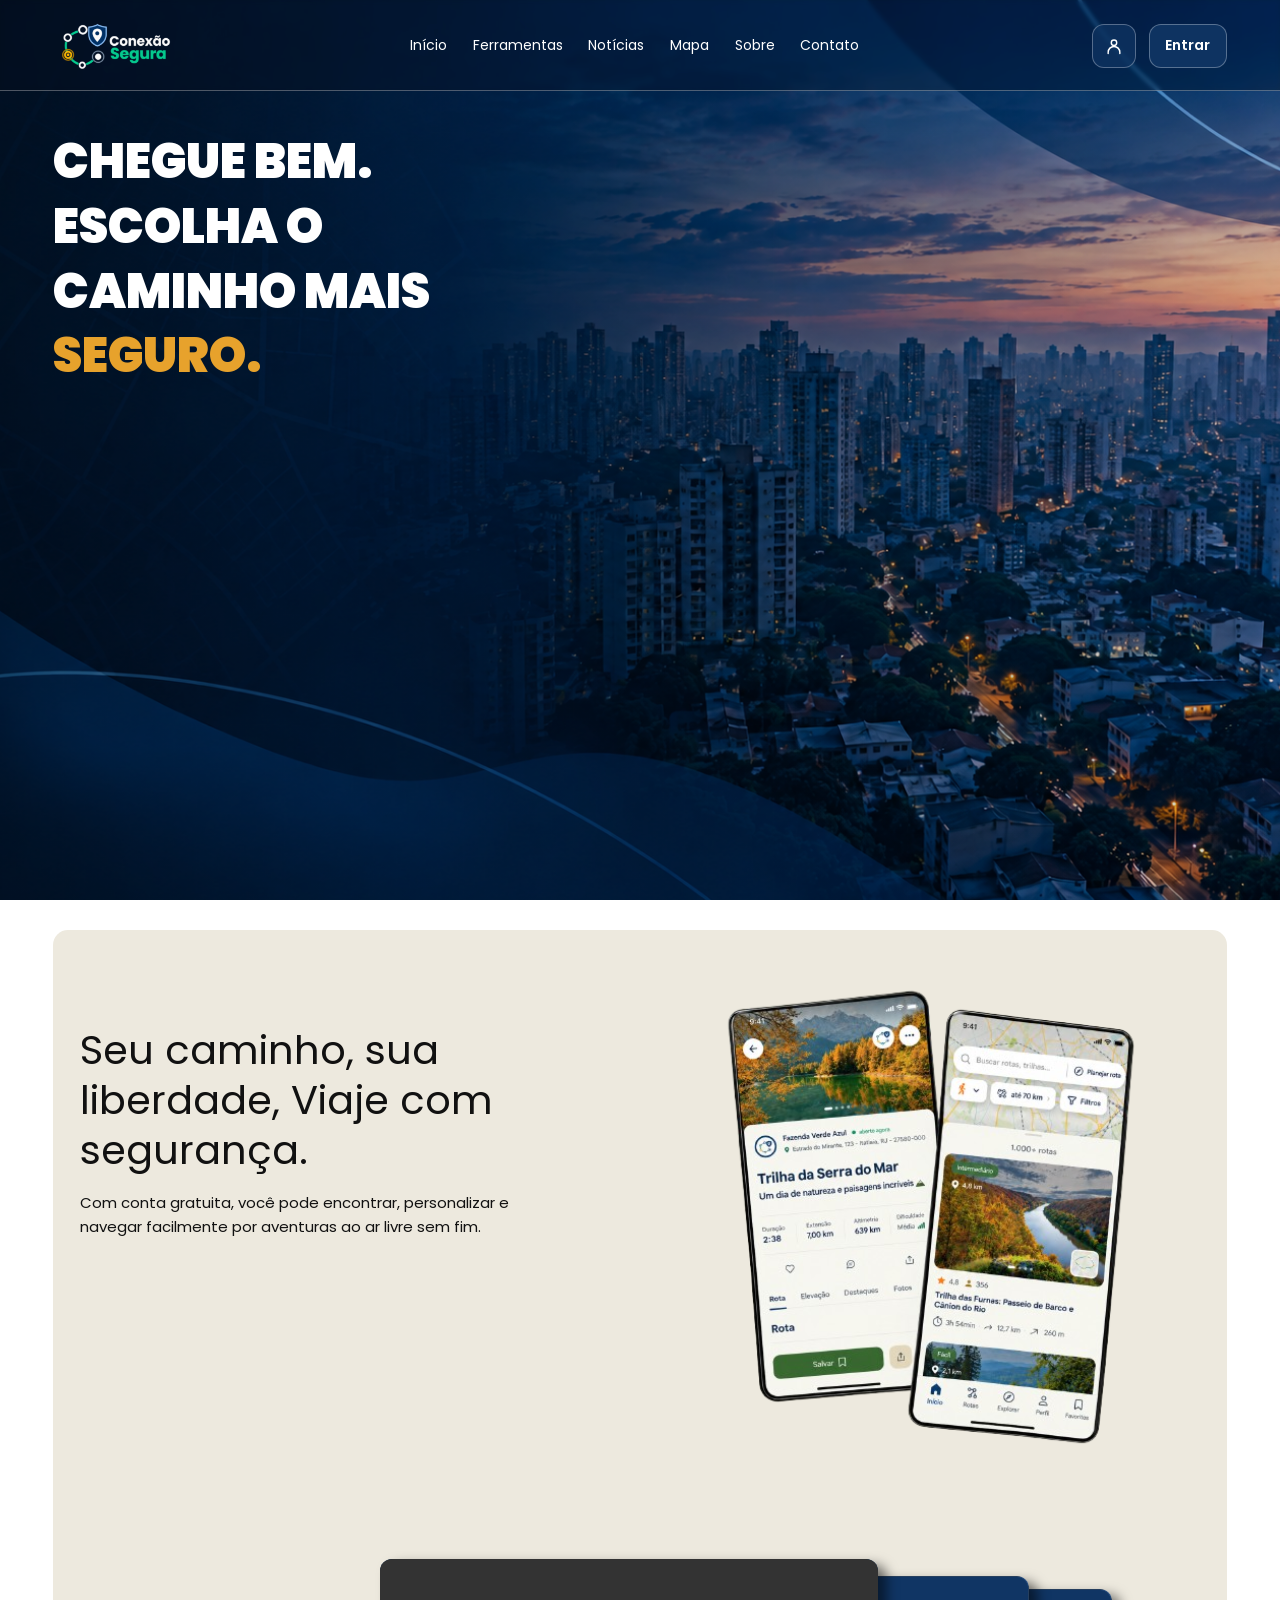
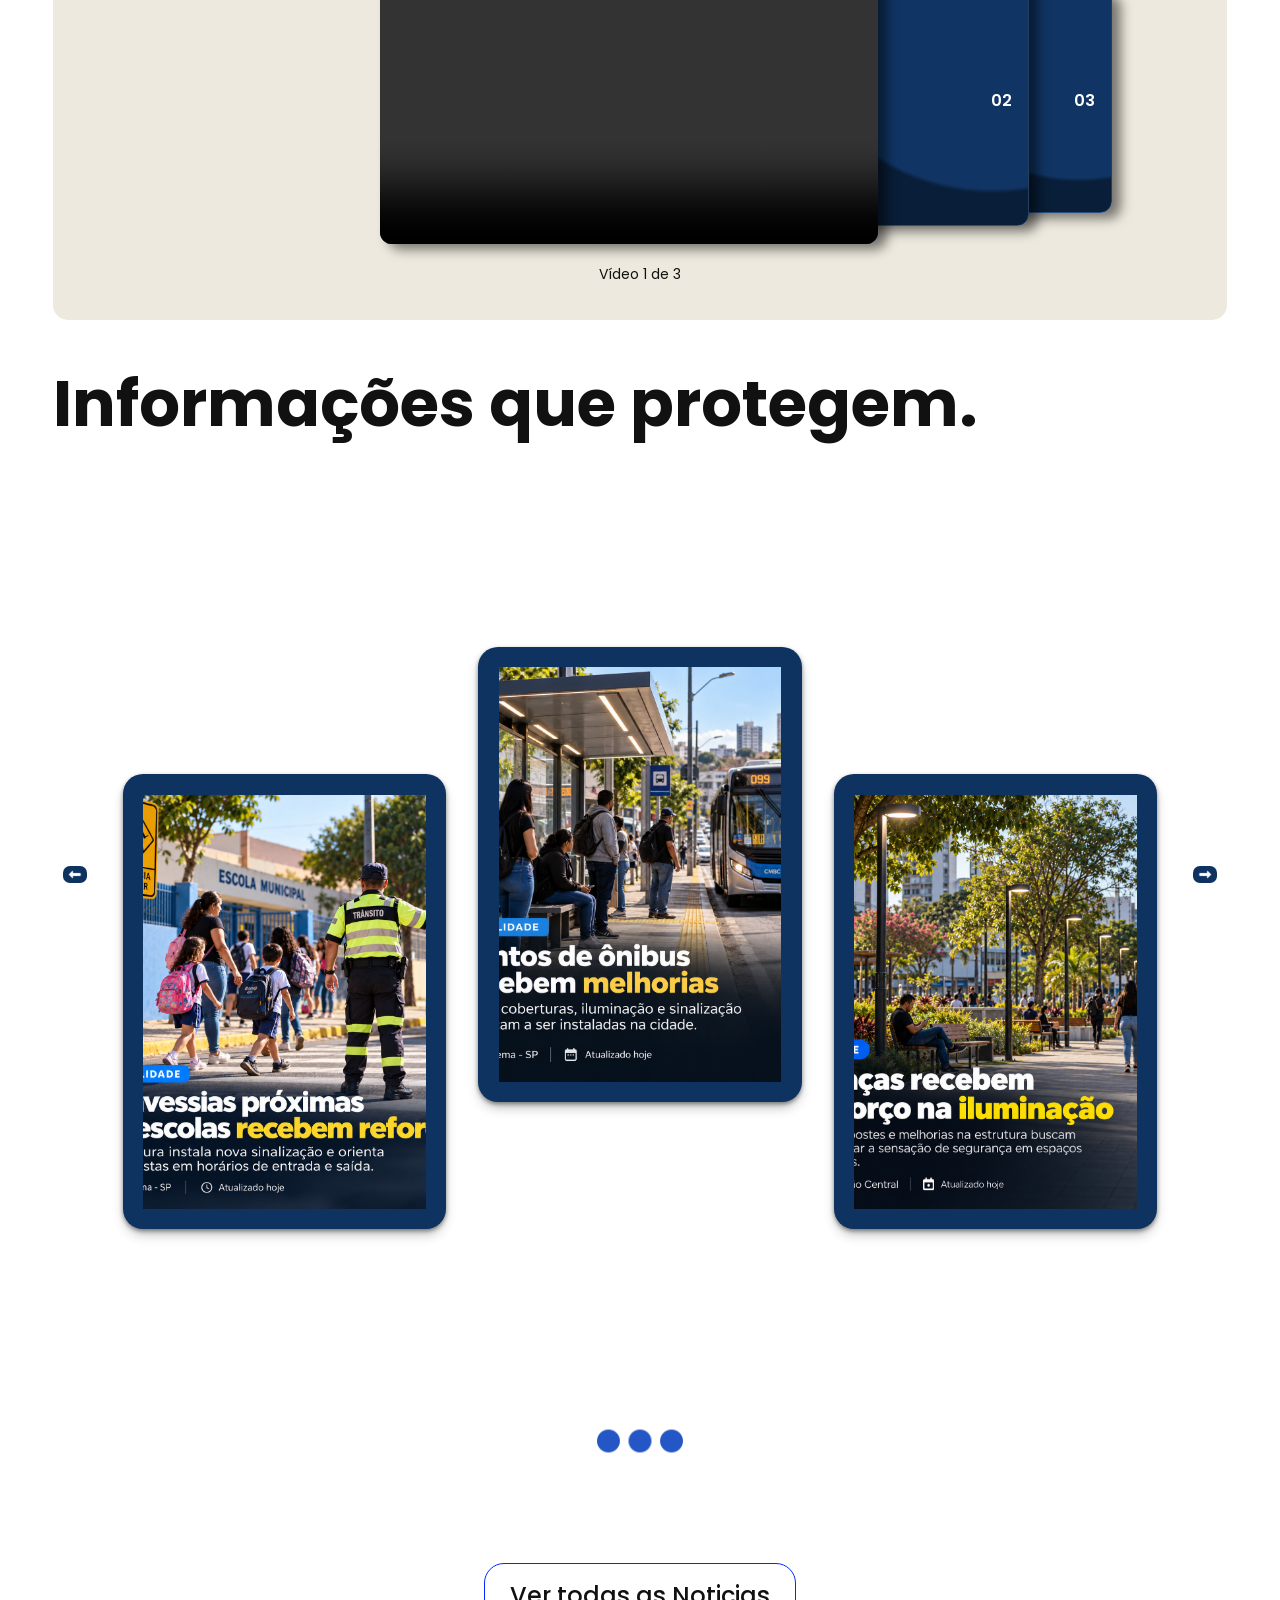
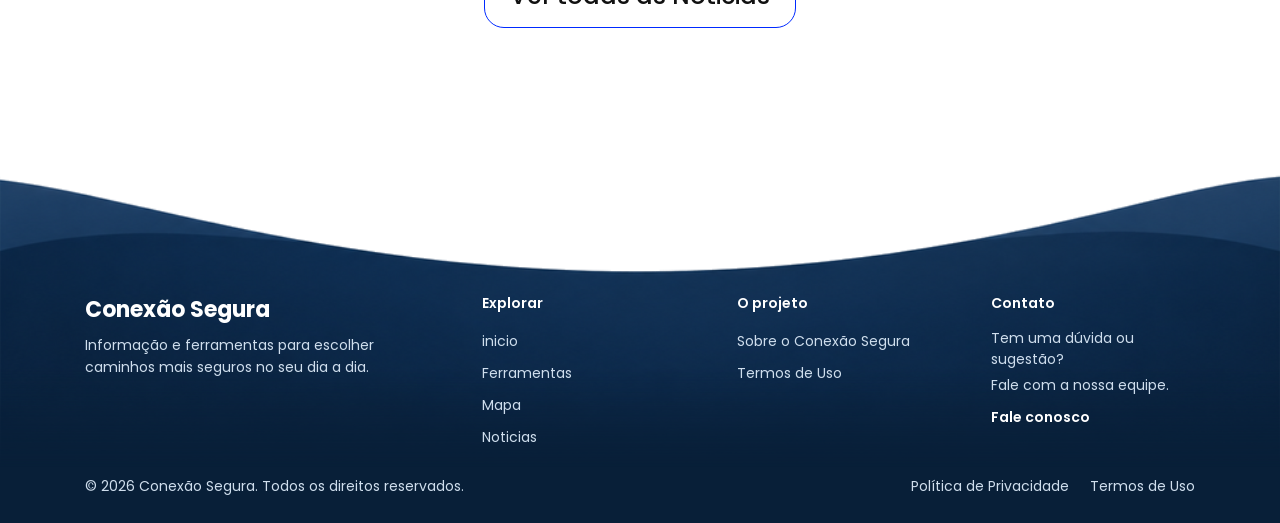
<file: index.html>
<!DOCTYPE html> <!-- Informa que este documento usa HTML5. -->
<html lang="pt-BR"> <!-- Define o idioma da página para leitores de tela e ferramentas do navegador. -->
<head> <!-- Agrupa as configurações da página. -->
    <meta charset="UTF-8"> <!-- Permite apresentar acentos corretamente. -->
    <meta name="viewport" content="width=device-width, initial-scale=1.0"> <!-- Usa a largura do dispositivo sem impedir que a pessoa amplie a página. -->
    <meta name="description" content="Informação e ferramentas para escolher caminhos mais seguros no seu dia a dia."> <!-- Resume a finalidade da página inicial. -->
    <link rel="icon" href="./assets/Favicon.png?v=2" type="image/png"> <!-- Mantém o favicon PNG usado no restante do site. -->
    <link rel="stylesheet" href="css/index.css"> <!-- Carrega os estilos exclusivos da página inicial. -->
    <link rel="preconnect" href="https://fonts.googleapis.com"> <!-- Antecipa a conexão com o serviço de fontes. -->
    <link rel="preconnect" href="https://fonts.gstatic.com" crossorigin> <!-- Prepara a conexão que entrega os arquivos da fonte. -->
    <link href="https://fonts.googleapis.com/css2?family=Poppins:wght@400;500;600;700;900&display=swap" rel="stylesheet"> <!-- Carrega somente os pesos de Poppins usados nesta página. -->
    <title>Conexão Segura</title> <!-- Identifica o site na aba do navegador. -->
</head> <!-- Encerra as configurações da página. -->
<body> <!-- Inicia o conteúdo visível. -->
    <a class="pular-conteudo" href="#conteudo">Pular para o conteúdo</a> <!-- Permite chegar ao conteúdo principal usando o teclado. -->
    <header class="cabecalho-principal" id="inicio"> <!-- Apresenta a marca, a navegação e o acesso à conta. -->
        <a class="marca" href="./index.html" aria-label="Ir para o início"> <!-- Permite voltar à página inicial pela marca. -->
            <img src="./assets/index/logo.svg" width="124" height="67" alt="Conexão Segura"> <!-- Mantém a logo existente e reserva seu espaço antes do carregamento. -->
        </a> <!-- Encerra o acesso pela marca. -->
        <nav class="menu-desktop" aria-label="Navegação principal"> <!-- Exibe o menu completo quando há espaço no cabeçalho. -->
            <ul> <!-- Agrupa os destinos da navegação. -->
                <li><a href="./index.html" aria-current="page">Início</a></li> <!-- Identifica a página atual. -->
                <li><a href="./pages/ferramentas.html">Ferramentas</a></li> <!-- Abre as ferramentas do projeto. -->
                <li><a href="./pages/noticias.html">Notícias</a></li> <!-- Abre a página de notícias. -->
                <li><a href="./pages/noticias.html#mapa">Mapa</a></li> <!-- Usa o identificador que já existe na seção do mapa. -->
                <li><a href="./pages/SobreNós.html">Sobre</a></li> <!-- Usa o nome real do arquivo, incluindo maiúsculas e acento. -->
                <li><a href="#contato">Contato</a></li> <!-- Leva ao contato no rodapé. -->
            </ul> <!-- Encerra a lista de destinos. -->
        </nav> <!-- Encerra o menu para telas grandes. -->
        <div class="botoesHeader"> <!-- Reúne os acessos à conta. -->
            <a class="icone-conta" href="./pages/minha-conta.html" aria-label="Minha conta">
                <svg width="20" height="20" viewBox="0 0 24 24" fill="none"
                     stroke="currentColor" stroke-width="1.7" stroke-linecap="round" aria-hidden="true">
                    <circle cx="12" cy="8" r="3.25" />
                    <path d="M5 21v-1.5a7 7 0 0 1 14 0V21" />
                </svg>
            </a>
            <a class="entrar" href="./pages/login.html">Entrar</a>
        </div> <!-- Encerra os acessos à conta. -->
        <details class="menu-mobile"> <!-- Usa um controle nativo que abre e fecha o menu sem JavaScript. -->
            <summary aria-label="Menu de navegação"><span class="icone-menu" aria-hidden="true"></span></summary> <!-- Disponibiliza um botão de menu que também funciona pelo teclado. -->
            <nav aria-label="Navegação principal em telas menores"> <!-- Apresenta os mesmos destinos no menu compacto. -->
                <ul> <!-- Organiza os links do menu compacto. -->
                    <li><a href="./index.html" aria-current="page">Início</a></li> <!-- Identifica a página atual no menu compacto. -->
                    <li><a href="./pages/ferramentas.html">Ferramentas</a></li> <!-- Abre as ferramentas do projeto. -->
                    <li><a href="./pages/noticias.html">Notícias</a></li> <!-- Abre a página de notícias. -->
                    <li><a href="./pages/noticias.html#mapa">Mapa</a></li> <!-- Abre a seção existente do mapa. -->
                    <li><a href="./pages/SobreNós.html">Sobre</a></li> <!-- Abre a página Sobre Nós. -->
                    <li><a href="#contato">Contato</a></li> <!-- Leva ao contato sem depender de JavaScript. -->
                </ul> <!-- Encerra a lista do menu compacto. -->
            </nav> <!-- Encerra a navegação em telas menores. -->
        </details> <!-- Encerra o controle do menu compacto. -->
    </header> <!-- Encerra o cabeçalho do site. -->
    <main id="conteudo" tabindex="-1"> <!-- Identifica o conteúdo principal e recebe o foco do atalho inicial. -->
        <section class="video" aria-labelledby="titulo-principal"> <!-- Apresenta o vídeo de fundo e a mensagem principal. -->
            <video autoplay loop muted playsinline poster="./assets/index/background-desktop.png" class="videovideo" aria-hidden="true" tabindex="-1"> <!-- Mantém o vídeo decorativo no próprio celular e oferece uma imagem enquanto ele carrega. -->
                <source src="./assets/index/vdovdo.mp4" type="video/mp4"> <!-- Reaproveita o vídeo já presente nos assets. -->
            </video> <!-- Encerra o vídeo decorativo. -->
            <div class="texto-video"> <!-- Limita o texto à largura disponível no banner. -->
                <h1 id="titulo-principal">CHEGUE BEM. ESCOLHA O CAMINHO MAIS <span>SEGURO.</span></h1> <!-- Define um único título principal e mantém o destaque dourado. -->
            </div> <!-- Encerra o texto do banner. -->
        </section> <!-- Encerra a apresentação inicial. -->
        <section class="sect2" id="ferramentas" aria-labelledby="titulo-ferramentas"> <!-- Apresenta a proposta do projeto e a imagem dos celulares. -->
            <div class="container"> <!-- Mantém o cartão de fundo claro do design existente. -->
                <div class="container2ajuste"> <!-- Exibe texto e imagem lado a lado ou empilhados, conforme o espaço. -->
                    <div class="textos"> <!-- Agrupa os textos desta apresentação. -->
                        <h2 id="titulo-ferramentas">Seu caminho, sua liberdade, Viaje com segurança.</h2> <!-- Mantém o título original com quebras naturais. -->
                        <p>Com conta gratuita, você pode encontrar, personalizar e navegar facilmente por aventuras ao ar livre sem fim.</p> <!-- Deixa o navegador distribuir o texto sem uma quebra fixa para desktop. -->
                    </div> <!-- Encerra os textos da apresentação. -->
                    <div class="mockup"> <!-- Reserva uma área flexível para a imagem dos celulares. -->
                        <img src="./assets/index/celulares.svg" width="472" height="529" alt="Prévia do Conexão Segura em dois celulares" loading="lazy" decoding="async"> <!-- Mantém a proporção da imagem e adia seu carregamento fora da primeira tela. -->
                    </div> <!-- Encerra a área dos celulares. -->
                </div> <!-- Encerra a composição de texto e imagem. -->
                <section class="carrossel-videos" aria-label="Carrossel de vídeos">
                    <div class="carrossel-videos-pilha">
                        <button class="carrossel-video carrossel-video-fundo" type="button" data-video="3" aria-label="Selecionar vídeo 3"><span aria-hidden="true">03</span></button>
                        <button class="carrossel-video carrossel-video-meio" type="button" data-video="2" aria-label="Selecionar vídeo 2"><span aria-hidden="true">02</span></button>
                        <div class="carrossel-video carrossel-video-ativo">
                            <video src="./assets/index/conexao-segura-pitch.mp4" controls playsinline preload="none" aria-label="Pitch do Conexão Segura"></video>
                            <p class="carrossel-video-indisponivel" aria-hidden="true" hidden>Vídeo indisponível</p>
                        </div>
                    </div>
                    <p class="carrossel-videos-estado" role="status">Vídeo 1 de 3</p>
                </section>
            </div> <!-- Encerra o fundo claro da seção. -->
        </section> <!-- Encerra a apresentação das ferramentas. -->
        <section class="infos" id="noticias" aria-labelledby="titulo-noticias"> <!-- Organiza a área de notícias sem alterar seu conteúdo pendente. -->
            <div class="h2text"> <!-- Mantém o alinhamento do título desta seção. -->
                <h2 id="titulo-noticias">Informações que protegem.</h2> <!-- Identifica a seção de notícias. -->
            </div> <!-- Encerra a área do título. -->
            <div class="container"> <!-- Alinha as setas decorativas e a lista de cartões. -->
                <span class="seta-noticias" aria-hidden="true"><img src="./assets/index/esquerda.svg" width="24" height="24" alt="" loading="lazy"></span> <!-- Mantém a seta visual sem apresentar uma ação que ainda não foi implementada. -->
                <div class="lista-noticias" role="region" aria-label="Cartões de notícias; em telas menores, role para os lados" tabindex="0"> <!-- Permite rolar os cartões por toque e pelo teclado em telas menores. -->
                    <div class="noticia direita"><img src="./assets/index/noticia-escolas.png" alt="Travessias próximas a escolas recebem reforço" loading="lazy" decoding="async"></div>
                    <div class="noticia"><img src="./assets/index/noticia-onibus.png" alt="Pontos de ônibus recebem melhorias" loading="lazy" decoding="async"></div>
                    <div class="noticia esquerda"><img src="./assets/index/noticia-pracas.png" alt="Praças recebem reforço na iluminação" loading="lazy" decoding="async"></div>
                </div> <!-- Encerra a lista que pode rolar sem mover a página inteira. -->
                <span class="seta-noticias" aria-hidden="true"><img src="./assets/index/direita.svg" width="24" height="24" alt="" loading="lazy"></span> <!-- Mantém a seta decorativa do design original. -->
            </div> <!-- Encerra a composição dos cartões. -->
            <img class="pontos-noticias" src="./assets/index/3 pontinhos.svg" alt="" aria-hidden="true" loading="lazy"> <!-- Mantém o indicador decorativo já usado na página. -->
            <a href="./pages/noticias.html" class="tdsNoticias">Ver todas as Noticias</a> <!-- Oferece o acesso funcional à página de notícias. -->
        </section> <!-- Encerra a seção de notícias. -->
    </main> <!-- Encerra o conteúdo principal. -->
    <footer> <!-- Apresenta os links institucionais em um rodapé que cresce com o conteúdo. -->
        <div class="container"> <!-- Organiza as colunas do rodapé. -->
            <div class="footerdiv"> <!-- Distribui as colunas conforme a largura da tela. -->
                <div class="textdiv" id="contato"> <!-- Mantém o destino do link Contato. -->
                    <h2>Conexão Segura</h2> <!-- Identifica o projeto no rodapé. -->
                    <p>Informação e ferramentas para escolher caminhos mais seguros no seu dia a dia.</p> <!-- Mantém a descrição original do projeto. -->
                </div> <!-- Encerra a descrição do projeto. -->
                <nav class="navegacao" aria-label="Explorar o site"> <!-- Agrupa os destinos principais do rodapé. -->
                    <h3>Explorar</h3> <!-- Identifica este grupo de links. -->
                    <ul> <!-- Lista as páginas para explorar. -->
                        <li><a href="./index.html">inicio</a></li> <!-- Volta à página inicial. -->
                        <li><a href="./pages/ferramentas.html">Ferramentas</a></li> <!-- Abre as ferramentas. -->
                        <li><a href="./pages/noticias.html#mapa">Mapa</a></li> <!-- Abre a seção correta do mapa. -->
                        <li><a href="./pages/noticias.html">Noticias</a></li> <!-- Abre a página de notícias. -->
                    </ul> <!-- Encerra os links para explorar. -->
                </nav> <!-- Encerra a navegação principal do rodapé. -->
                <nav class="navegacao" aria-label="Informações do projeto"> <!-- Agrupa as páginas institucionais. -->
                    <h3>O projeto</h3> <!-- Identifica os links institucionais. -->
                    <ul> <!-- Lista as páginas institucionais. -->
                        <li><a href="./pages/SobreNós.html">Sobre o Conexão Segura</a></li> <!-- Usa o arquivo Sobre Nós existente. -->
                        <li><a href="./pages/termos.html">Termos de Uso</a></li> <!-- Abre os termos que já estão no projeto. -->
                    </ul> <!-- Encerra a lista institucional. -->
                </nav> <!-- Encerra a navegação institucional. -->
                <nav class="navegacao navegacao-contato" aria-label="Contato com a equipe"> <!-- Agrupa os textos de contato existentes. -->
                    <h3>Contato</h3> <!-- Identifica a coluna de contato. -->
                    <ul> <!-- Mantém os textos que já estavam nesta coluna. -->
                        <li><a href="#contato">Tem uma dúvida ou sugestão?</a></li> <!-- Mantém o convite de contato na própria seção. -->
                        <li><a href="#contato">Fale com a nossa equipe.</a></li> <!-- Mantém a orientação de contato existente. -->
                        <li><a href="#contato" class="contato">Fale conosco</a></li> <!-- Preserva o destaque enquanto o canal de contato não é definido. -->
                    </ul> <!-- Encerra os textos de contato. -->
                </nav> <!-- Encerra a coluna de contato. -->
            </div> <!-- Encerra as colunas do rodapé. -->
        </div> <!-- Encerra a organização interna do rodapé. -->
        <div class="finalfooter"> <!-- Organiza a linha de direitos e informações legais. -->
            <p>© 2026 Conexão Segura. Todos os direitos reservados.</p> <!-- Mantém o aviso original de direitos autorais. -->
            <div> <!-- Permite que os textos legais quebrem para outra linha quando necessário. -->
                <p>Política de Privacidade</p> <!-- Preserva o texto de privacidade enquanto não há uma página específica. -->
                <p>Termos de Uso</p> <!-- Mantém o texto legal original. -->
            </div> <!-- Encerra os textos legais. -->
        </div> <!-- Encerra a linha final do rodapé. -->
    </footer> <!-- Encerra o rodapé do site. -->
    <script src="./js/carrossel-inicio.js" defer></script>
</body> <!-- Encerra o conteúdo visível. -->
</html> <!-- Encerra o documento HTML. -->
</file>
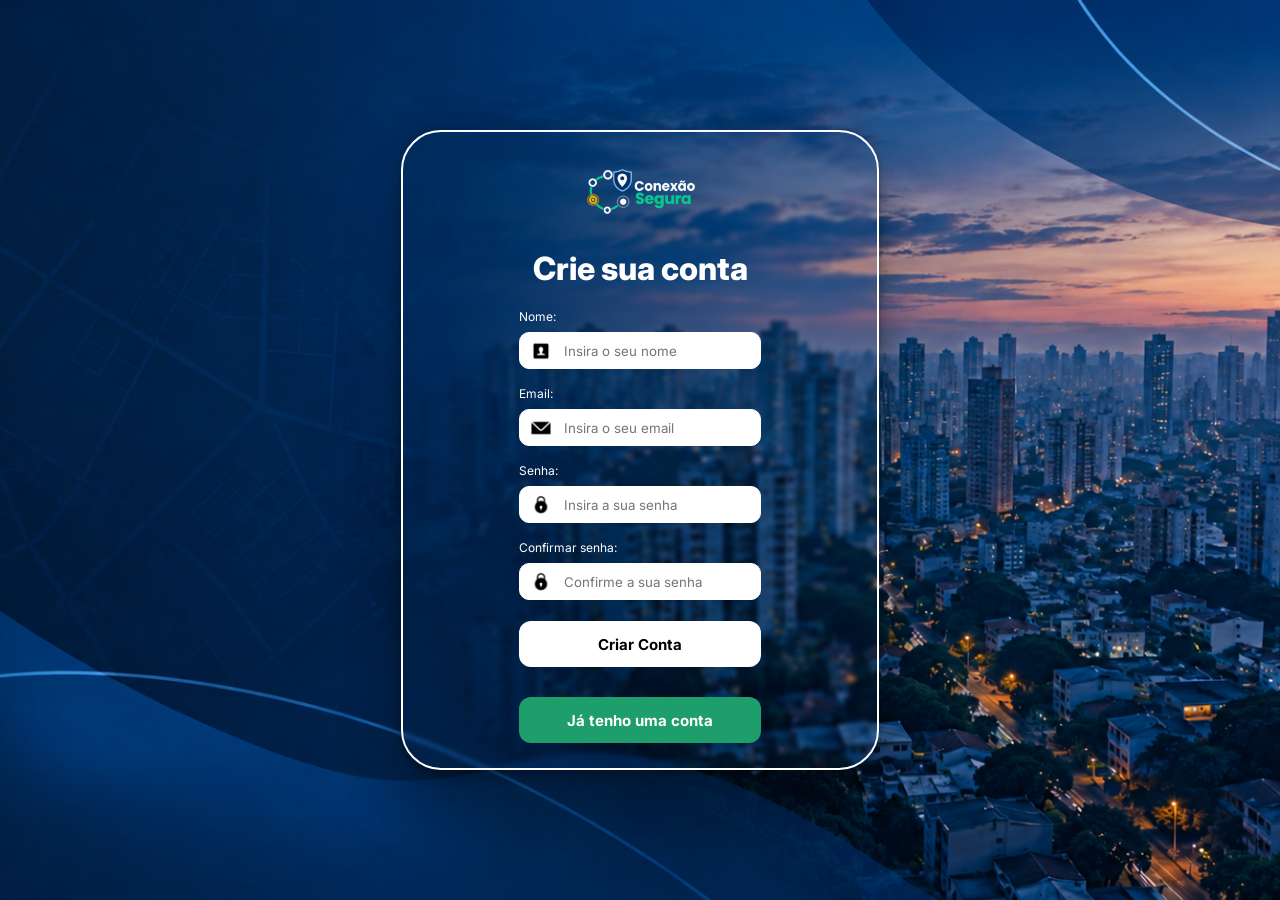
<file: pages/createAccount.html>
<!doctype html> <!-- Declara que o documento utiliza HTML5. -->
<html lang="pt-br"> <!-- Inicia o documento e informa que seu idioma é português do Brasil. -->
  <head> <!-- Inicia a seção de metadados e recursos da página. -->
    <meta charset="UTF-8" /> <!-- Define a codificação UTF-8 para exibir corretamente acentos e outros caracteres. -->
    <meta name="viewport" content="width=device-width, initial-scale=1.0" /> <!-- Ajusta a largura da área de visualização à do dispositivo e define a escala inicial como 1. -->
    <link rel="icon" href="../assets/Favicon.png?v=2" type="image/png" /> <!-- Define o favicon PNG da aba e usa uma versão para atualizar o cache do navegador. -->
    <link rel="stylesheet" href="../css/creacteAccount.css" /> <!-- Carrega a folha de estilos da tela de cadastro. -->
    <link rel="preconnect" href="https://fonts.googleapis.com" /> <!-- Solicita a preparação antecipada da conexão com o servidor de estilos do Google Fonts. -->
    <link rel="preconnect" href="https://fonts.gstatic.com" crossorigin /> <!-- Prepara a conexão com o servidor de arquivos de fontes usando o modo de acesso entre origens indicado por crossorigin. -->
    <link href="https://fonts.googleapis.com/css2?family=Inter:ital,opsz,wght@0,14..32,100..900;1,14..32,100..900&display=swap" rel="stylesheet" /> <!-- Carrega os estilos da fonte Inter, incluindo versões normais e itálicas, e solicita a troca da fonte quando ela estiver disponível. -->
    <title>Conexão Segura</title> <!-- Define o título exibido na aba do navegador. -->
  </head> <!-- Encerra a seção de metadados e recursos. -->
  <body> <!-- Inicia o conteúdo visível da página. -->
    <main class="container"> <!-- Define o conteúdo principal e aplica a classe container usada pelo CSS. -->
      <form> <!-- Inicia o formulário que agrupa os campos e os botões de cadastro. -->
        <div class="imgDiv"> <!-- Agrupa o logo para permitir sua seleção pelos estilos. -->
          <a href="../index.html" aria-label="Voltar ao inicio">
          <img src="../assets/create-account-screen/logo.svg" alt="Logo Conexão Segura" /></a> <!-- Exibe o logo pelo caminho de src e fornece sua descrição textual em alt. -->
        </div> <!-- Encerra o grupo do logo. -->

        <h1>Crie sua conta</h1> <!-- Exibe o título principal da tela de cadastro. -->

        <div class="containerr"> <!-- Agrupa os campos e os botões para organizar seu posicionamento pelo CSS. -->

          <div class="inputs"> <!-- Inicia o grupo de todos os campos de entrada. -->
            <div class="Nome"> <!-- Agrupa o rótulo e a entrada do nome. -->
              <label for="name">Nome:</label> <!-- Exibe o rótulo Nome e o associa ao campo cujo id é name. -->
              <div class="input"> <!-- Cria o contêiner que posiciona o ícone junto ao campo de nome. -->
                <img src="../assets/create-account-screen/Name.svg" alt="" /> <!-- Exibe o ícone decorativo de nome; o alt vazio indica que ele não precisa de descrição. -->
                <input id="name" type="text" placeholder="Insira o seu nome" /> <!-- Cria uma entrada de texto com o id name e uma orientação exibida enquanto estiver vazia. -->
              </div> <!-- Encerra o contêiner do ícone e do campo de nome. -->
            </div> <!-- Encerra o grupo do nome. -->

            <div class="inputEmail"> <!-- Agrupa o rótulo e a entrada do e-mail. -->
              <label for="email">Email:</label> <!-- Exibe o rótulo Email e o associa ao campo cujo id é email. -->
              <div class="input"> <!-- Cria o contêiner que posiciona o ícone junto ao campo de e-mail. -->
                <img src="../assets/create-account-screen/Email.svg" alt="" /> <!-- Exibe o ícone decorativo de e-mail, sem descrição alternativa. -->
                <input id="email" type="email" placeholder="Insira o seu email" /> <!-- Cria uma entrada de e-mail com verificação de formato pelo navegador quando preenchida e uma orientação no campo vazio. -->
              </div> <!-- Encerra o contêiner do ícone e do campo de e-mail. -->
            </div> <!-- Encerra o grupo do e-mail. -->

            <div> <!-- Agrupa o rótulo e a entrada da senha. -->
              <label for="password">Senha:</label> <!-- Exibe o rótulo Senha e o associa ao campo cujo id é password. -->
              <div class="input"> <!-- Cria o contêiner que posiciona o ícone junto ao campo de senha. -->
                <img src="../assets/create-account-screen/Lock.svg" alt="" /> <!-- Exibe o ícone decorativo de cadeado, sem descrição alternativa. -->
                <input id="password" type="password" placeholder="Insira a sua senha" /> <!-- Cria uma entrada que oculta visualmente os caracteres digitados e mostra uma orientação enquanto estiver vazia. -->
              </div> <!-- Encerra o contêiner do ícone e do campo de senha. -->
            </div> <!-- Encerra o grupo da senha. -->

            <div> <!-- Agrupa o rótulo e a entrada de confirmação da senha. -->
              <label for="confirm-password">Confirmar senha:</label> <!-- Exibe o rótulo de confirmação e o associa ao campo cujo id é confirm-password. -->
              <div class="input"> <!-- Cria o contêiner que posiciona o ícone junto ao campo de confirmação. -->
                <img src="../assets/create-account-screen/Lock.svg" alt="" /> <!-- Exibe o ícone decorativo de cadeado no campo de confirmação. -->
                <input id="confirm-password" type="password" placeholder="Confirme a sua senha" /> <!-- Cria outra entrada com caracteres ocultos para repetir a senha; a comparação dos valores exige lógica adicional. -->

              </div> <!-- Encerra o contêiner do ícone e do campo de confirmação. -->
            </div> <!-- Encerra o grupo de confirmação da senha. -->
          </div> <!-- Encerra o grupo de todos os campos de entrada. -->

          <div class="btoes"> <!-- Agrupa os botões para aplicar o alinhamento e o espaçamento definidos no CSS. -->
            <button>Criar Conta</button> <!-- Exibe o botão Criar Conta; dentro do formulário, a ausência de type faz seu tipo padrão ser submit. -->
            <a class="btnverde" href="login.html">Já tenho uma conta</a> <!-- Leva o usuário de volta à tela de login. -->
          </div> <!-- Encerra o grupo de botões. -->

        </div> <!-- Encerra o grupo que reúne os campos e os botões. -->
      </form> <!-- Encerra o formulário de cadastro. -->
    </main> <!-- Encerra o conteúdo principal da página. -->
    <script src="../js/createAccount.js"></script>
  </body> <!-- Encerra o conteúdo visível da página. -->
</html> <!-- Encerra o documento HTML. -->
</file>
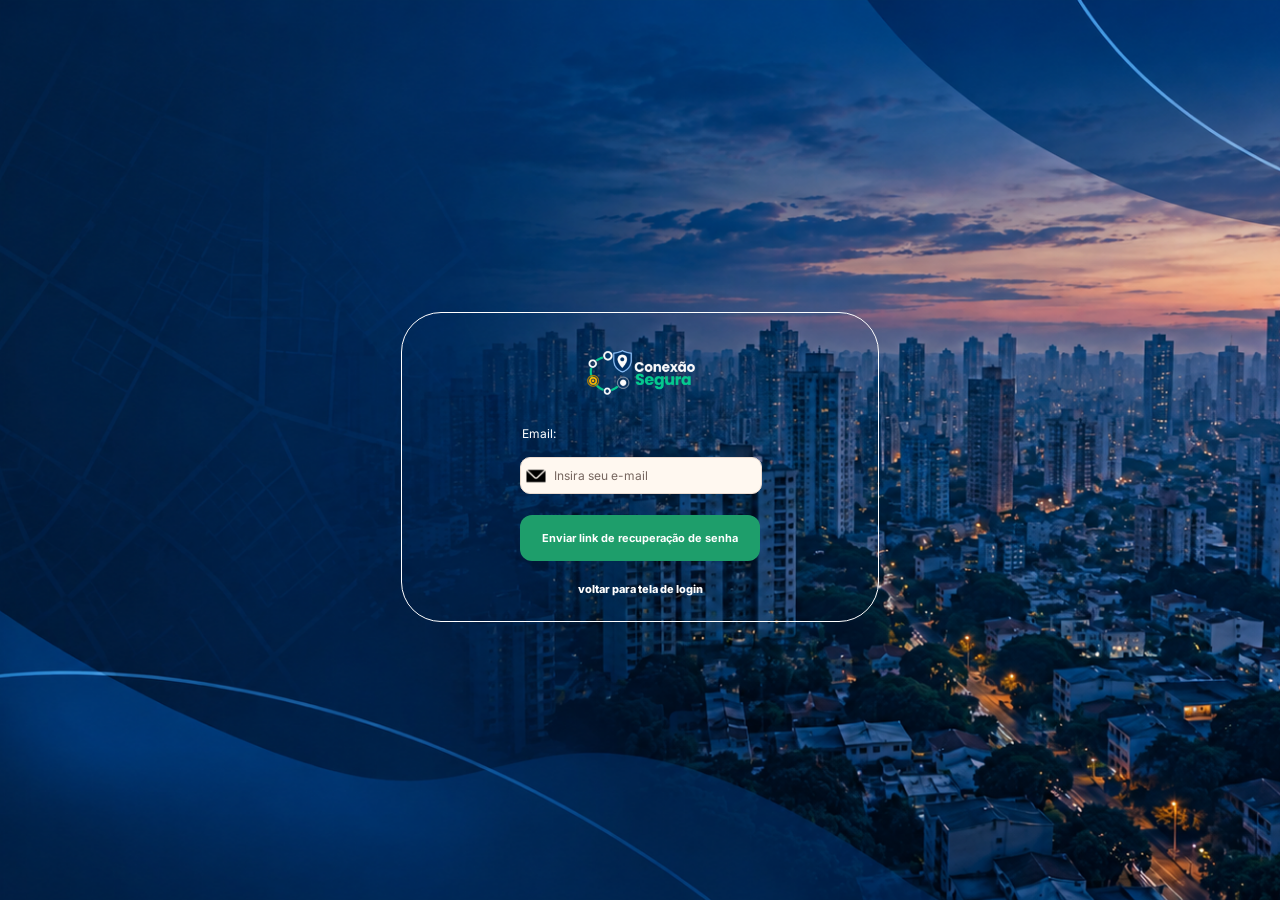
<file: pages/forgot.password.html>
<!doctype html> <!-- Declara que o documento utiliza HTML5. -->
<html lang="pt-br"> <!-- Inicia o documento e define seu idioma como português do Brasil. -->
  <head> <!-- Inicia a seção de metadados e recursos da página. -->
    <meta charset="UTF-8" /> <!-- Define a codificação UTF-8 para exibir corretamente acentos e outros caracteres. -->
    <meta name="viewport" content="width=device-width, initial-scale=1.0" /> <!-- Ajusta a largura da área de visualização à do dispositivo e define a escala inicial como 1. -->
    <link rel="icon" href="../assets/Favicon.png?v=2" type="image/png" /> <!-- Define o favicon PNG da aba e usa uma versão para atualizar o cache do navegador. -->
    <link rel="stylesheet" href="../css/forgot.passwoed.css" /> <!-- Carrega os estilos da tela de recuperação de senha. -->
    <link rel="preconnect" href="https://fonts.googleapis.com" /> <!-- Prepara a conexão com o servidor de estilos do Google Fonts. -->
    <link rel="preconnect" href="https://fonts.gstatic.com" crossorigin /> <!-- Prepara a conexão entre origens com o servidor dos arquivos de fontes. -->
    <link href="https://fonts.googleapis.com/css2?family=Inter:wght@400;700;800&display=swap" rel="stylesheet" /> <!-- Carrega a fonte Inter nos pesos regular, negrito e extranegrito usados no layout. -->
    <title>Recuperar senha | Conexão Segura</title> <!-- Identifica a tela de recuperação de senha na aba do navegador. -->
  </head> <!-- Encerra a seção de metadados e recursos. -->
  <body> <!-- Inicia o conteúdo visível da página. -->
    <main class="container" aria-label="Recuperação de senha"> <!-- Cria o cartão principal e fornece um nome acessível para essa região. -->
      <form aria-label="Recuperar acesso à conta"> <!-- Agrupa os elementos da recuperação de acesso, sem integração com um servidor. -->
        <div class="imgDiv"> <!-- Reserva o espaço do logo no topo do cartão. -->
          <a href="login.html" aria-label="Conexão Segura: ir para a tela de login"> <!-- Transforma o logo em um link para a página de login. -->
            <img src="../assets/create-account-screen/logo.svg" alt="Logo Conexão Segura" width="124" height="67" /> <!-- Reutiliza o logo do projeto nas dimensões de 124 por 67 pixels indicadas no Figma. -->
          </a> <!-- Encerra o link do logo. -->
        </div> <!-- Encerra o grupo do logo. -->
        <div class="containerr"> <!-- Agrupa o conteúdo do campo de e-mail. -->
          <div class="inputEmail"> <!-- Organiza o rótulo e a entrada de e-mail em uma coluna. -->
            <label for="email">Email:</label> <!-- Exibe o rótulo e o associa ao campo com o id email. -->
            <div class="input"> <!-- Cria a referência de posicionamento para o ícone do campo. -->
              <img src="../assets/create-account-screen/Email.svg" alt="" width="20" height="20" /> <!-- Reutiliza o ícone decorativo de e-mail do projeto, com 20 por 20 pixels. -->
              <input id="email" name="email" type="email" autocomplete="email" placeholder="Insira seu e-mail" required /> <!-- Cria o campo obrigatório de e-mail com preenchimento automático e o texto de orientação do Figma. -->
            </div> <!-- Encerra o contêiner do ícone e da entrada de e-mail. -->
          </div> <!-- Encerra o grupo inputEmail. -->
        </div> <!-- Encerra o grupo de conteúdo containerr. -->
        <div class="btoes"> <!-- Agrupa o botão de recuperação para aplicar sua largura e seus estilos. -->
          <button class="btnverde" type="submit">Enviar link de recuperação de senha</button> <!-- Exibe o botão do Figma; o tipo button mantém esta etapa apenas visual, sem enviar o formulário. -->
        </div> <!-- Encerra o grupo do botão. -->
        <a class="login-link" href="login.html">voltar para tela de login</a> <!-- Adiciona o link de retorno ao login exibido abaixo do botão no Figma. -->
      </form> <!-- Encerra o formulário de recuperação de acesso. -->
    </main> <!-- Encerra o cartão principal. -->
  </body> <!-- Encerra o conteúdo visível da página. -->
  <script src="../js/forgot.password.js"></script>
</html> <!-- Encerra o documento HTML. -->
</file>
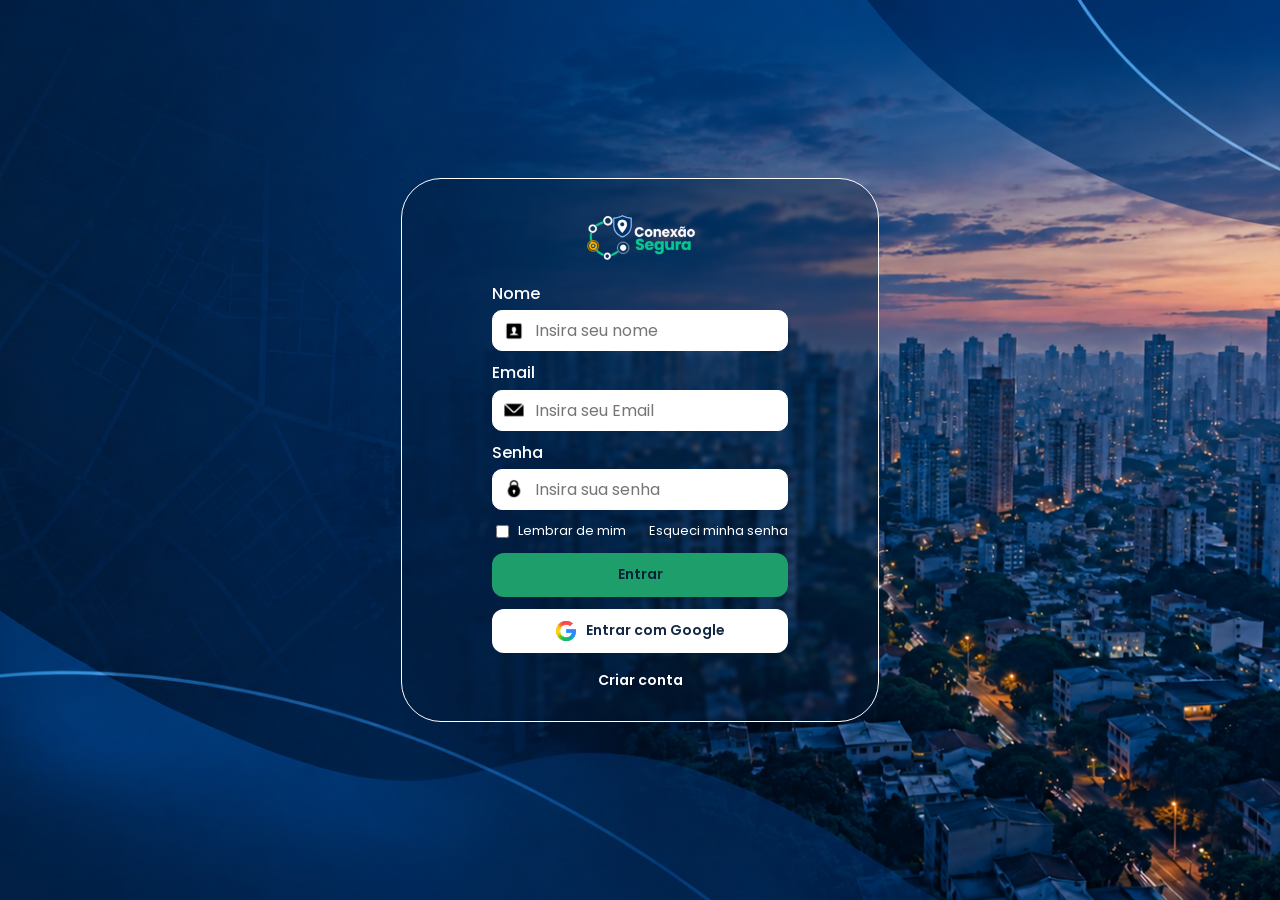
<file: pages/login.html>
<!DOCTYPE html>
<html lang="pt-BR">

<head>
    <!-- Permite exibir corretamente acentos e caracteres especiais. -->
    <meta charset="UTF-8">

    <!-- Ajusta a largura da página ao dispositivo. -->
    <meta name="viewport" content="width=device-width, initial-scale=1.0">

    <link rel="icon" href="../assets/Favicon.png?v=2" type="image/png"> <!-- Define o favicon PNG da aba e usa uma versão para atualizar o cache do navegador. -->

    <!-- Caminho relativo à localização deste HTML. -->
    <link rel="stylesheet" href="../css/login.css">

    <link rel="preconnect" href="https://fonts.googleapis.com">
    <link rel="preconnect" href="https://fonts.gstatic.com" crossorigin>
    <link
        href="https://fonts.googleapis.com/css2?family=Poppins:ital,wght@0,100;0,200;0,300;0,400;0,500;0,600;0,700;0,800;0,900;1,100;1,200;1,300;1,400;1,500;1,600;1,700;1,800;1,900&display=swap"
        rel="stylesheet">

    

    <title>Login | Conexão Segura</title>
</head>

<body>
    <!-- Conteúdo principal da página. -->
    <main class="container" aria-label="Acesso à conta">
        <!-- Abre a página Minha conta no fluxo local do protótipo. -->
        <form action="minha-conta.html">
            <!-- Caixa principal do formulário. -->
            <a href="../index.html" aria-label="Ir para a página inicial">
                <img class="imgDiv" src="../assets/create-account-screen/logo.svg" alt="Conexão Segura">
            </a>
            <div class="pai-de-todos">
                <!-- Agrupa os campos do formulário. -->
                <div class="inputs">
                    <div class="nome">
                        <label for="nome" class="labell">Nome</label>
                        <!-- Cada campo tem sua própria referência para posicionar o ícone. -->
                        <div class="input">
                            <!-- O caminho parte de pages; alt vazio indica um ícone decorativo. -->
                            <img src="../assets/create-account-screen/Name.svg" alt="">
                            <input type="text" id="nome" placeholder="Insira seu nome" autocomplete="name">
                        </div>
                    </div>
                    <div class="input-email">
                        <label for="email"  class="labell">Email</label>
                        <div class="input email">
                            <img src="../assets/create-account-screen/Email.svg" alt="">
                            <input type="email" id="email" placeholder="Insira seu Email" autocomplete="email" required>
                        </div>
                    </div>
                    <div class="input-senha">
                        <label for="password"  class="labell">Senha</label>
                        <div class="input senha">
                            <img src="../assets/create-account-screen/Lock.svg" alt="">
                            <input type="password" id="password" placeholder="Insira sua senha" autocomplete="current-password" required>
                        </div>
                    </div>
                </div>
            </div>
            <div class="lembrar-senha">
                <label class="labell">
                    <input type="checkbox" id="lembrar">
                    Lembrar de mim
                </label>
                <a href="forgot.password.html">Esqueci minha senha</a>
            </div>
            <button class="entrar" type="submit"> Entrar</button>
            <button class="entrar-google" type="button">
                <img src="../assets/login-screen/Img-google.png" alt="">
                Entrar com Google

            </button>
            <a class="criar-conta" href="createAccount.html">Criar conta</a>
            <p class="login-status" role="status" hidden></p> <!-- Exibe o retorno de ações do formulário. -->
        </form>
        
    </main>
    <script src="../js/login.js"></script>
</body>

</html>
</file>
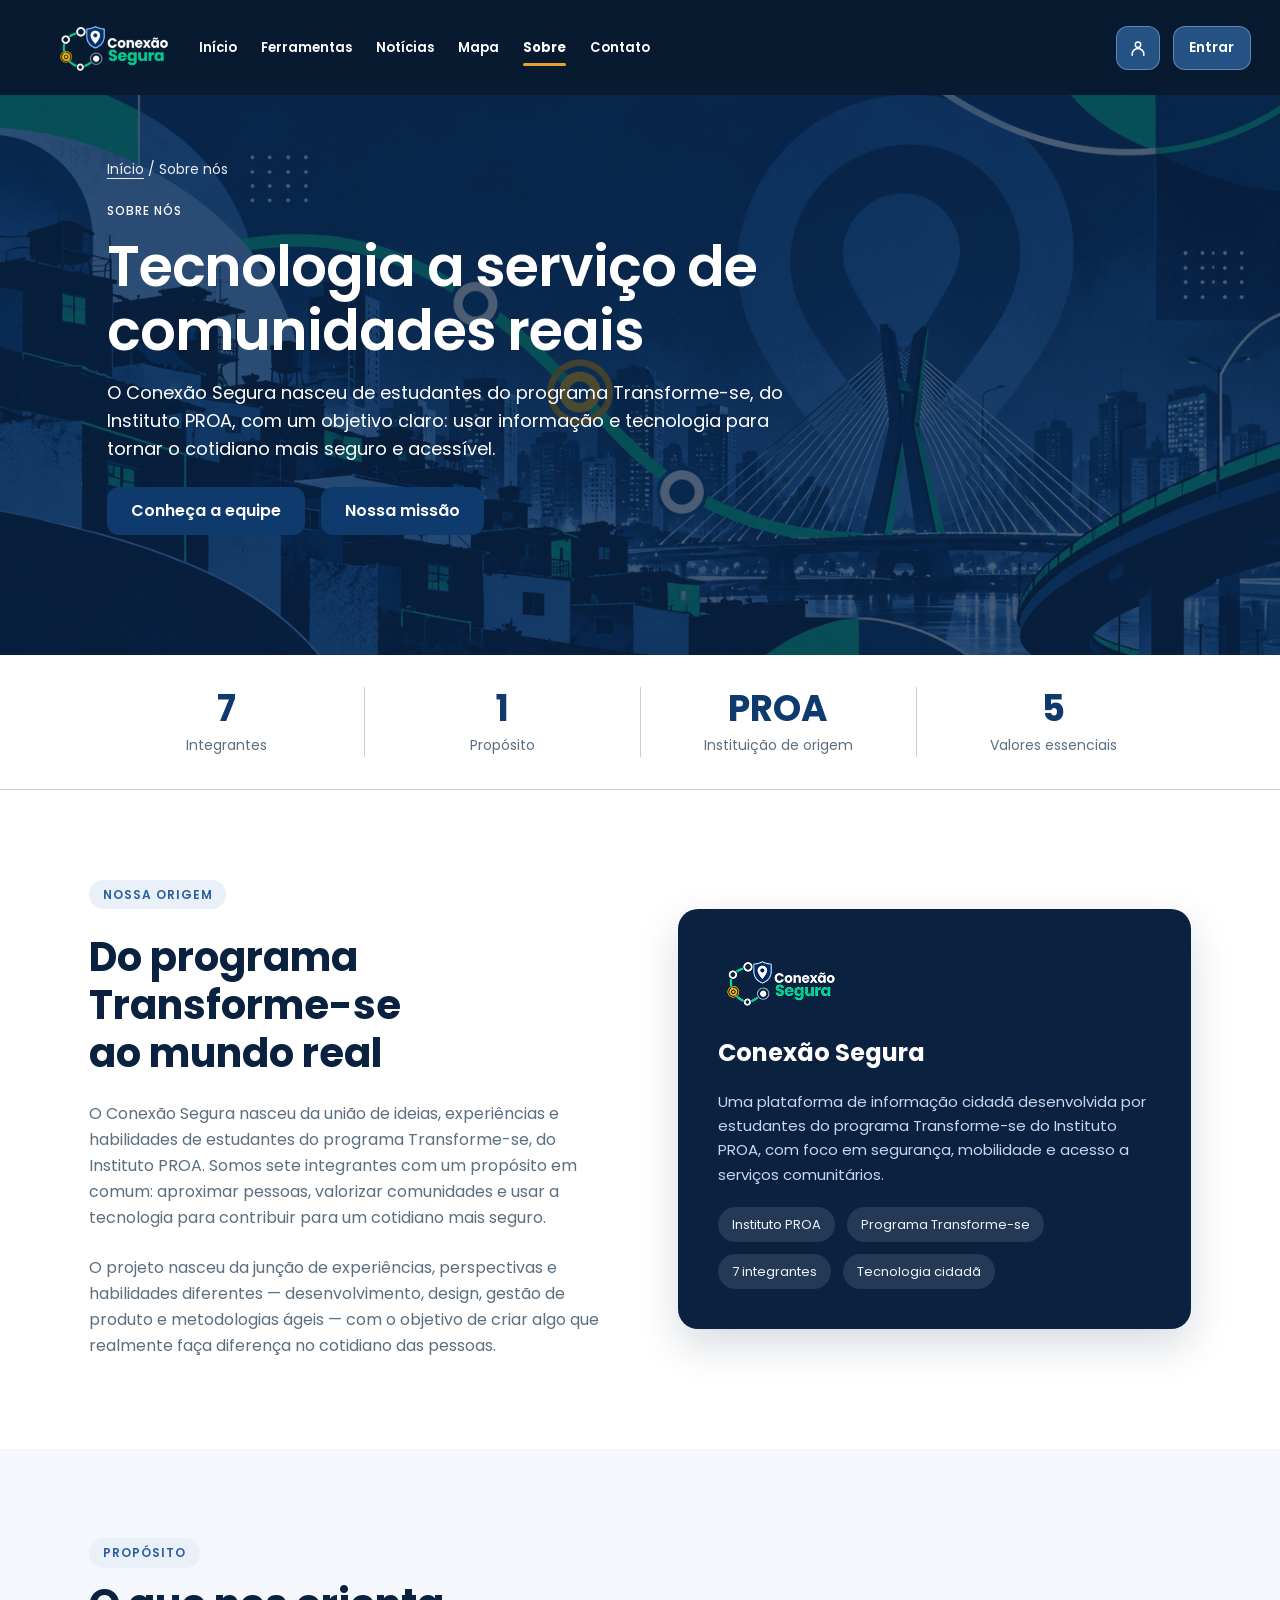
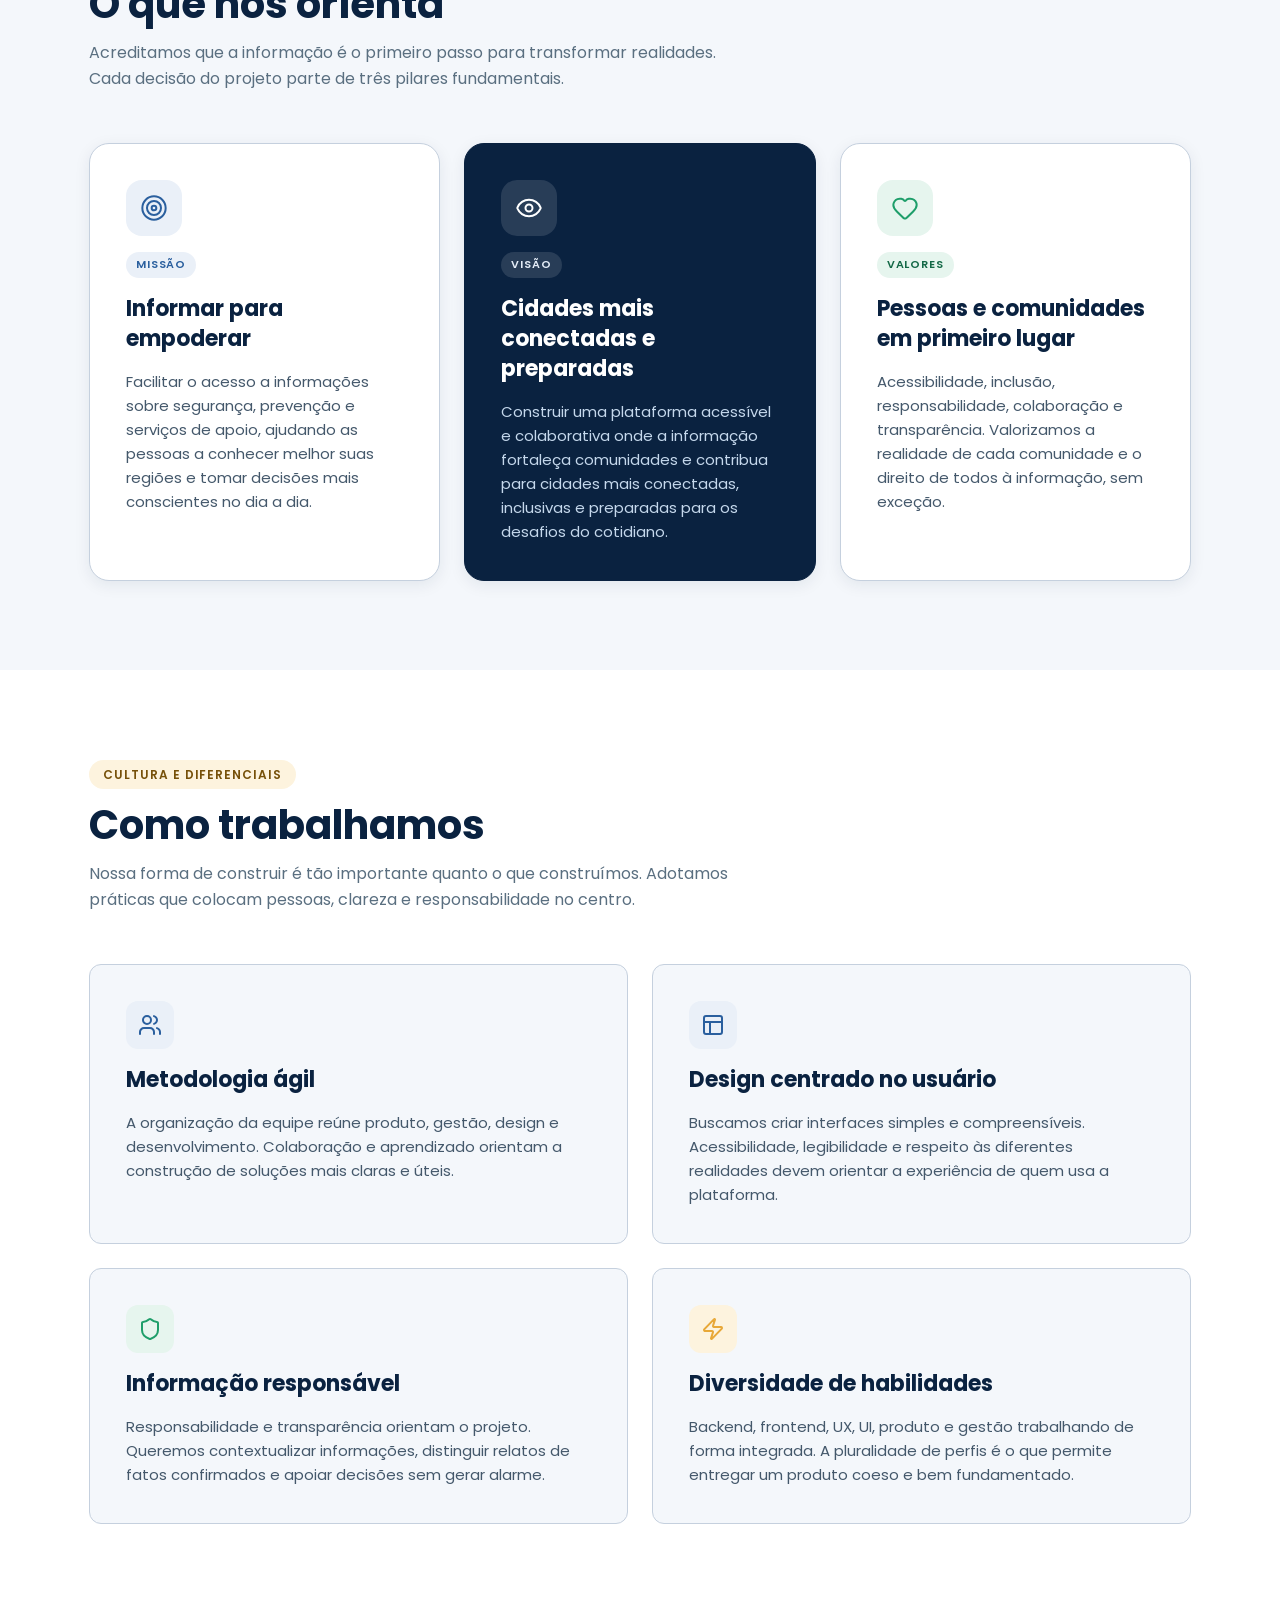
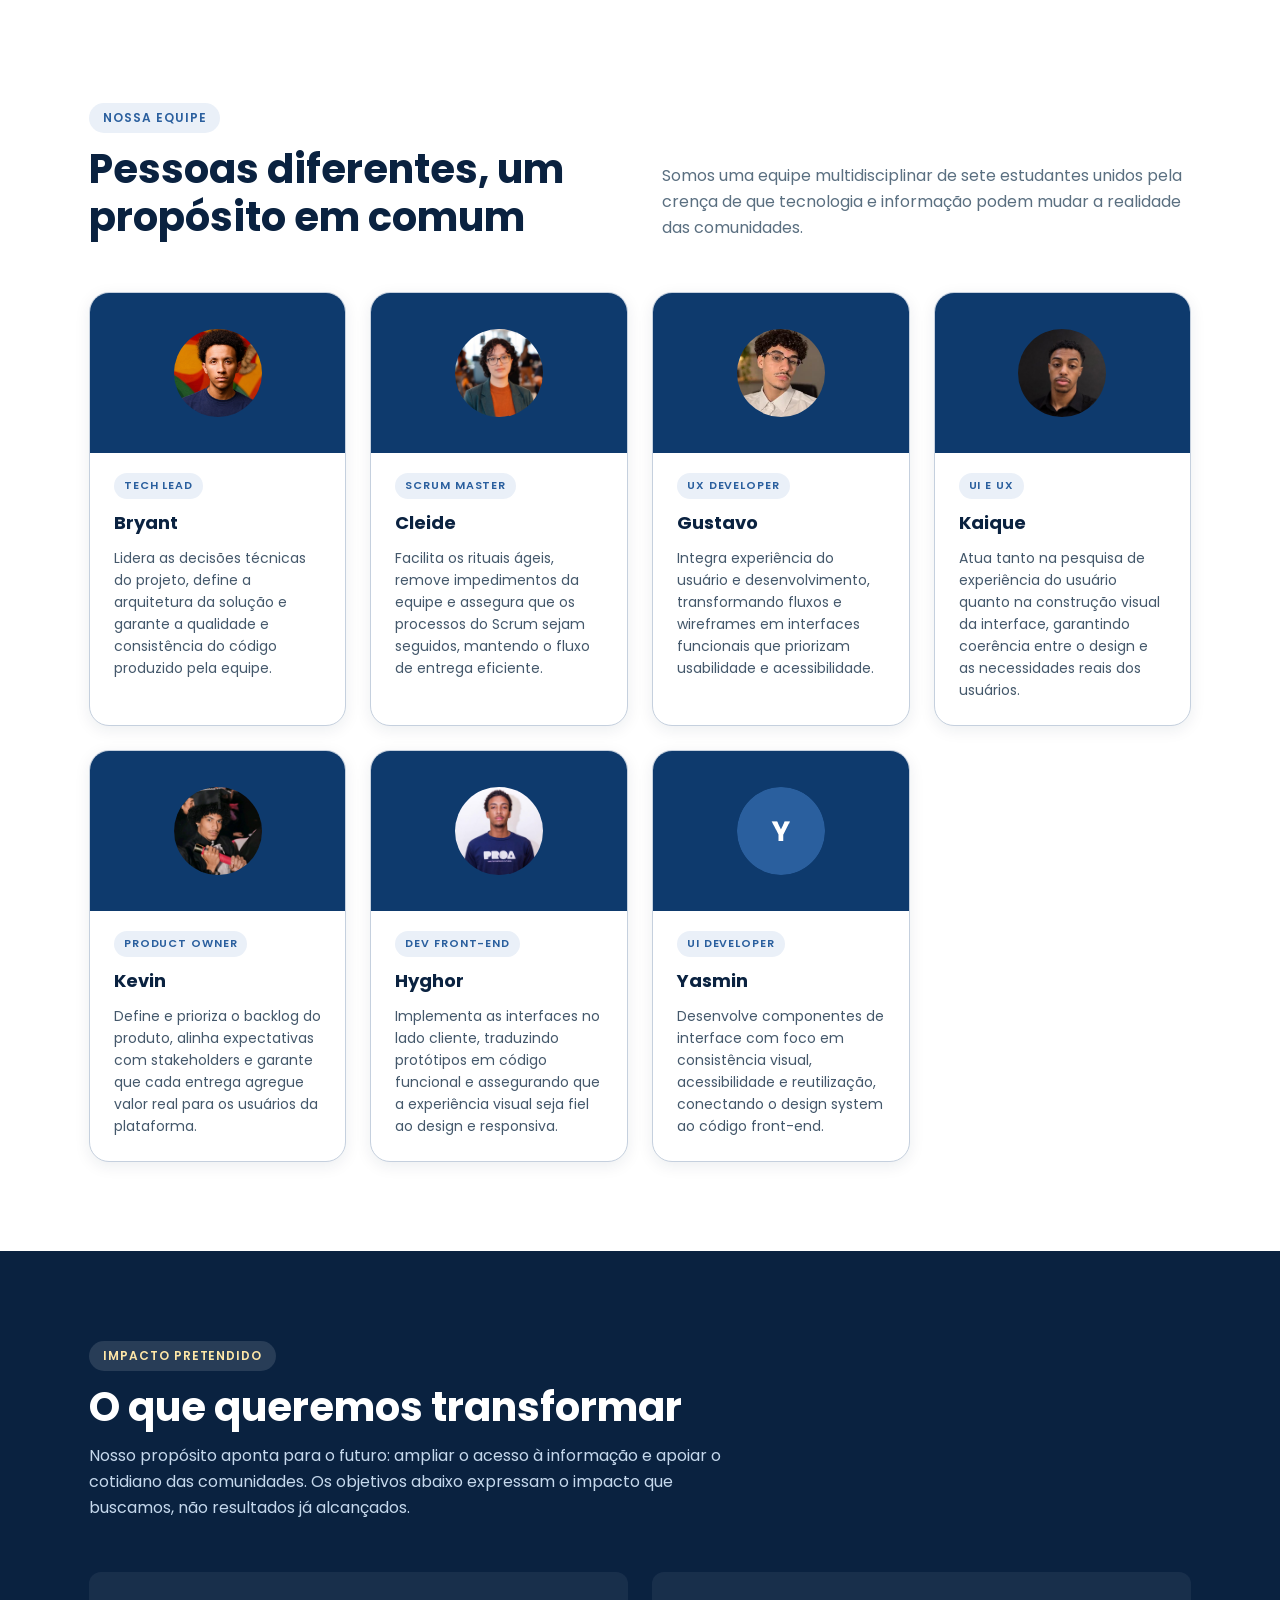
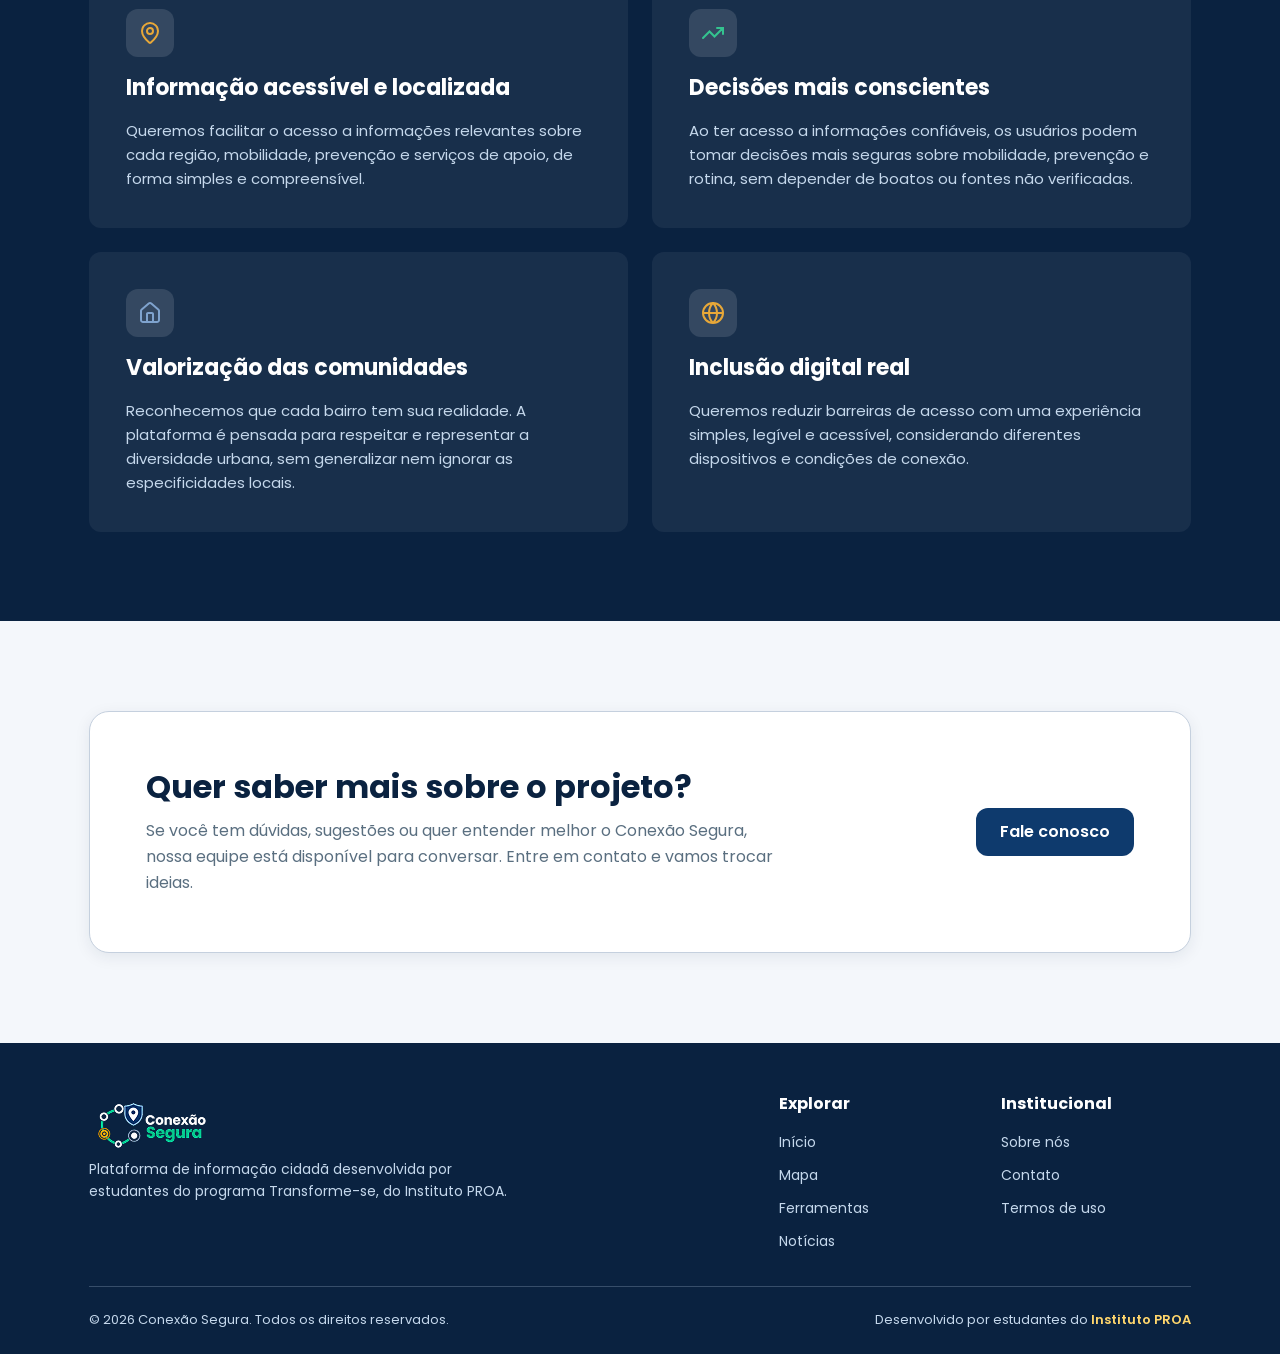
<file: pages/SobreNós.html>
<!DOCTYPE html> <!-- Indica que o documento usa HTML5. -->
<html lang="pt-BR"> <!-- Define o idioma principal da página. -->
<head> <!-- Reúne as configurações e os recursos do documento. -->
    <meta charset="UTF-8"> <!-- Informa ao navegador uma configuração da página. -->
    <meta name="viewport" content="width=device-width, initial-scale=1.0"> <!-- Informa ao navegador uma configuração da página. -->
    <meta name="description" content="Conheça a origem, os valores e a equipe do Conexão Segura."> <!-- Informa ao navegador uma configuração da página. -->
    <title>Sobre nós | Conexão Segura</title> <!-- Define o título mostrado na aba do navegador. -->
    <link rel="icon" href="../assets/Favicon.png" type="image/png"> <!-- Carrega a fonte, o ícone da aba ou a folha de estilos indicada. -->
    <link rel="stylesheet" href="https://fonts.googleapis.com/css2?family=Poppins:wght@400;500;600;700&display=swap"> <!-- Carrega a fonte, o ícone da aba ou a folha de estilos indicada. -->
    <link rel="stylesheet" href="../css/SobreNós.css"> <!-- Carrega a fonte, o ícone da aba ou a folha de estilos indicada. -->
    <link rel="stylesheet" href="../css/cabecalho-interno.css"> <!-- Carrega a fonte, o ícone da aba ou a folha de estilos indicada. -->
</head> <!-- Encerra o elemento head. -->
<body id="inicio"> <!-- Inicia o conteúdo visível da página. -->
    <header class="header"> <!-- Exibe a marca, o menu principal e as ações da conta. -->
    <a href="../index.html" class="logo"><img src="../assets/index/logo.svg" width="124" height="67" alt="Conexão Segura"></a> <!-- Abre a seção ou página indicada pelo link. -->
    <nav class="nav" aria-label="Principal"> <!-- Agrupa links em uma região de navegação identificável. -->
      <a href="../index.html">Início</a> <!-- Abre a seção ou página indicada pelo link. -->
      <a href="./ferramentas.html">Ferramentas</a> <!-- Abre a seção ou página indicada pelo link. -->
      <a href="./noticias.html">Notícias</a> <!-- Abre a seção ou página indicada pelo link. -->
      <a href="./noticias.html#mapa">Mapa</a> <!-- Abre a seção ou página indicada pelo link. -->
      <a href="./SobreNós.html" aria-current="page">Sobre</a> <!-- Abre a seção ou página indicada pelo link. -->
      <a href="../index.html#contato">Contato</a> <!-- Abre a seção ou página indicada pelo link. -->
    </nav> <!-- Encerra o elemento nav. -->
    <div class="botoesHeader"> <!-- Agrupa o acesso à conta e o botão Entrar. -->
        <a class="icone-conta" href="minha-conta.html" aria-label="Minha conta"> <!-- Abre a seção ou página indicada pelo link. -->
            <svg width="20" height="20" viewBox="0 0 24 24" fill="none"
                 stroke="currentColor" stroke-width="1.7" stroke-linecap="round" aria-hidden="true"> <!-- Conclui a configuração do ícone. -->
                <circle cx="12" cy="8" r="3.25" /> <!-- Desenha a parte circular do ícone. -->
                <path d="M5 21v-1.5a7 7 0 0 1 14 0V21" /> <!-- Desenha o contorno ou as linhas do ícone. -->
            </svg> <!-- Encerra o elemento svg. -->
        </a> <!-- Encerra o elemento a. -->
        <a class="entrar" href="login.html">Entrar</a> <!-- Abre a seção ou página indicada pelo link. -->
    </div> <!-- Fecha o agrupamento. -->
    <details class="menu-mobile"> <!-- Permite abrir e fechar o menu no celular. -->
      <summary aria-label="Menu de navegação"> <!-- Apresenta o controle do menu no celular. -->
        <svg width="22" height="22" viewBox="0 0 24 24" fill="none" stroke="currentColor" stroke-width="2" stroke-linecap="round" aria-hidden="true"> <!-- Inicia o desenho vetorial do ícone. -->
          <path d="M4 6h16M4 12h16M4 18h16"/> <!-- Desenha o contorno ou as linhas do ícone. -->
        </svg> <!-- Encerra o elemento svg. -->
      </summary> <!-- Encerra o elemento summary. -->
      <nav class="nav" aria-label="Principal"> <!-- Agrupa links em uma região de navegação identificável. -->
        <a href="../index.html">Início</a> <!-- Abre a seção ou página indicada pelo link. -->
        <a href="./ferramentas.html">Ferramentas</a> <!-- Abre a seção ou página indicada pelo link. -->
        <a href="./noticias.html">Notícias</a> <!-- Abre a seção ou página indicada pelo link. -->
        <a href="./noticias.html#mapa">Mapa</a> <!-- Abre a seção ou página indicada pelo link. -->
        <a href="./SobreNós.html" aria-current="page">Sobre</a> <!-- Abre a seção ou página indicada pelo link. -->
        <a href="../index.html#contato">Contato</a> <!-- Abre a seção ou página indicada pelo link. -->
      </nav> <!-- Encerra o elemento nav. -->
    </details> <!-- Encerra o elemento details. -->
  </header> <!-- Encerra o elemento header. -->

    <main> <!-- Inicia o conteúdo principal. -->
        <section class="sobre-hero" aria-labelledby="sobre-titulo"> <!-- Organiza uma seção temática da página. -->
            <div class="sobre-limite sobre-hero-conteudo"> <!-- Centraliza o conteúdo dentro da largura do layout. -->
                <p class="sobre-caminho"><a href="../index.html">Início</a> / Sobre nós</p> <!-- Apresenta o texto deste bloco. -->
                <div class="sobre-hero-texto"> <!-- Agrupa o título, a introdução e os botões da abertura. -->
                    <p class="sobre-sobretitulo">Sobre nós</p> <!-- Apresenta o texto deste bloco. -->
                    <h1 id="sobre-titulo">Tecnologia a serviço de comunidades reais</h1> <!-- Apresenta o título principal da página. -->
                    <p>O Conexão Segura nasceu de estudantes do programa Transforme-se, do Instituto PROA, com um objetivo claro: usar informação e tecnologia para tornar o cotidiano mais seguro e acessível.</p> <!-- Apresenta o texto deste bloco. -->
                    <div class="sobre-acoes sobre-hero-acoes"> <!-- Agrupa o conteúdo deste bloco. -->
                        <a class="sobre-botao" href="#equipe">Conheça a equipe</a> <!-- Abre a seção ou página indicada pelo link. -->
                        <a class="sobre-botao" href="#propósito">Nossa missão</a> <!-- Abre a seção ou página indicada pelo link. -->
                    </div> <!-- Fecha o agrupamento. -->
                </div> <!-- Fecha o agrupamento. -->
            </div> <!-- Fecha o agrupamento. -->
        </section> <!-- Fecha a seção. -->

        <section class="sobre-estatisticas" aria-label="Conexão Segura em números"> <!-- Organiza uma seção temática da página. -->
            <dl class="sobre-limite sobre-estatisticas-grade"> <!-- Relaciona cada estatística à sua descrição. -->
                <div><dt>Integrantes</dt><dd class="numero-contador">7</dd></div> <!-- Agrupa o conteúdo deste bloco. -->
                <div><dt>Propósito</dt><dd class="numero-contador">1</dd></div> <!-- Agrupa o conteúdo deste bloco. -->
                <div><dt>Instituição de origem</dt><dd>PROA</dd></div> <!-- Insere o elemento div. -->
                <div><dt>Valores essenciais</dt><dd class="numero-contador">5</dd></div> <!-- Agrupa o conteúdo deste bloco. -->
            </dl> <!-- Encerra o elemento dl. -->
        </section> <!-- Fecha a seção. -->

        <section class="sobre-secao sobre-origem" id="nossa-origem" aria-labelledby="titulo-origem"> <!-- Apresenta a origem do projeto e sua ligação com o Instituto PROA. -->
            <div class="sobre-limite sobre-origem-grade"> <!-- Centraliza o conteúdo dentro da largura do layout. -->
                <div class="sobre-intro"> <!-- Agrupa a etiqueta, o título e a apresentação da seção. -->
                    <p class="sobre-etiqueta">Nossa origem</p> <!-- Apresenta o texto deste bloco. -->
                    <h2 id="titulo-origem">Do programa<br>Transforme-se<br>ao mundo real</h2> <!-- Apresenta o título da seção. -->
                    <p>O Conexão Segura nasceu da união de ideias, experiências e habilidades de estudantes do programa Transforme-se, do Instituto PROA. Somos sete integrantes com um propósito em comum: aproximar pessoas, valorizar comunidades e usar a tecnologia para contribuir para um cotidiano mais seguro.</p> <!-- Apresenta o texto deste bloco. -->
                    <p>O projeto nasceu da junção de experiências, perspectivas e habilidades diferentes — desenvolvimento, design, gestão de produto e metodologias ágeis — com o objetivo de criar algo que realmente faça diferença no cotidiano das pessoas.</p> <!-- Apresenta o texto deste bloco. -->
                </div> <!-- Fecha o agrupamento. -->
                <div class="sobre-origem-cartao sobre-escuro"> <!-- Agrupa o conteúdo deste bloco. -->
                    <img class="sobre-marca-escura" src="../assets/Elementos/Conexão Segura-Fundo Escuro.png" alt=""> <!-- Carrega o recurso visual local e reserva o espaço de exibição. -->
                    <h3>Conexão Segura</h3> <!-- Apresenta o título do cartão ou grupo. -->
                    <p>Uma plataforma de informação cidadã desenvolvida por estudantes do programa Transforme-se do Instituto PROA, com foco em segurança, mobilidade e acesso a serviços comunitários.</p> <!-- Apresenta o texto deste bloco. -->
                    <ul class="sobre-temas" aria-label="Características do projeto"> <!-- Agrupa os itens da lista. -->
                        <li>Instituto PROA</li><li>Programa Transforme-se</li><li>7 integrantes</li><li>Tecnologia cidadã</li> <!-- Apresenta um item da lista. -->
                    </ul> <!-- Encerra o elemento ul. -->
                </div> <!-- Fecha o agrupamento. -->
            </div> <!-- Fecha o agrupamento. -->
        </section> <!-- Fecha a seção. -->

        <section class="sobre-secao sobre-suave" id="propósito" aria-labelledby="titulo-proposito"> <!-- Apresenta missão, visão e valores. -->
            <div class="sobre-limite"> <!-- Centraliza o conteúdo dentro da largura do layout. -->
                <div class="sobre-intro"> <!-- Agrupa a etiqueta, o título e a apresentação da seção. -->
                    <p class="sobre-etiqueta">Propósito</p> <!-- Apresenta o texto deste bloco. -->
                    <h2 id="titulo-proposito">O que nos orienta</h2> <!-- Apresenta o título da seção. -->
                    <p>Acreditamos que a informação é o primeiro passo para transformar realidades. Cada decisão do projeto parte de três pilares fundamentais.</p> <!-- Apresenta o texto deste bloco. -->
                </div> <!-- Fecha o agrupamento. -->
                <div class="sobre-grade sobre-pilares"> <!-- Organiza os cartões da seção em uma grade. -->
                    <article class="sobre-cartao"> <!-- Isola o conteúdo de um cartão. -->
                        <span class="sobre-icone"><img src="../assets/Elementos/sobre-target.svg" alt=""></span> <!-- Agrupa o conteúdo deste bloco. -->
                        <p class="sobre-etiqueta">Missão</p> <!-- Apresenta o texto deste bloco. -->
                        <h3>Informar para empoderar</h3> <!-- Apresenta o título do cartão ou grupo. -->
                        <p>Facilitar o acesso a informações sobre segurança, prevenção e serviços de apoio, ajudando as pessoas a conhecer melhor suas regiões e tomar decisões mais conscientes no dia a dia.</p> <!-- Apresenta o texto deste bloco. -->
                    </article> <!-- Fecha o cartão. -->
                    <article class="sobre-cartao sobre-escuro"> <!-- Isola o conteúdo de um cartão. -->
                        <span class="sobre-icone"><img src="../assets/Elementos/sobre-eye.svg" alt=""></span> <!-- Agrupa o conteúdo deste bloco. -->
                        <p class="sobre-etiqueta">Visão</p> <!-- Apresenta o texto deste bloco. -->
                        <h3>Cidades mais conectadas e preparadas</h3> <!-- Apresenta o título do cartão ou grupo. -->
                        <p>Construir uma plataforma acessível e colaborativa onde a informação fortaleça comunidades e contribua para cidades mais conectadas, inclusivas e preparadas para os desafios do cotidiano.</p> <!-- Apresenta o texto deste bloco. -->
                    </article> <!-- Fecha o cartão. -->
                    <article class="sobre-cartao"> <!-- Isola o conteúdo de um cartão. -->
                        <span class="sobre-icone sobre-icone-verde"><img src="../assets/Elementos/sobre-heart.svg" alt=""></span> <!-- Agrupa o conteúdo deste bloco. -->
                        <p class="sobre-etiqueta sobre-etiqueta-verde">Valores</p> <!-- Apresenta o texto deste bloco. -->
                        <h3>Pessoas e comunidades em primeiro lugar</h3> <!-- Apresenta o título do cartão ou grupo. -->
                        <p>Acessibilidade, inclusão, responsabilidade, colaboração e transparência. Valorizamos a realidade de cada comunidade e o direito de todos à informação, sem exceção.</p> <!-- Apresenta o texto deste bloco. -->
                    </article> <!-- Fecha o cartão. -->
                </div> <!-- Fecha o agrupamento. -->
            </div> <!-- Fecha o agrupamento. -->
        </section> <!-- Fecha a seção. -->

        <section class="sobre-secao" id="cultura" aria-labelledby="titulo-cultura"> <!-- Explica como a equipe trabalha. -->
            <div class="sobre-limite"> <!-- Centraliza o conteúdo dentro da largura do layout. -->
                <div class="sobre-intro"> <!-- Agrupa a etiqueta, o título e a apresentação da seção. -->
                    <p class="sobre-etiqueta sobre-etiqueta-dourada">Cultura e diferenciais</p> <!-- Apresenta o texto deste bloco. -->
                    <h2 id="titulo-cultura">Como trabalhamos</h2> <!-- Apresenta o título da seção. -->
                    <p>Nossa forma de construir é tão importante quanto o que construímos. Adotamos práticas que colocam pessoas, clareza e responsabilidade no centro.</p> <!-- Apresenta o texto deste bloco. -->
                </div> <!-- Fecha o agrupamento. -->
                <div class="sobre-grade sobre-dupla sobre-cultura"> <!-- Organiza os cartões da seção em uma grade. -->
                    <article class="sobre-cartao"> <!-- Isola o conteúdo de um cartão. -->
                        <span class="sobre-icone"><img src="../assets/Elementos/sobre-users.svg" alt=""></span> <!-- Agrupa o conteúdo deste bloco. -->
                        <h3>Metodologia ágil</h3> <!-- Apresenta o título do cartão ou grupo. -->
                        <p>A organização da equipe reúne produto, gestão, design e desenvolvimento. Colaboração e aprendizado orientam a construção de soluções mais claras e úteis.</p> <!-- Apresenta o texto deste bloco. -->
                    </article> <!-- Fecha o cartão. -->
                    <article class="sobre-cartao"> <!-- Isola o conteúdo de um cartão. -->
                        <span class="sobre-icone"><img src="../assets/Elementos/sobre-layout.svg" alt=""></span> <!-- Agrupa o conteúdo deste bloco. -->
                        <h3>Design centrado no usuário</h3> <!-- Apresenta o título do cartão ou grupo. -->
                        <p>Buscamos criar interfaces simples e compreensíveis. Acessibilidade, legibilidade e respeito às diferentes realidades devem orientar a experiência de quem usa a plataforma.</p> <!-- Apresenta o texto deste bloco. -->
                    </article> <!-- Fecha o cartão. -->
                    <article class="sobre-cartao"> <!-- Isola o conteúdo de um cartão. -->
                        <span class="sobre-icone sobre-icone-verde"><img src="../assets/Elementos/sobre-shield.svg" alt=""></span> <!-- Agrupa o conteúdo deste bloco. -->
                        <h3>Informação responsável</h3> <!-- Apresenta o título do cartão ou grupo. -->
                        <p>Responsabilidade e transparência orientam o projeto. Queremos contextualizar informações, distinguir relatos de fatos confirmados e apoiar decisões sem gerar alarme.</p> <!-- Apresenta o texto deste bloco. -->
                    </article> <!-- Fecha o cartão. -->
                    <article class="sobre-cartao"> <!-- Isola o conteúdo de um cartão. -->
                        <span class="sobre-icone sobre-icone-dourado"><img src="../assets/Elementos/sobre-zap.svg" alt=""></span> <!-- Agrupa o conteúdo deste bloco. -->
                        <h3>Diversidade de habilidades</h3> <!-- Apresenta o título do cartão ou grupo. -->
                        <p>Backend, frontend, UX, UI, produto e gestão trabalhando de forma integrada. A pluralidade de perfis é o que permite entregar um produto coeso e bem fundamentado.</p> <!-- Apresenta o texto deste bloco. -->
                    </article> <!-- Fecha o cartão. -->
                </div> <!-- Fecha o agrupamento. -->
            </div> <!-- Fecha o agrupamento. -->
        </section> <!-- Fecha a seção. -->

        <section class="sobre-secao" id="equipe" aria-labelledby="titulo-equipe"> <!-- Apresenta os sete integrantes da equipe. -->
            <div class="sobre-limite"> <!-- Centraliza o conteúdo dentro da largura do layout. -->
                <div class="sobre-equipe-intro"> <!-- Agrupa o conteúdo deste bloco. -->
                    <div class="sobre-intro"> <!-- Agrupa a etiqueta, o título e a apresentação da seção. -->
                        <p class="sobre-etiqueta">Nossa equipe</p> <!-- Apresenta o texto deste bloco. -->
                        <h2 id="titulo-equipe">Pessoas diferentes, um propósito em comum</h2> <!-- Apresenta o título da seção. -->
                    </div> <!-- Fecha o agrupamento. -->
                    <p>Somos uma equipe multidisciplinar de sete estudantes unidos pela crença de que tecnologia e informação podem mudar a realidade das comunidades.</p> <!-- Apresenta o texto deste bloco. -->
                </div> <!-- Fecha o agrupamento. -->
                <div class="sobre-grade sobre-equipe"> <!-- Organiza os cartões da seção em uma grade. -->
                    <article class="sobre-integrante"> <!-- Isola o conteúdo de um cartão. -->
                        <div class="sobre-retrato"> <!-- Cria a faixa azul e centraliza o retrato. -->
                            <img src="../assets/Elementos/sobre-bryant.png" alt="" width="88" height="88" loading="lazy"> <!-- Carrega o recurso visual local e reserva o espaço de exibição. -->
                        </div> <!-- Fecha o agrupamento. -->
                        <div class="sobre-integrante-texto"> <!-- Agrupa o cargo, o nome e a descrição do integrante. -->
                            <p class="sobre-etiqueta">Tech lead</p> <!-- Apresenta o texto deste bloco. -->
                            <h3>Bryant</h3> <!-- Apresenta o título do cartão ou grupo. -->
                            <p>Lidera as decisões técnicas do projeto, define a arquitetura da solução e garante a qualidade e consistência do código produzido pela equipe.</p> <!-- Apresenta o texto deste bloco. -->
                        </div> <!-- Fecha o agrupamento. -->
                    </article> <!-- Fecha o cartão. -->
                    <article class="sobre-integrante"> <!-- Isola o conteúdo de um cartão. -->
                        <div class="sobre-retrato"> <!-- Cria a faixa azul e centraliza o retrato. -->
                            <img src="../assets/Elementos/sobre-cleide.png" alt="" width="88" height="88" loading="lazy"> <!-- Carrega o recurso visual local e reserva o espaço de exibição. -->
                        </div> <!-- Fecha o agrupamento. -->
                        <div class="sobre-integrante-texto"> <!-- Agrupa o cargo, o nome e a descrição do integrante. -->
                            <p class="sobre-etiqueta">Scrum master</p> <!-- Apresenta o texto deste bloco. -->
                            <h3>Cleide</h3> <!-- Apresenta o título do cartão ou grupo. -->
                            <p>Facilita os rituais ágeis, remove impedimentos da equipe e assegura que os processos do Scrum sejam seguidos, mantendo o fluxo de entrega eficiente.</p> <!-- Apresenta o texto deste bloco. -->
                        </div> <!-- Fecha o agrupamento. -->
                    </article> <!-- Fecha o cartão. -->
                    <article class="sobre-integrante"> <!-- Isola o conteúdo de um cartão. -->
                        <div class="sobre-retrato"> <!-- Cria a faixa azul e centraliza o retrato. -->
                            <img src="../assets/Elementos/sobre-gustavo.webp" alt="" width="88" height="88" loading="lazy"> <!-- Carrega o recurso visual local e reserva o espaço de exibição. -->
                        </div> <!-- Fecha o agrupamento. -->
                        <div class="sobre-integrante-texto"> <!-- Agrupa o cargo, o nome e a descrição do integrante. -->
                            <p class="sobre-etiqueta">UX developer</p> <!-- Apresenta o texto deste bloco. -->
                            <h3>Gustavo</h3> <!-- Apresenta o título do cartão ou grupo. -->
                            <p>Integra experiência do usuário e desenvolvimento, transformando fluxos e wireframes em interfaces funcionais que priorizam usabilidade e acessibilidade.</p> <!-- Apresenta o texto deste bloco. -->
                        </div> <!-- Fecha o agrupamento. -->
                    </article> <!-- Fecha o cartão. -->
                    <article class="sobre-integrante"> <!-- Isola o conteúdo de um cartão. -->
                        <div class="sobre-retrato"> <!-- Cria a faixa azul e centraliza o retrato. -->
                            <img src="../assets/Elementos/sobre-kaique.png" alt="" width="88" height="88" loading="lazy"> <!-- Carrega o recurso visual local e reserva o espaço de exibição. -->
                        </div> <!-- Fecha o agrupamento. -->
                        <div class="sobre-integrante-texto"> <!-- Agrupa o cargo, o nome e a descrição do integrante. -->
                            <p class="sobre-etiqueta">UI e UX</p> <!-- Apresenta o texto deste bloco. -->
                            <h3>Kaique</h3> <!-- Apresenta o título do cartão ou grupo. -->
                            <p>Atua tanto na pesquisa de experiência do usuário quanto na construção visual da interface, garantindo coerência entre o design e as necessidades reais dos usuários.</p> <!-- Apresenta o texto deste bloco. -->
                        </div> <!-- Fecha o agrupamento. -->
                    </article> <!-- Fecha o cartão. -->
                    <article class="sobre-integrante"> <!-- Isola o conteúdo de um cartão. -->
                        <div class="sobre-retrato"> <!-- Cria a faixa azul e centraliza o retrato. -->
                            <img src="../assets/Elementos/sobre-kevin.jpg" alt="" width="88" height="88" loading="lazy"> <!-- Carrega o recurso visual local e reserva o espaço de exibição. -->
                        </div> <!-- Fecha o agrupamento. -->
                        <div class="sobre-integrante-texto"> <!-- Agrupa o cargo, o nome e a descrição do integrante. -->
                            <p class="sobre-etiqueta">Product owner</p> <!-- Apresenta o texto deste bloco. -->
                            <h3>Kevin</h3> <!-- Apresenta o título do cartão ou grupo. -->
                            <p>Define e prioriza o backlog do produto, alinha expectativas com stakeholders e garante que cada entrega agregue valor real para os usuários da plataforma.</p> <!-- Apresenta o texto deste bloco. -->
                        </div> <!-- Fecha o agrupamento. -->
                    </article> <!-- Fecha o cartão. -->
                    <article class="sobre-integrante"> <!-- Isola o conteúdo de um cartão. -->
                        <div class="sobre-retrato"> <!-- Cria a faixa azul e centraliza o retrato. -->
                            <img src="../assets/Elementos/sobre-hyghor.png" alt="" width="88" height="88" loading="lazy"> <!-- Carrega o recurso visual local e reserva o espaço de exibição. -->
                        </div> <!-- Fecha o agrupamento. -->
                        <div class="sobre-integrante-texto"> <!-- Agrupa o cargo, o nome e a descrição do integrante. -->
                            <p class="sobre-etiqueta">Dev front-end</p> <!-- Apresenta o texto deste bloco. -->
                            <h3>Hyghor</h3> <!-- Apresenta o título do cartão ou grupo. -->
                            <p>Implementa as interfaces no lado cliente, traduzindo protótipos em código funcional e assegurando que a experiência visual seja fiel ao design e responsiva.</p> <!-- Apresenta o texto deste bloco. -->
                        </div> <!-- Fecha o agrupamento. -->
                    </article> <!-- Fecha o cartão. -->
                    <article class="sobre-integrante"> <!-- Isola o conteúdo de um cartão. -->
                        <div class="sobre-retrato"> <!-- Cria a faixa azul e centraliza o retrato. -->
                            <img src="../assets/Elementos/photo-Yasmin.png" alt="" width="88" height="88" loading="lazy"> <!-- Carrega o recurso visual local e reserva o espaço de exibição. -->
                        </div> <!-- Fecha o agrupamento. -->
                        <div class="sobre-integrante-texto"> <!-- Agrupa o cargo, o nome e a descrição do integrante. -->
                            <p class="sobre-etiqueta">UI developer</p> <!-- Apresenta o texto deste bloco. -->
                            <h3>Yasmin</h3> <!-- Apresenta o título do cartão ou grupo. -->
                            <p>Desenvolve componentes de interface com foco em consistência visual, acessibilidade e reutilização, conectando o design system ao código front-end.</p> <!-- Apresenta o texto deste bloco. -->
                        </div> <!-- Fecha o agrupamento. -->
                    </article> <!-- Fecha o cartão. -->
                </div> <!-- Fecha o agrupamento. -->
            </div> <!-- Fecha o agrupamento. -->
        </section> <!-- Fecha a seção. -->

        <section class="sobre-secao sobre-escuro sobre-impacto" id="impacto" aria-labelledby="titulo-impacto"> <!-- Apresenta o impacto que o projeto busca alcançar. -->
            <div class="sobre-limite"> <!-- Centraliza o conteúdo dentro da largura do layout. -->
                <div class="sobre-intro"> <!-- Agrupa a etiqueta, o título e a apresentação da seção. -->
                    <p class="sobre-etiqueta">Impacto pretendido</p> <!-- Apresenta o texto deste bloco. -->
                    <h2 id="titulo-impacto">O que queremos transformar</h2> <!-- Apresenta o título da seção. -->
                    <p>Nosso propósito aponta para o futuro: ampliar o acesso à informação e apoiar o cotidiano das comunidades. Os objetivos abaixo expressam o impacto que buscamos, não resultados já alcançados.</p> <!-- Apresenta o texto deste bloco. -->
                </div> <!-- Fecha o agrupamento. -->
                <div class="sobre-grade sobre-dupla"> <!-- Organiza os cartões da seção em uma grade. -->
                    <article class="sobre-cartao"> <!-- Isola o conteúdo de um cartão. -->
                        <span class="sobre-icone"><img src="../assets/Elementos/sobre-mappin.svg" alt=""></span> <!-- Agrupa o conteúdo deste bloco. -->
                        <h3>Informação acessível e localizada</h3> <!-- Apresenta o título do cartão ou grupo. -->
                        <p>Queremos facilitar o acesso a informações relevantes sobre cada região, mobilidade, prevenção e serviços de apoio, de forma simples e compreensível.</p> <!-- Apresenta o texto deste bloco. -->
                    </article> <!-- Fecha o cartão. -->
                    <article class="sobre-cartao"> <!-- Isola o conteúdo de um cartão. -->
                        <span class="sobre-icone"><img src="../assets/Elementos/sobre-trendingup.svg" alt=""></span> <!-- Agrupa o conteúdo deste bloco. -->
                        <h3>Decisões mais conscientes</h3> <!-- Apresenta o título do cartão ou grupo. -->
                        <p>Ao ter acesso a informações confiáveis, os usuários podem tomar decisões mais seguras sobre mobilidade, prevenção e rotina, sem depender de boatos ou fontes não verificadas.</p> <!-- Apresenta o texto deste bloco. -->
                    </article> <!-- Fecha o cartão. -->
                    <article class="sobre-cartao"> <!-- Isola o conteúdo de um cartão. -->
                        <span class="sobre-icone"><img src="../assets/Elementos/sobre-home.svg" alt=""></span> <!-- Agrupa o conteúdo deste bloco. -->
                        <h3>Valorização das comunidades</h3> <!-- Apresenta o título do cartão ou grupo. -->
                        <p>Reconhecemos que cada bairro tem sua realidade. A plataforma é pensada para respeitar e representar a diversidade urbana, sem generalizar nem ignorar as especificidades locais.</p> <!-- Apresenta o texto deste bloco. -->
                    </article> <!-- Fecha o cartão. -->
                    <article class="sobre-cartao"> <!-- Isola o conteúdo de um cartão. -->
                        <span class="sobre-icone"><img src="../assets/Elementos/sobre-globe.svg" alt=""></span> <!-- Agrupa o conteúdo deste bloco. -->
                        <h3>Inclusão digital real</h3> <!-- Apresenta o título do cartão ou grupo. -->
                        <p>Queremos reduzir barreiras de acesso com uma experiência simples, legível e acessível, considerando diferentes dispositivos e condições de conexão.</p> <!-- Apresenta o texto deste bloco. -->
                    </article> <!-- Fecha o cartão. -->
                </div> <!-- Fecha o agrupamento. -->
            </div> <!-- Fecha o agrupamento. -->
        </section> <!-- Fecha a seção. -->

        <section class="sobre-secao sobre-suave" id="contato" aria-labelledby="titulo-contato"> <!-- Reúne o convite e o acesso à seção de contato. -->
            <div class="sobre-limite sobre-contato"> <!-- Centraliza o conteúdo dentro da largura do layout. -->
                <div class="sobre-intro"> <!-- Agrupa a etiqueta, o título e a apresentação da seção. -->
                    <h2 id="titulo-contato">Quer saber mais sobre o projeto?</h2> <!-- Apresenta o título da seção. -->
                    <p>Se você tem dúvidas, sugestões ou quer entender melhor o Conexão Segura, nossa equipe está disponível para conversar. Entre em contato e vamos trocar ideias.</p> <!-- Apresenta o texto deste bloco. -->
                </div> <!-- Fecha o agrupamento. -->
                <a class="sobre-botao" href="../index.html#contato">Fale conosco</a> <!-- Abre a seção ou página indicada pelo link. -->
            </div> <!-- Fecha o agrupamento. -->
        </section> <!-- Fecha a seção. -->
    </main> <!-- Fecha o conteúdo principal. -->

    <footer class="sobre-rodape sobre-escuro"> <!-- Agrupa navegação e informações do rodapé. -->
        <div class="sobre-limite"> <!-- Centraliza o conteúdo dentro da largura do layout. -->
            <div class="sobre-rodape-colunas"> <!-- Organiza a marca e as colunas de navegação do rodapé. -->
                <div class="sobre-rodape-marca"> <!-- Agrupa o conteúdo deste bloco. -->
                    <a href="../index.html"><img class="sobre-marca-escura" src="../assets/Elementos/Conexão Segura-Fundo Escuro.png" alt="Conexão Segura"></a> <!-- Abre a seção ou página indicada pelo link. -->
                    <p>Plataforma de informação cidadã desenvolvida por estudantes do programa Transforme-se, do Instituto PROA.</p> <!-- Apresenta o texto deste bloco. -->
                </div> <!-- Fecha o agrupamento. -->
                <nav aria-label="Explorar"> <!-- Agrupa links em uma região de navegação identificável. -->
                    <h2>Explorar</h2> <!-- Apresenta o título da seção. -->
                    <ul> <!-- Agrupa os itens da lista. -->
                        <li><a href="../index.html">Início</a></li> <!-- Apresenta um item da lista. -->
                        <li><a href="mapa.html">Mapa</a></li> <!-- Apresenta um item da lista. -->
                        <li><a href="ferramentas.html">Ferramentas</a></li> <!-- Apresenta um item da lista. -->
                        <li><a href="noticias.html">Notícias</a></li> <!-- Apresenta um item da lista. -->
                    </ul> <!-- Encerra o elemento ul. -->
                </nav> <!-- Encerra o elemento nav. -->
                <nav aria-label="Institucional"> <!-- Agrupa links em uma região de navegação identificável. -->
                    <h2>Institucional</h2> <!-- Apresenta o título da seção. -->
                    <ul> <!-- Agrupa os itens da lista. -->
                        <li><a href="#inicio">Sobre nós</a></li> <!-- Apresenta um item da lista. -->
                        <li><a href="#contato">Contato</a></li> <!-- Apresenta um item da lista. -->
                        <li><a href="termos.html">Termos de uso</a></li> <!-- Apresenta um item da lista. -->
                    </ul> <!-- Encerra o elemento ul. -->
                </nav> <!-- Encerra o elemento nav. -->
            </div> <!-- Fecha o agrupamento. -->
            <div class="sobre-rodape-base"> <!-- Agrupa créditos e direitos autorais. -->
                <p>© 2026 Conexão Segura. Todos os direitos reservados.</p> <!-- Apresenta o texto deste bloco. -->
                <p>Desenvolvido por estudantes do <strong>Instituto PROA</strong></p> <!-- Apresenta o texto deste bloco. -->
            </div> <!-- Fecha o agrupamento. -->
        </div> <!-- Fecha o agrupamento. -->
    </footer> <!-- Encerra o elemento footer. -->
</body> <!-- Encerra o elemento body. -->
</html> <!-- Encerra o elemento html. -->
</file>
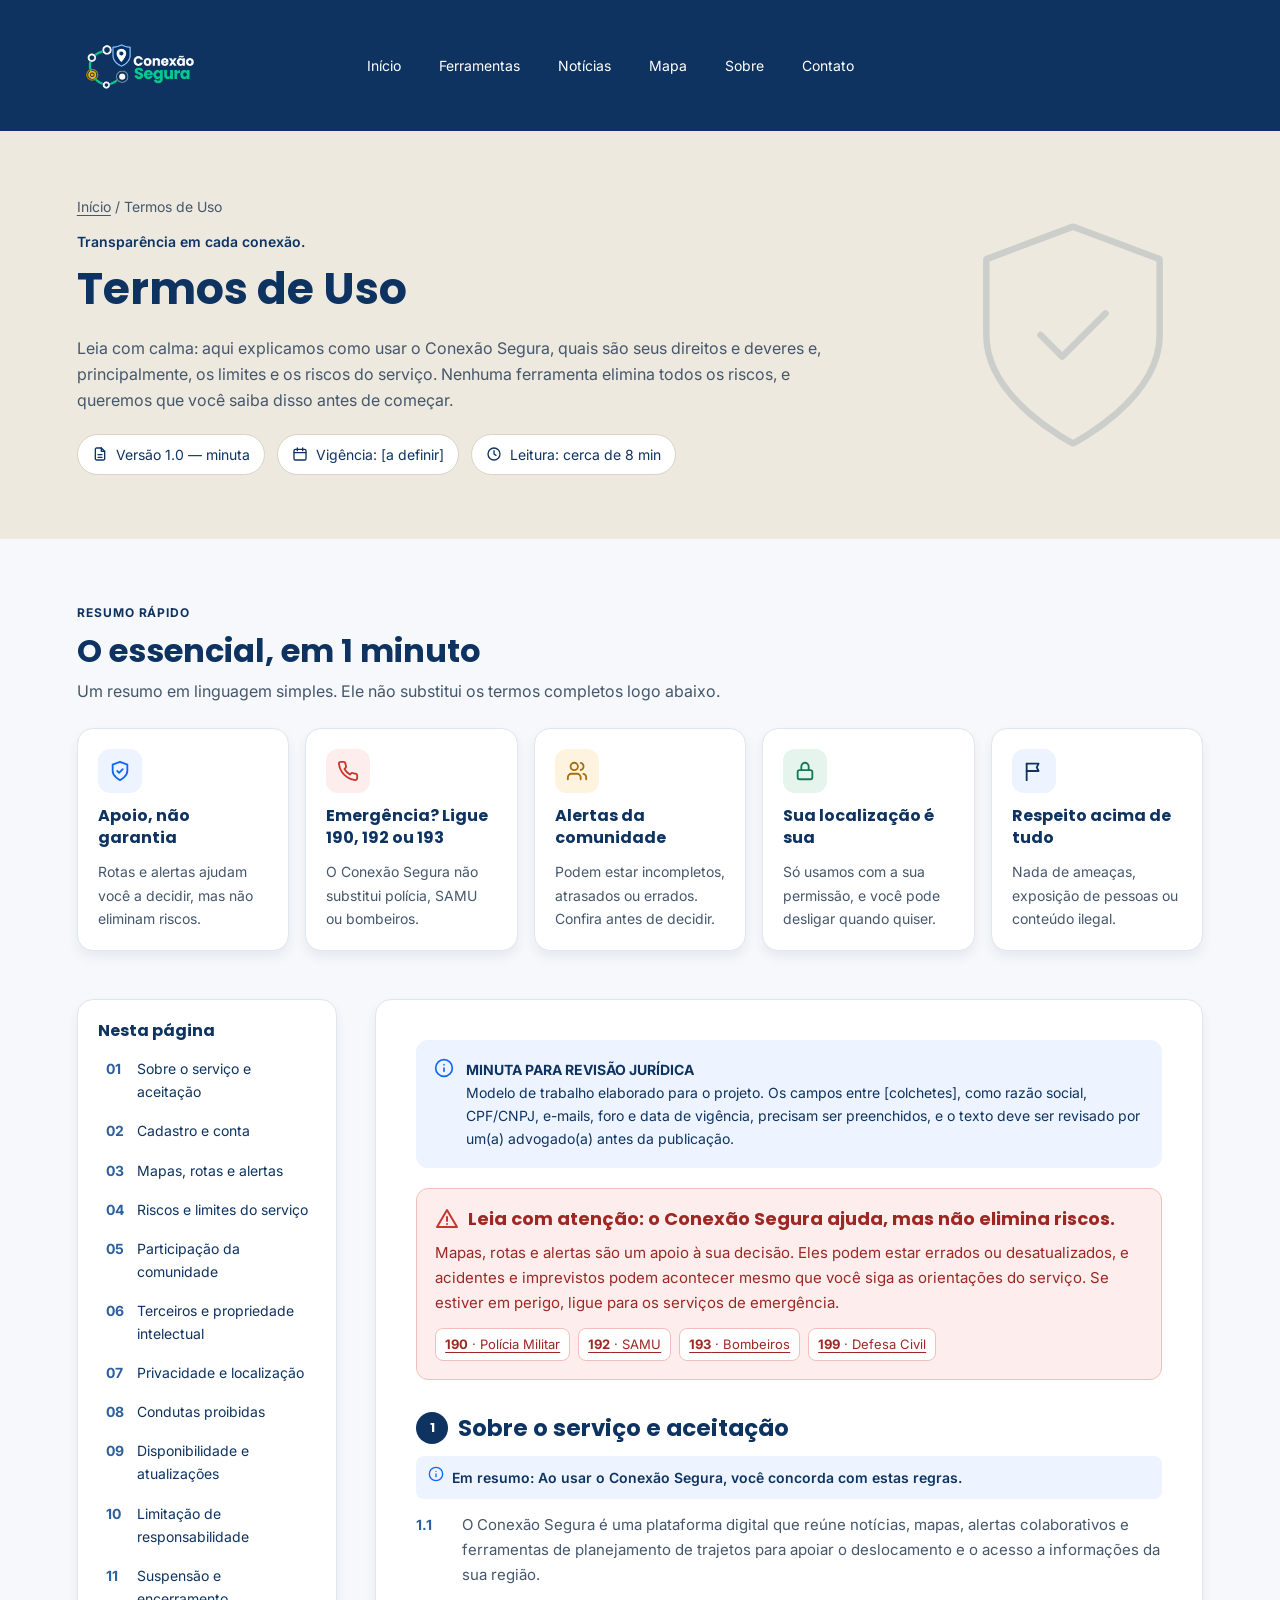
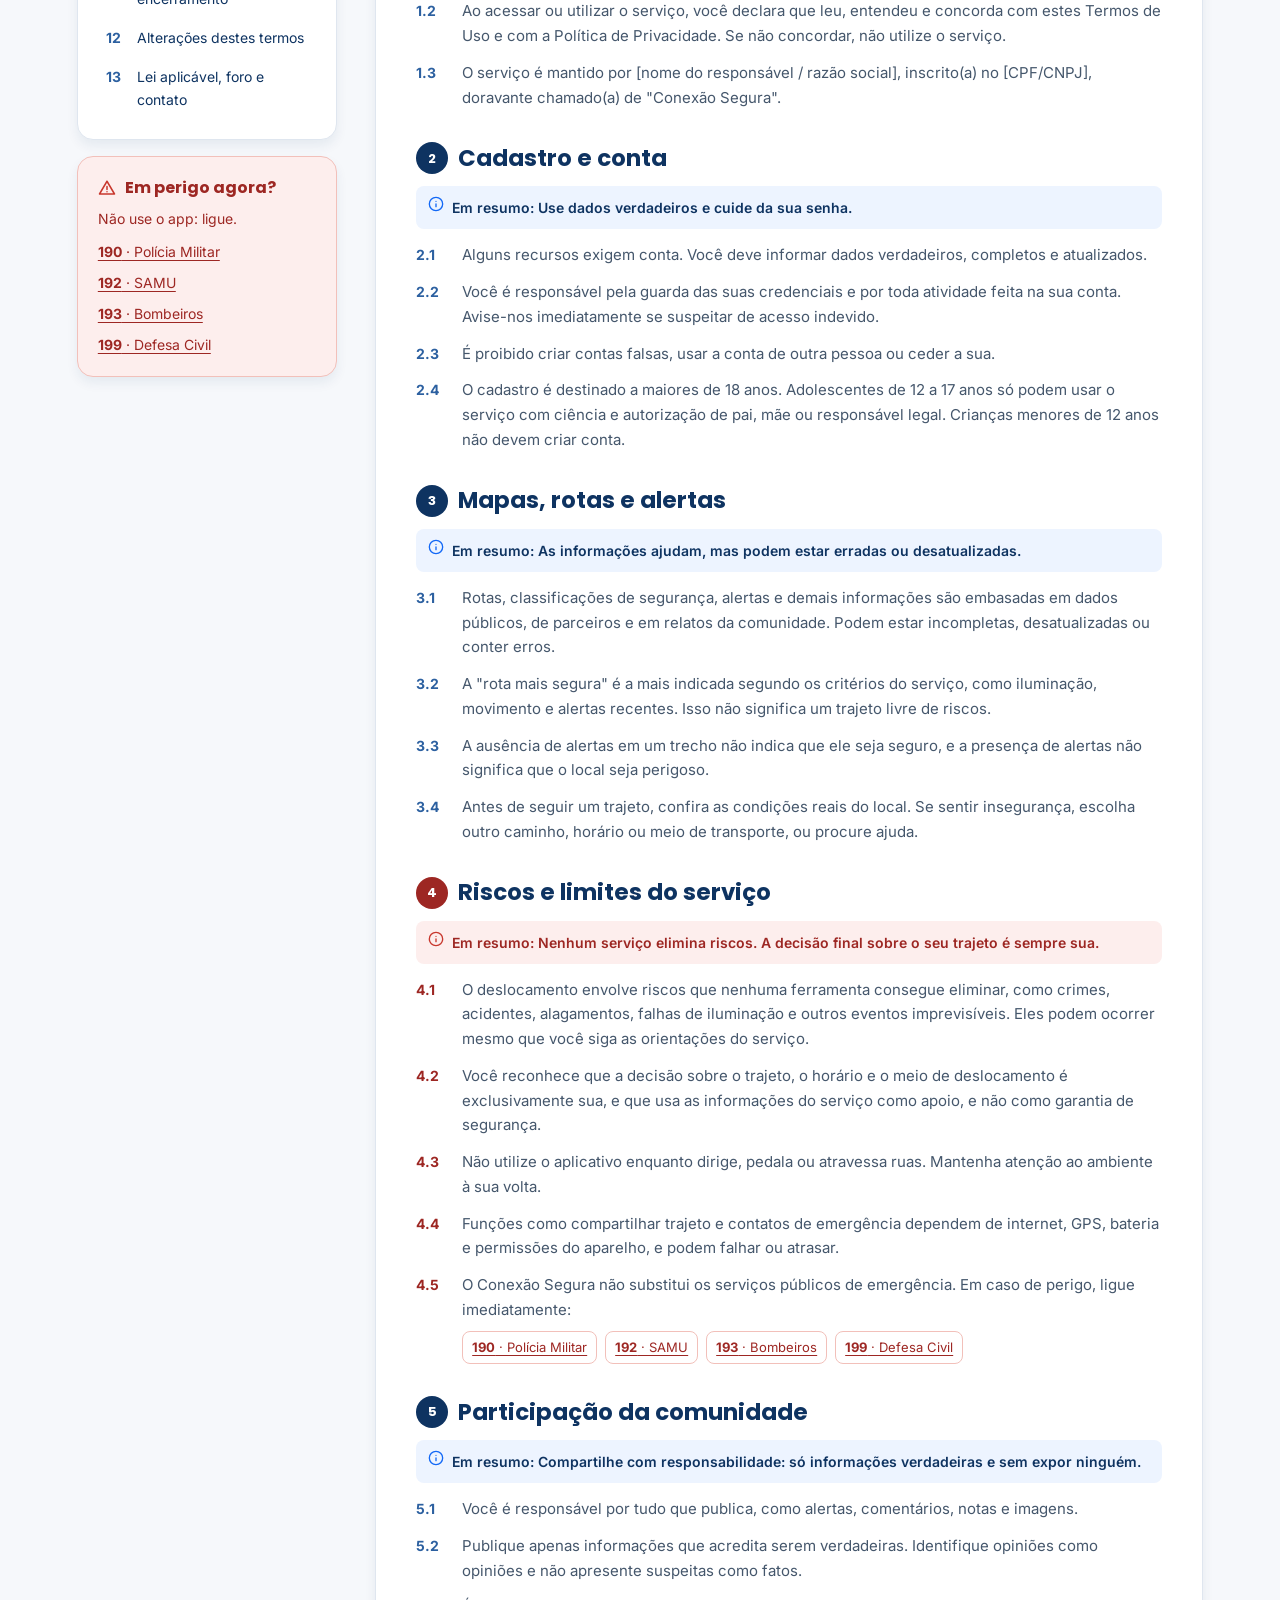
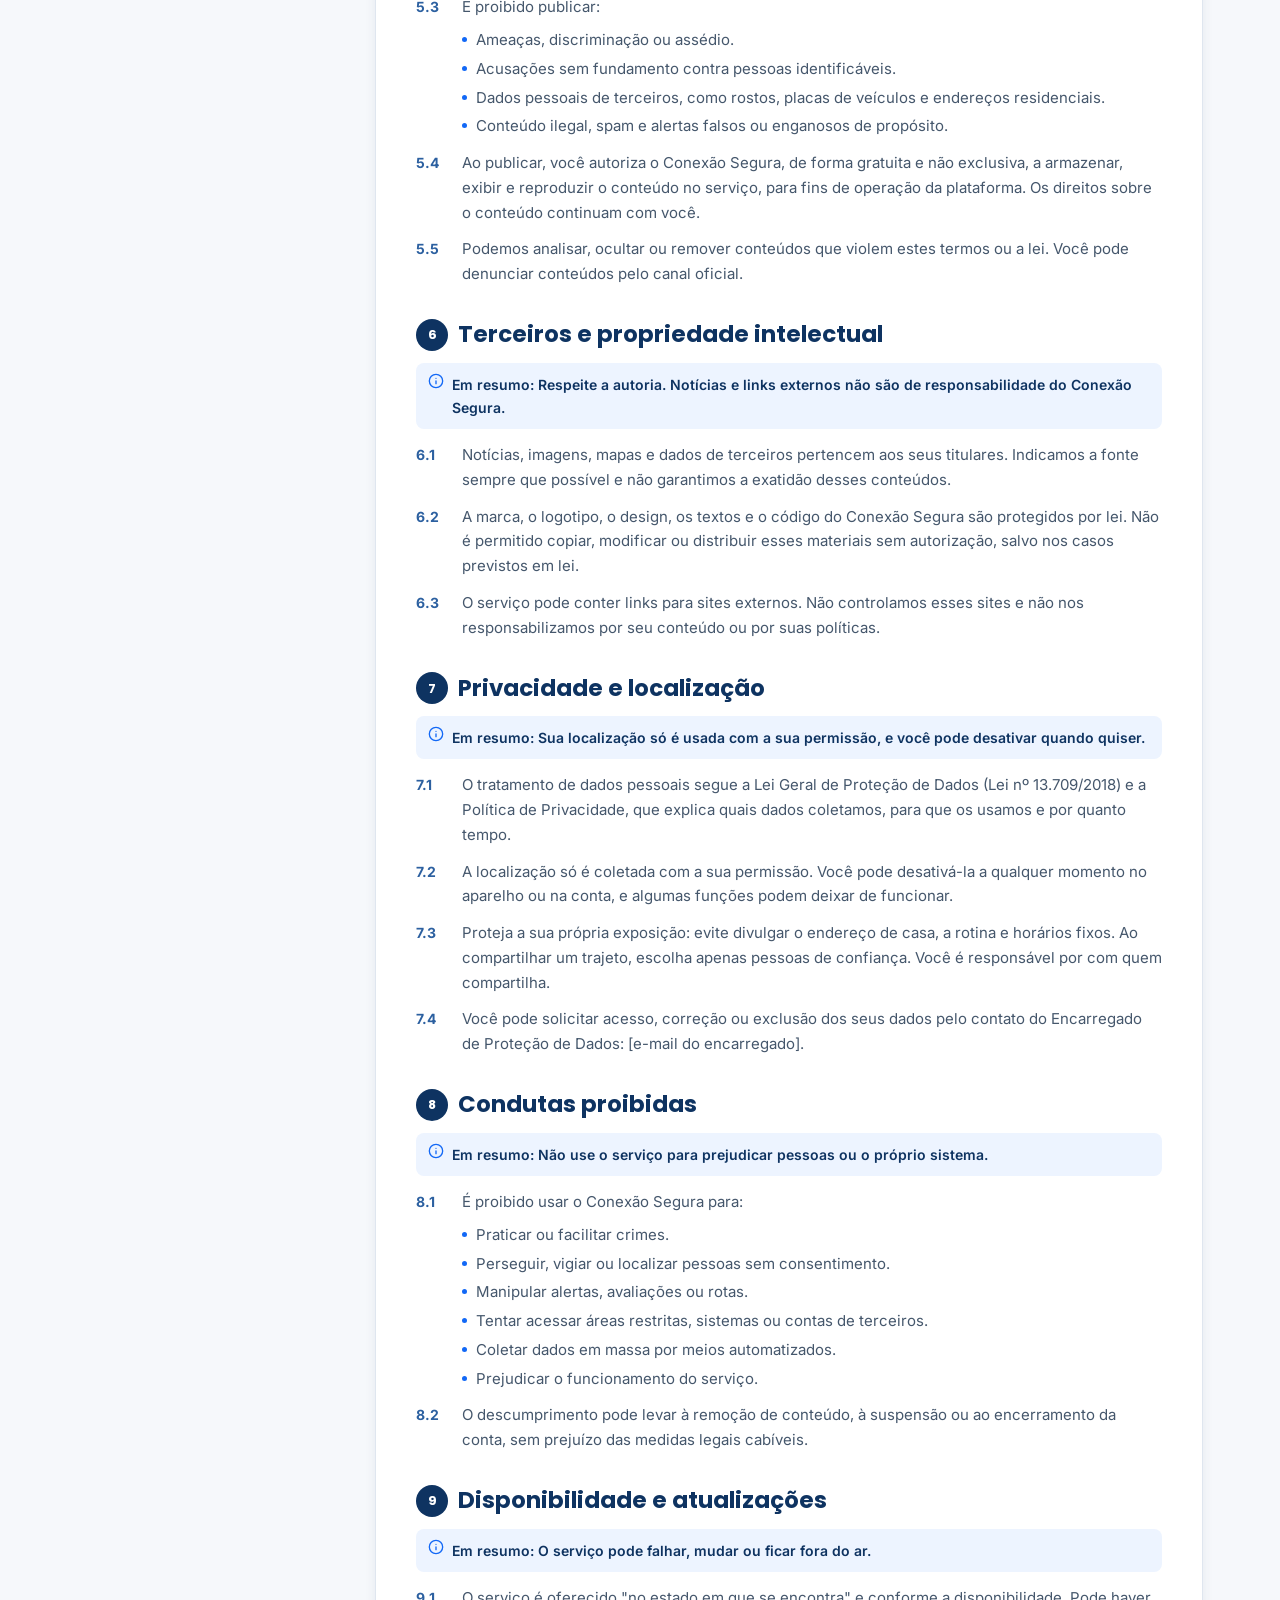
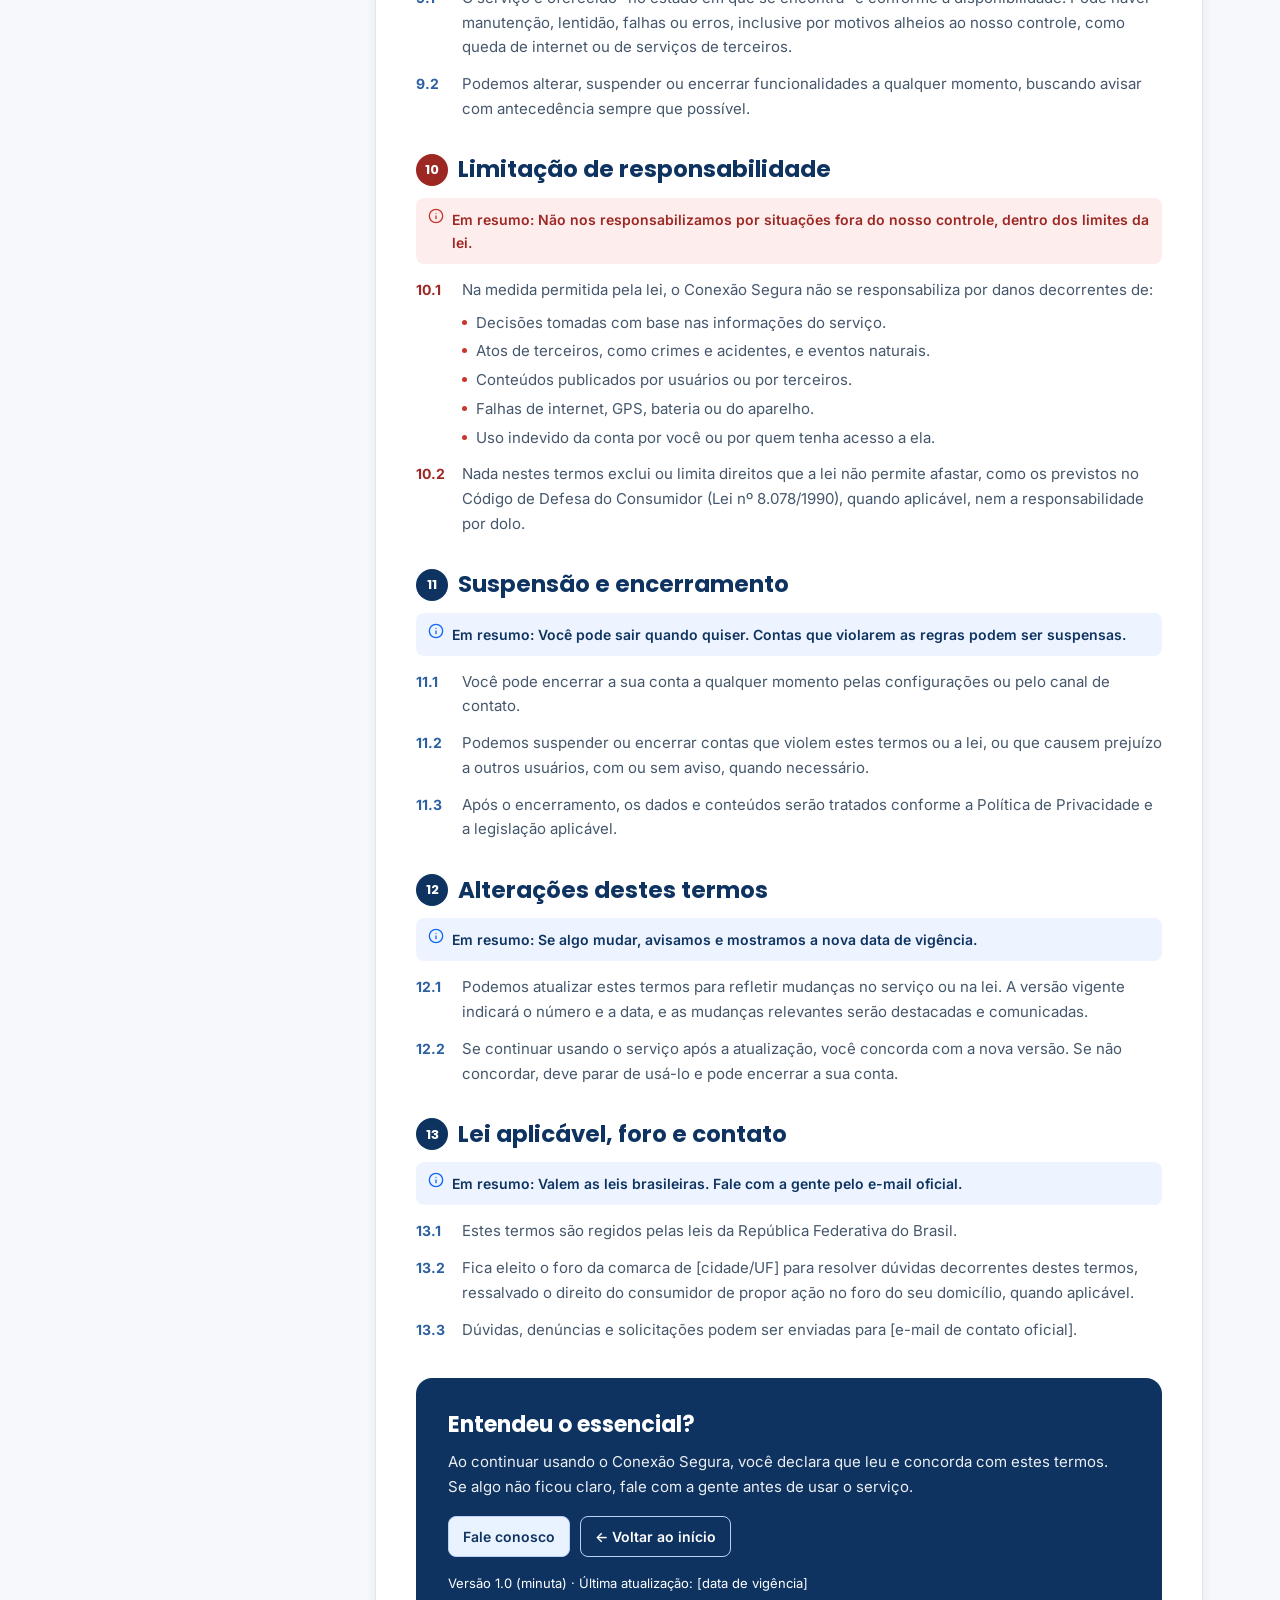
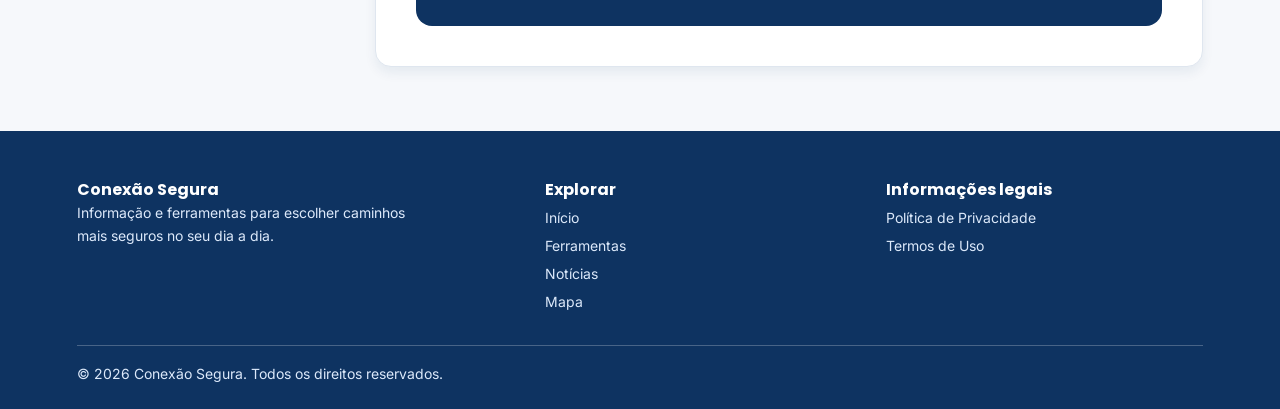
<file: pages/termos.html>
<!DOCTYPE html> <!-- Indica que o documento usa HTML5. -->
<html lang="pt-BR"> <!-- Define o idioma principal da página. -->
<head> <!-- Reúne as configurações e os recursos do documento. -->
    <meta charset="utf-8"> <!-- Informa ao navegador uma configuração da página. -->
    <meta name="viewport" content="width=device-width, initial-scale=1"> <!-- Informa ao navegador uma configuração da página. -->
    <title>Termos de Uso | Conexão Segura</title> <!-- Define o título mostrado na aba do navegador. -->
    <link rel="icon" href="../assets/Favicon.png" type="image/png"> <!-- Carrega a fonte, o ícone da aba ou a folha de estilos indicada. -->
    <link rel="stylesheet" href="https://fonts.googleapis.com/css2?family=Inter:wght@400;500;600;700&family=Poppins:wght@600;700&display=swap"> <!-- Carrega a fonte, o ícone da aba ou a folha de estilos indicada. -->
    <link rel="stylesheet" href="../css/termos.css"> <!-- Carrega a fonte, o ícone da aba ou a folha de estilos indicada. -->
</head> <!-- Encerra o elemento head. -->
<body id="inicio"> <!-- Inicia o conteúdo visível da página. -->
    <header class="termos-cabecalho"> <!-- Exibe a marca, o menu principal e as ações da conta. -->
        <div class="termos-limite termos-navegacao"> <!-- Agrupa o conteúdo deste bloco. -->
            <a href="../index.html"><img src="../assets/Elementos/termos-logooriginalbrancacopiadadomapa.png" width="124" height="67" alt="Conexão Segura"></a> <!-- Abre a seção ou página indicada pelo link. -->
            <nav aria-label="Principal"> <!-- Agrupa links em uma região de navegação identificável. -->
                <a href="../index.html">Início</a> <!-- Abre a seção ou página indicada pelo link. -->
                <a href="ferramentas.html">Ferramentas</a> <!-- Abre a seção ou página indicada pelo link. -->
                <a href="noticias.html">Notícias</a> <!-- Abre a seção ou página indicada pelo link. -->
                <a href="mapa.html">Mapa</a> <!-- Abre a seção ou página indicada pelo link. -->
                <a href="SobreNós.html">Sobre</a> <!-- Abre a seção ou página indicada pelo link. -->
                <a href="../index.html#contato">Contato</a> <!-- Abre a seção ou página indicada pelo link. -->
            </nav> <!-- Encerra o elemento nav. -->
        </div> <!-- Fecha o agrupamento. -->
    </header> <!-- Encerra o elemento header. -->
    <main> <!-- Inicia o conteúdo principal. -->
        <section class="hero" aria-labelledby="titulo-termos"> <!-- Organiza uma seção temática da página. -->
            <div class="termos-limite termos-abertura"> <!-- Agrupa o conteúdo deste bloco. -->
                <div> <!-- Insere o elemento div. -->
                    <p class="crumb"><a href="../index.html">Início</a> / Termos de Uso</p> <!-- Apresenta o texto deste bloco. -->
                    <p class="selo">Transparência em cada conexão.</p> <!-- Apresenta o texto deste bloco. -->
                    <h1 id="titulo-termos">Termos de Uso</h1> <!-- Apresenta o título principal da página. -->
                    <p class="introducao">Leia com calma: aqui explicamos como usar o Conexão Segura, quais são seus direitos e deveres e, principalmente, os limites e os riscos do serviço. Nenhuma ferramenta elimina todos os riscos, e queremos que você saiba disso antes de começar.</p> <!-- Apresenta o texto deste bloco. -->
                    <ul class="pills" aria-label="Informações do documento"> <!-- Agrupa os itens da lista. -->
                        <li class="pill"><img src="../assets/Elementos/termos-iconefile.svg" alt="">Versão 1.0 — minuta</li> <!-- Apresenta um item da lista. -->
                        <li class="pill"><img src="../assets/Elementos/termos-iconecalendar.svg" alt="">Vigência: [a definir]</li> <!-- Apresenta um item da lista. -->
                        <li class="pill"><img src="../assets/Elementos/termos-iconeclock.svg" alt="">Leitura: cerca de 8 min</li> <!-- Apresenta um item da lista. -->
                    </ul> <!-- Encerra o elemento ul. -->
                </div> <!-- Fecha o agrupamento. -->
                <img class="shield" src="../assets/Elementos/termos-ilustracaoescudo.svg" alt=""> <!-- Carrega o recurso visual local e reserva o espaço de exibição. -->
            </div> <!-- Fecha o agrupamento. -->
        </section> <!-- Fecha a seção. -->
        <div class="termos-limite termos-conteudo"> <!-- Agrupa o conteúdo deste bloco. -->
            <section aria-labelledby="titulo-resumo"> <!-- Organiza uma seção temática da página. -->
                <p class="kick">Resumo rápido</p> <!-- Apresenta o texto deste bloco. -->
                <h2 id="titulo-resumo">O essencial, em 1 minuto</h2> <!-- Apresenta o título da seção. -->
                <p class="sub">Um resumo em linguagem simples. Ele não substitui os termos completos logo abaixo.</p> <!-- Apresenta o texto deste bloco. -->
                <div class="cards5" id="cards5"></div> <!-- Agrupa o conteúdo deste bloco. -->
            </section> <!-- Fecha a seção. -->
            <div class="layout"> <!-- Agrupa o conteúdo deste bloco. -->
                <aside aria-label="Índice e serviços de emergência"> <!-- Insere o elemento aside. -->
                    <nav class="toc" aria-labelledby="titulo-indice"> <!-- Agrupa links em uma região de navegação identificável. -->
                        <h2 id="titulo-indice">Nesta página</h2> <!-- Apresenta o título da seção. -->
                        <div id="toc"></div> <!-- Insere o elemento div. -->
                    </nav> <!-- Encerra o elemento nav. -->
                    <section class="emerg" aria-labelledby="titulo-emergencia"> <!-- Organiza uma seção temática da página. -->
                        <h2 id="titulo-emergencia"><img src="../assets/Elementos/termos-iconealert.svg" alt="">Em perigo agora?</h2> <!-- Apresenta o título da seção. -->
                        <p>Não use o app: ligue.</p> <!-- Apresenta o texto deste bloco. -->
                        <div id="emergencia-numeros"></div> <!-- Insere o elemento div. -->
                    </section> <!-- Fecha a seção. -->
                </aside> <!-- Encerra o elemento aside. -->
                <article class="doc" aria-label="Termos completos"> <!-- Isola o conteúdo de um cartão. -->
                    <div class="minuta"> <!-- Agrupa o conteúdo deste bloco. -->
                        <img src="../assets/Elementos/termos-iconeinfo.svg" alt=""> <!-- Carrega o recurso visual local e reserva o espaço de exibição. -->
                        <div> <!-- Insere o elemento div. -->
                            <strong>Minuta para revisão jurídica</strong> <!-- Insere o elemento strong. -->
                            <p>Modelo de trabalho elaborado para o projeto. Os campos entre [colchetes], como razão social, CPF/CNPJ, e-mails, foro e data de vigência, precisam ser preenchidos, e o texto deve ser revisado por um(a) advogado(a) antes da publicação.</p> <!-- Apresenta o texto deste bloco. -->
                        </div> <!-- Fecha o agrupamento. -->
                    </div> <!-- Fecha o agrupamento. -->
                    <div class="alert"> <!-- Agrupa o conteúdo deste bloco. -->
                        <h2><img src="../assets/Elementos/termos-iconealert1.svg" alt="">Leia com atenção: o Conexão Segura ajuda, mas não elimina riscos.</h2> <!-- Apresenta o título da seção. -->
                        <p>Mapas, rotas e alertas são um apoio à sua decisão. Eles podem estar errados ou desatualizados, e acidentes e imprevistos podem acontecer mesmo que você siga as orientações do serviço. Se estiver em perigo, ligue para os serviços de emergência.</p> <!-- Apresenta o texto deste bloco. -->
                        <div class="chips" id="chipsTop"></div> <!-- Agrupa o conteúdo deste bloco. -->
                    </div> <!-- Fecha o agrupamento. -->
                    <div id="secs"></div> <!-- Insere o elemento div. -->
                    <section class="cta" aria-labelledby="titulo-cta"> <!-- Organiza uma seção temática da página. -->
                        <h2 id="titulo-cta">Entendeu o essencial?</h2> <!-- Apresenta o título da seção. -->
                        <p>Ao continuar usando o Conexão Segura, você declara que leu e concorda com estes termos. Se algo não ficou claro, fale com a gente antes de usar o serviço.</p> <!-- Apresenta o texto deste bloco. -->
                        <div class="termos-acoes"> <!-- Agrupa o conteúdo deste bloco. -->
                            <a class="btn alt" href="../index.html#contato">Fale conosco</a> <!-- Abre a seção ou página indicada pelo link. -->
                            <a class="btn ghost" href="../index.html">← Voltar ao início</a> <!-- Abre a seção ou página indicada pelo link. -->
                        </div> <!-- Fecha o agrupamento. -->
                        <small>Versão 1.0 (minuta) · Última atualização: [data de vigência]</small> <!-- Insere o elemento small. -->
                    </section> <!-- Fecha a seção. -->
                </article> <!-- Fecha o cartão. -->
            </div> <!-- Fecha o agrupamento. -->
        </div> <!-- Fecha o agrupamento. -->
    </main> <!-- Fecha o conteúdo principal. -->
    <footer class="termos-rodape" id="contato"> <!-- Agrupa navegação e informações do rodapé. -->
        <div class="termos-limite"> <!-- Agrupa o conteúdo deste bloco. -->
            <div class="termos-rodape-colunas"> <!-- Agrupa o conteúdo deste bloco. -->
                <div> <!-- Insere o elemento div. -->
                    <h2>Conexão Segura</h2> <!-- Apresenta o título da seção. -->
                    <p>Informação e ferramentas para escolher caminhos mais seguros no seu dia a dia.</p> <!-- Apresenta o texto deste bloco. -->
                </div> <!-- Fecha o agrupamento. -->
                <nav aria-label="Explorar"> <!-- Agrupa links em uma região de navegação identificável. -->
                    <h2>Explorar</h2> <!-- Apresenta o título da seção. -->
                    <a href="../index.html">Início</a> <!-- Abre a seção ou página indicada pelo link. -->
                    <a href="ferramentas.html">Ferramentas</a> <!-- Abre a seção ou página indicada pelo link. -->
                    <a href="noticias.html">Notícias</a> <!-- Abre a seção ou página indicada pelo link. -->
                    <a href="mapa.html">Mapa</a> <!-- Abre a seção ou página indicada pelo link. -->
                </nav> <!-- Encerra o elemento nav. -->
                <nav aria-label="Informações legais"> <!-- Agrupa links em uma região de navegação identificável. -->
                    <h2>Informações legais</h2> <!-- Apresenta o título da seção. -->
                    <a href="#sec-7">Política de Privacidade</a> <!-- Abre a seção ou página indicada pelo link. -->
                    <a href="#inicio" aria-current="page">Termos de Uso</a> <!-- Abre a seção ou página indicada pelo link. -->
                </nav> <!-- Encerra o elemento nav. -->
            </div> <!-- Fecha o agrupamento. -->
            <p class="termos-direitos">© 2026 Conexão Segura. Todos os direitos reservados.</p> <!-- Apresenta o texto deste bloco. -->
        </div> <!-- Fecha o agrupamento. -->
    </footer> <!-- Encerra o elemento footer. -->
    <script src="../js/termos.js" defer></script> <!-- Executa o código da página após a leitura do HTML. -->
</body> <!-- Encerra o elemento body. -->
</html> <!-- Encerra o elemento html. -->
</file>
<file: css/index.css>
* { /* Padroniza as medidas e retira os espaços automáticos do navegador. */
    box-sizing: border-box; /* Inclui bordas e preenchimentos na largura declarada. */
    margin: 0; /* Remove as margens padrão. */
    padding: 0; /* Remove os preenchimentos padrão. */
} /* Encerra a padronização geral. */
html { /* Define as configurações gerais de leitura. */
    font-size: 100%; /* Respeita o tamanho de texto escolhido no navegador. */
    color-scheme: light; /* Mantém os controles nativos no tema claro da página. */
} /* Encerra as configurações da raiz. */
body { /* Reúne a fonte, as cores e a margem adaptável da página. */
    --margem: clamp(1rem, 4.166667vw, 3.75rem); /* Reduz as margens em celulares e limita o espaçamento em monitores grandes. */
    color: #111; /* Mantém os textos principais escuros. */
    background-color: #fff; /* Mantém o fundo branco original. */
    font-family: "Poppins", Arial, sans-serif; /* Mantém Poppins com fontes alternativas durante o carregamento. */
    line-height: 1.5; /* Evita que as linhas de texto fiquem apertadas. */
} /* Encerra a configuração do corpo. */
img { /* Impede que uma imagem fique maior do que a área que a contém. */
    display: block; /* Remove o espaço reservado à linha de base de imagens. */
    max-width: 100%; /* Limita a largura ao contêiner. */
    height: auto; /* Preserva a proporção original da imagem. */
} /* Encerra os ajustes compartilhados das imagens. */
a { /* Padroniza os links sem alterar suas funções. */
    text-decoration: none; /* Mantém o visual sem sublinhado usado no projeto. */
} /* Encerra os ajustes gerais dos links. */
ul { /* Padroniza as listas usadas nos menus. */
    list-style: none; /* Remove os marcadores visuais dos menus. */
} /* Encerra os ajustes das listas. */
a, summary, .lista-noticias { /* Seleciona os controles que recebem navegação por teclado. */
    &:focus-visible { /* Mostra em qual controle a pessoa está usando o teclado. */
        outline: 0.1875rem solid #e7a22c; /* Cria um contorno visível com a cor de destaque do site. */
        outline-offset: 0.1875rem; /* Afasta o contorno do texto e das bordas. */
    } /* Encerra o estado de foco visível. */
} /* Encerra os ajustes compartilhados do foco. */
.pular-conteudo { /* Mantém o atalho de teclado disponível sem ocupar espaço no desenho. */
    position: absolute; /* Retira o atalho da organização normal da página. */
    width: 1px; /* Reduz a área visual enquanto o atalho não recebe foco. */
    height: 1px; /* Evita alterar a altura do cabeçalho. */
    overflow: hidden; /* Esconde somente o texto deste atalho. */
    clip-path: inset(50%); /* Recorta visualmente o atalho sem impedir sua leitura. */
    white-space: nowrap; /* Mantém seu texto em uma linha. */
    &:focus { /* Mostra o atalho quando a pessoa chega a ele pelo teclado. */
        position: fixed; /* Mantém o atalho no topo da janela. */
        top: 1rem; /* Afasta o atalho da borda superior. */
        left: 1rem; /* Afasta o atalho da borda esquerda. */
        z-index: 30; /* Coloca o atalho acima do cabeçalho. */
        width: auto; /* Permite exibir o texto inteiro. */
        height: auto; /* Permite exibir toda a altura do texto. */
        padding: 0.75rem 1rem; /* Facilita a leitura e o clique. */
        clip-path: none; /* Retira o recorte enquanto o atalho está em uso. */
        color: #0e3361; /* Mantém contraste com o fundo claro. */
        background-color: #fff; /* Destaca o atalho sobre o vídeo. */
        border-radius: 0.5rem; /* Suaviza os cantos do atalho. */
    } /* Encerra a apresentação do atalho em foco. */
} /* Encerra os estilos do atalho. */
.cabecalho-principal { /* Distribui a marca, o menu e a conta em telas grandes. */
    position: absolute; /* Mantém o cabeçalho sobre o vídeo no desktop. */
    top: 0; /* Alinha o cabeçalho ao topo da página. */
    left: 50%; /* Usa o centro da tela como referência horizontal. */
    z-index: 10; /* Coloca a navegação acima do vídeo e do texto. */
    display: grid; /* Distribui as três áreas sem espremer seus conteúdos. */
    grid-template-columns: auto minmax(0, 1fr) auto; /* Reserva espaço para marca, menu e conta. */
    align-items: center; /* Centraliza as áreas na vertical. */
    gap: clamp(1rem, 2vw, 2.5rem); /* Adapta os espaços entre as áreas. */
    width: 100%; /* Usa a largura disponível sem incluir a barra de rolagem. */
    max-width: 90rem; /* Evita afastar demais os links em monitores grandes. */
    padding: 0.75rem var(--margem); /* Mantém as margens laterais proporcionais. */
    transform: translateX(-50%); /* Centraliza o cabeçalho usando a referência de 50%. */
    & .marca { /* Preserva o espaço e o tamanho da marca. */
        width: 7.75rem; /* Mantém a largura original de 124 pixels no desktop. */
    } /* Encerra o ajuste da marca. */
    & nav a { /* Padroniza a leitura e o toque nos links dos dois menus. */
        display: flex; /* Permite centralizar o texto em uma área de toque confortável. */
        align-items: center; /* Centraliza o texto verticalmente. */
        min-height: 2.75rem; /* Reserva pelo menos 44 pixels para o toque. */
        color: #fff; /* Mantém os links claros sobre o fundo escuro. */
        font-size: 0.875rem; /* Preserva o tamanho dos links do menu. */
    } /* Encerra os estilos dos links de navegação. */
    & .menu-desktop ul { /* Mantém a navegação completa na mesma linha. */
        display: flex; /* Coloca os destinos lado a lado. */
        justify-content: center; /* Centraliza o grupo no espaço do menu. */
        gap: clamp(1rem, 2vw, 3.4375rem); /* Reduz os espaços antes de faltar largura. */
    } /* Encerra a disposição do menu completo. */
    & .botoesHeader { /* Reúne o ícone da conta e o botão de entrada. */
        display: flex; /* Coloca os acessos lado a lado. */
        align-items: center; /* Centraliza os acessos verticalmente. */
        justify-content: flex-end; /* Mantém a conta no lado direito do cabeçalho. */
        gap: clamp(0.5rem, 1vw, 0.875rem); /* Adapta a distância entre ícone e botão. */
        min-width: 0; /* Permite adaptar o grupo sem ampliar a página. */
        & .icone-conta { /* Reserva uma área de toque para o acesso por ícone. */
            display: grid; /* Centraliza a imagem do usuário. */
            place-items: center; /* Centraliza o ícone nos dois eixos. */
            min-width: 2.75rem; /* Evita que o ícone seja espremido. */
            min-height: 2.75rem; /* Mantém o acesso confortável para toque. */
        } /* Encerra os ajustes do acesso por ícone. */
        & .entrar { /* Mantém o botão azul de acesso à conta. */
            display: flex; /* Centraliza o texto dentro do botão. */
            align-items: center; /* Centraliza o texto verticalmente. */
            justify-content: center; /* Centraliza o texto horizontalmente. */
            min-height: 2.75rem; /* Reserva uma altura confortável para o toque. */
            padding: 0.625rem 0.75rem; /* Deixa espaço ao redor do texto. */
            border-radius: 0.625rem; /* Mantém o arredondamento original. */
            color: #fff; /* Mantém o texto branco sobre o azul. */
            background-color: #1268f6; /* Preserva a cor do botão original. */
            font-size: 0.875rem; /* Mantém o texto legível sem ampliar demais o botão. */
            font-weight: 700; /* Preserva o destaque do acesso à conta. */
            text-align: center; /* Mantém o texto centralizado se precisar quebrar. */
        } /* Encerra os estilos do botão de conta. */
    } /* Encerra o grupo de acessos à conta. */
    & .menu-mobile { /* Reserva o menu compacto para as telas que precisam dele. */
        display: none; /* Evita duplicar a navegação visível no desktop. */
    } /* Encerra o estado inicial do menu compacto. */
} /* Encerra os estilos do cabeçalho. */
.video { /* Organiza o vídeo e o título de apresentação. */
    position: relative; /* Define a referência para o vídeo e a camada de contraste. */
    isolation: isolate; /* Mantém as camadas do banner dentro desta seção. */
    min-height: 36rem; /* Reserva espaço para o título em janelas de pouca altura. */
    height: 100vh; /* Oferece uma altura de tela como alternativa para navegadores antigos. */
    height: 100svh; /* Considera o espaço ocupado pelas barras do navegador no celular. */
    max-height: 60rem; /* Evita um banner excessivamente alto em monitores grandes. */
    padding: 8.125rem var(--margem) 3rem; /* Mantém o título abaixo do cabeçalho. */
    background: #0e3361 url('../assets/index/background-desktop.png') center / cover no-repeat; /* Mantém uma imagem de fundo quando o vídeo não aparece. */
    &::before { /* Acrescenta contraste para o texto sobre diferentes cenas do vídeo. */
        content: ""; /* Cria a camada visual sem adicionar conteúdo à leitura. */
        position: absolute; /* Sobrepõe a camada à área do vídeo. */
        inset: 0; /* Faz a camada cobrir todo o banner. */
        z-index: -1; /* Mantém a camada atrás do título. */
        background: linear-gradient(90deg, rgb(0 0 0 / 48%), rgb(0 0 0 / 12%)); /* Escurece mais o lado em que fica o texto. */
        pointer-events: none; /* Evita que a camada bloqueie interações. */
    } /* Encerra a camada de contraste. */
    & .videovideo { /* Faz o vídeo ocupar a área do banner sem deformar. */
        position: absolute; /* Retira o vídeo da organização do texto. */
        inset: 0; /* Alinha o vídeo às quatro bordas do banner. */
        z-index: -2; /* Coloca o vídeo atrás da camada de contraste. */
        width: 100%; /* Preenche a largura da seção. */
        height: 100%; /* Preenche a altura da seção. */
        object-fit: cover; /* Recorta o excesso sem esticar o vídeo. */
        object-position: center; /* Mantém o centro da cena visível. */
    } /* Encerra os estilos do vídeo. */
    & .texto-video { /* Limita a mensagem à largura da tela. */
        width: 100%; /* Permite reduzir o bloco em celulares. */
        max-width: 31.25rem; /* Mantém a largura original de leitura no desktop. */
    } /* Encerra o limite do texto. */
    & h1 { /* Apresenta o título principal com tamanho flexível. */
        color: #fff; /* Mantém o texto branco sobre o vídeo. */
        font-size: clamp(2rem, 4vw, 3rem); /* Reduz o título antes que ele ultrapasse a tela. */
        font-weight: 900; /* Preserva o destaque forte do design original. */
        line-height: 1.35; /* Mantém as linhas próximas sem cortar as letras. */
        & span { /* Destaca a palavra final da mensagem. */
            display: block; /* Mantém SEGURO em uma linha própria. */
            color: #e7a22c; /* Preserva o destaque dourado do site. */
        } /* Encerra o destaque do título. */
    } /* Encerra os estilos do título principal. */
} /* Encerra o banner de apresentação. */
.sect2 { /* Define as margens da apresentação com os celulares. */
    width: 100%; /* Usa o espaço disponível sem criar largura extra. */
    max-width: 90rem; /* Limita o comprimento da composição em monitores grandes. */
    margin-inline: auto; /* Centraliza a seção quando sobra espaço lateral. */
    padding: 1.875rem var(--margem); /* Mantém a distância do banner e as margens laterais. */
    & .container { /* Mantém o cartão de fundo claro do design original. */
        padding: clamp(1rem, 2.1vw, 1.875rem); /* Reduz o espaço interno em celulares. */
        border-radius: 0.9375rem; /* Preserva os cantos arredondados. */
        background-color: #ede9de; /* Preserva o fundo claro da seção. */
    } /* Encerra os estilos do cartão claro. */
    & .container2ajuste { /* Organiza o texto e a imagem em duas colunas flexíveis. */
        display: grid; /* Permite trocar as colunas por uma pilha no celular. */
        grid-template-columns: minmax(0, 1fr) minmax(0, 1fr); /* Impede que as colunas forcem uma largura maior que a seção. */
        align-items: start; /* Mantém o texto e a imagem alinhados pelo começo. */
        gap: clamp(1rem, 3vw, 3rem); /* Adapta a distância entre as colunas. */
        & .textos { /* Organiza o texto sem limitar sua altura. */
            max-width: 28.125rem; /* Preserva a largura de leitura do desenho original. */
            margin-top: clamp(1.5rem, 5.3vw, 4.8125rem); /* Adapta a distância superior do texto. */
            & h2 { /* Ajusta o título à largura da coluna. */
                font-size: clamp(1.75rem, 3.2vw, 2.5rem); /* Diminui o título gradualmente em telas menores. */
                font-weight: 400; /* Mantém o peso original deste título. */
                line-height: 1.25; /* Melhora a leitura das linhas do título. */
            } /* Encerra os estilos do título da apresentação. */
            & p { /* Mantém a descrição legível em todas as telas. */
                margin-top: 1rem; /* Separa a descrição do título. */
                font-size: 0.9375rem; /* Evita o texto de apenas 10 pixels usado anteriormente. */
                line-height: 1.65; /* Deixa espaço para ler a descrição com conforto. */
            } /* Encerra os estilos da descrição. */
        } /* Encerra a área de textos. */
        & .mockup { /* Centraliza a imagem dentro da sua coluna. */
            display: grid; /* Permite centralizar a imagem sem medidas fixas. */
            place-items: center; /* Centraliza a imagem nos dois eixos. */
            min-width: 0; /* Permite que a coluna diminua sem estourar a tela. */
            & img { /* Adapta a imagem dos celulares sem distorcer. */
                width: 100%; /* Faz a imagem acompanhar a largura disponível. */
                max-width: 30rem; /* Preserva o limite de tamanho do desktop. */
                height: auto; /* Mantém a proporção dos celulares. */
            } /* Encerra os estilos da imagem dos celulares. */
        } /* Encerra a área do mockup. */
    } /* Encerra a composição de duas colunas. */
} /* Encerra a apresentação com os celulares. */
.infos { /* Organiza os elementos da seção de notícias. */
    display: flex; /* Mantém título, cartões, pontos e acesso em sequência. */
    flex-direction: column; /* Coloca os grupos um abaixo do outro. */
    align-items: center; /* Centraliza os elementos menores. */
    gap: clamp(1.5rem, 6vw, 6.25rem); /* Adapta o espaço vertical sem grandes vazios no celular. */
    width: 100%; /* Mantém a seção dentro da tela. */
    max-width: 90rem; /* Limita a composição em monitores grandes. */
    margin: 0 auto 1.875rem; /* Centraliza a seção e separa o rodapé. */
    padding: 1rem var(--margem); /* Alinha o conteúdo às margens do restante da página. */
    & .h2text { /* Mantém o título alinhado à esquerda. */
        align-self: flex-start; /* Alinha o título ao começo da seção. */
        min-width: 0; /* Permite que o bloco se ajuste à largura pequena. */
        & h2 { /* Ajusta o título de notícias sem ultrapassar a tela. */
            font-size: clamp(2rem, 5vw, 4.5rem); /* Mantém o destaque do desktop e reduz o título no celular. */
            font-weight: 700; /* Preserva o negrito da seção. */
            line-height: 1.2; /* Mantém as quebras de linha legíveis. */
        } /* Encerra os estilos do título de notícias. */
    } /* Encerra a área do título. */
    & .container { /* Distribui as setas e os cartões nas telas grandes. */
        display: grid; /* Reserva as laterais para as setas decorativas. */
        grid-template-columns: 2.75rem minmax(0, 1fr) 2.75rem; /* Impede que a lista amplie a largura da página. */
        align-items: center; /* Centraliza as setas em relação aos cartões. */
        gap: clamp(0.75rem, 2vw, 2.625rem); /* Adapta os espaços laterais da lista. */
        width: 100%; /* Limita a composição à largura da seção. */
        padding-bottom: 5.625rem; /* Preserva o espaço reservado às sombras dos cartões. */
    } /* Encerra a distribuição dos cartões e setas. */
    & .seta-noticias { /* Mantém as setas apenas como parte visual. */
        display: grid; /* Centraliza a imagem da seta. */
        place-items: center; /* Alinha a seta nos dois eixos. */
    } /* Encerra os ajustes das setas. */
    & .lista-noticias { /* Mantém os três cartões lado a lado no desktop. */
        display: flex; /* Permite ajustar os cartões e rolar a lista em telas menores. */
        align-items: center; /* Mantém o cartão central elevado no desenho original. */
        gap: clamp(1rem, 2.5vw, 2.625rem); /* Adapta a distância entre os cartões. */
        min-width: 0; /* Permite reduzir a lista dentro da coluna. */
        height: 44.375rem; /* Preserva a composição vertical dos cartões no desktop. */
    } /* Encerra a lista de notícias. */
    & .noticia { /* Mantém os cartões reservados para notícias futuras. */
        flex: 1 1 0; /* Divide a largura disponível entre os três cartões. */
        min-width: 0; /* Impede uma largura mínima maior que a coluna. */
        height: 28.4375rem; /* Mantém a altura original nas telas grandes. */
        border-radius: 1.25rem; /* Preserva os cantos arredondados. */
        background-color: #0e3361; /* Mantém o fundo azul original. */
        box-shadow: 0 0.125rem 0.25rem rgb(0 0 0 / 40%), 0 0.4375rem 0.8125rem -0.1875rem rgb(0 0 0 / 30%); /* Preserva a profundidade dos cartões. */
        &.direita, &.esquerda { /* Seleciona os dois cartões das extremidades. */
            align-self: flex-end; /* Mantém a posição inferior usada no desktop. */
        } /* Encerra o posicionamento dos cartões laterais. */
    } /* Encerra os estilos dos cartões de notícias. */
    & .tdsNoticias { /* Mantém o acesso à página de notícias em destaque. */
        display: flex; /* Permite centralizar o texto do link. */
        align-items: center; /* Centraliza o texto verticalmente. */
        justify-content: center; /* Centraliza o texto horizontalmente. */
        max-width: 100%; /* Impede que o botão ultrapasse a tela. */
        min-height: 4.0625rem; /* Mantém a área de toque do botão original. */
        padding: 0.75rem 1.5625rem; /* Permite que o botão cresça se o texto quebrar. */
        border: 1px solid #002aff; /* Preserva a borda azul do botão. */
        border-radius: 1.25rem; /* Preserva o arredondamento original. */
        color: #111; /* Mantém contraste com o fundo branco. */
        font-size: clamp(1rem, 2vw, 1.5rem); /* Adapta o texto às telas pequenas. */
        font-weight: 500; /* Mantém o peso original do texto. */
        text-align: center; /* Centraliza o texto quando houver mais de uma linha. */
    } /* Encerra os estilos do acesso às notícias. */
} /* Encerra a seção de notícias. */
footer { /* Organiza o rodapé sem limitar a altura do seu conteúdo. */
    position: relative; /* Define a referência para a onda decorativa. */
    isolation: isolate; /* Mantém a onda atrás do conteúdo deste rodapé. */
    width: 100%; /* Mantém o rodapé dentro da largura da tela. */
    min-height: 27.625rem; /* Preserva a altura mínima do desenho original. */
    padding: clamp(5.5rem, 17.083333vw, 15.375rem) clamp(1rem, 6.666667vw, 6rem) 1.625rem; /* Adapta o espaço da onda e as margens sem cortar as colunas. */
    background-color: #081f38; /* Prolonga a cor escura da arte quando o conteúdo exige mais altura. */
    color: #cfdeed; /* Mantém a cor clara de apoio nos textos do rodapé. */
    &::before { /* Mantém a onda proporcional mesmo quando o rodapé cresce. */
        content: ""; /* Cria uma camada decorativa sem acrescentar texto. */
        position: absolute; /* Separa a altura da arte da altura necessária para os links. */
        top: 0; /* Mantém a onda no início do rodapé. */
        left: 0; /* Alinha a arte à borda esquerda. */
        z-index: -1; /* Mantém a arte atrás dos textos e links. */
        width: 100%; /* Faz a onda acompanhar a largura da tela. */
        aspect-ratio: 1440 / 442; /* Preserva a proporção do SVG usado no projeto. */
        background: #fff url('../assets/index/footer.svg') center / 100% 100% no-repeat; /* Mantém branco o trecho transparente acima da onda. */
        mask-image: linear-gradient(#000 75%, transparent); /* Mistura o fim da imagem com o fundo para evitar uma emenda visível. */
        pointer-events: none; /* Evita que a camada decorativa bloqueie os links. */
    } /* Encerra os ajustes da onda decorativa. */
    & .container, & .finalfooter { /* Limita os conteúdos do rodapé em monitores largos. */
        width: 100%; /* Usa a largura disponível entre as margens. */
        max-width: 78rem; /* Mantém as colunas próximas e legíveis em monitores grandes. */
        margin-inline: auto; /* Centraliza os grupos do rodapé. */
    } /* Encerra o limite do conteúdo do rodapé. */
    & .footerdiv { /* Distribui as colunas institucionais. */
        display: grid; /* Permite reorganizar as colunas conforme a tela. */
        grid-template-columns: minmax(0, 1.7fr) repeat(3, minmax(0, 1fr)); /* Dá mais espaço à descrição sem forçar uma largura fixa. */
        gap: clamp(1.25rem, 4vw, 4rem); /* Adapta a distância entre as colunas. */
    } /* Encerra a grade de colunas. */
    & .textdiv { /* Mantém a descrição do projeto em uma largura confortável. */
        max-width: 26rem; /* Evita linhas longas na descrição. */
        & h2 { /* Destaca o nome do projeto no rodapé. */
            margin-bottom: 0.5rem; /* Separa o nome da descrição. */
            color: #fff; /* Mantém o título branco sobre o azul. */
            font-size: 1.375rem; /* Preserva o tamanho original do nome. */
            font-weight: 700; /* Mantém o destaque do projeto. */
        } /* Encerra os estilos do nome do projeto. */
        & p { /* Apresenta a descrição sem cortar suas linhas. */
            color: #cfdeed; /* Preserva a cor clara de apoio. */
            font-size: 0.875rem; /* Mantém a descrição legível. */
            line-height: 1.6; /* Deixa espaço entre as linhas. */
        } /* Encerra os estilos da descrição. */
    } /* Encerra a área de descrição do projeto. */
    & .navegacao { /* Padroniza as colunas de links do rodapé. */
        min-width: 0; /* Permite que textos longos quebrem dentro da coluna. */
        & h3 { /* Identifica cada grupo de links. */
            margin-bottom: 0.75rem; /* Separa o título da lista. */
            color: #fff; /* Destaca o título sobre o fundo azul. */
            font-size: 0.875rem; /* Mantém o tamanho original dos títulos. */
            font-weight: 600; /* Preserva o destaque dos grupos. */
        } /* Encerra os estilos dos títulos de grupo. */
        & a { /* Mantém os links acessíveis sem cortar o texto. */
            display: inline-flex; /* Permite alinhar textos que quebram em mais de uma linha. */
            align-items: center; /* Centraliza o conteúdo na área do link. */
            min-height: 2rem; /* Separa os destinos para facilitar o clique. */
            color: #cfdeed; /* Mantém a cor de apoio do rodapé. */
            font-size: 0.875rem; /* Mantém os links legíveis. */
            overflow-wrap: anywhere; /* Evita transbordamento caso um texto longo não tenha espaços. */
            &.contato { /* Destaca o convite principal de contato. */
                color: #fff; /* Mantém o destaque em branco. */
                font-weight: 600; /* Mantém o peso original do convite. */
            } /* Encerra o destaque do contato. */
        } /* Encerra os estilos dos links do rodapé. */
    } /* Encerra as colunas de navegação. */
    & .finalfooter { /* Distribui os direitos e os textos legais. */
        display: flex; /* Mantém os dois grupos lado a lado quando cabe. */
        flex-wrap: wrap; /* Permite distribuir os grupos em outra linha. */
        justify-content: space-between; /* Separa os direitos dos textos legais. */
        align-items: center; /* Alinha os grupos verticalmente. */
        gap: 1rem; /* Mantém separação quando houver quebra de linha. */
        margin-top: 1.375rem; /* Separa a linha final das colunas. */
        color: #cfdeed; /* Mantém a cor clara dos textos finais. */
        font-size: 0.875rem; /* Evita que os textos finais fiquem grandes no celular. */
        & div { /* Agrupa os dois textos legais. */
            display: flex; /* Mantém os textos lado a lado quando possível. */
            flex-wrap: wrap; /* Permite uma linha extra se faltar espaço. */
            gap: 0.5rem 1.3125rem; /* Mantém espaço entre os textos em ambas as direções. */
        } /* Encerra o grupo dos textos legais. */
    } /* Encerra a linha final do rodapé. */
} /* Encerra os estilos do rodapé. */
@media (max-width: 74.99rem) { /* Ativa o menu compacto antes que os links do cabeçalho fiquem apertados. */
    .cabecalho-principal { /* Reorganiza o cabeçalho para tablets e celulares. */
        position: relative; /* Faz o cabeçalho ocupar seu espaço antes do banner. */
        left: auto; /* Retira a referência horizontal usada no desktop. */
        grid-template-columns: auto minmax(0, 1fr) auto; /* Reserva marca, conta e botão de menu. */
        gap: 0.75rem; /* Reduz o espaço entre os grupos sem cortar seus conteúdos. */
        max-width: none; /* Permite que o fundo do cabeçalho ocupe toda a tela. */
        background-color: #0e3361; /* Mantém contraste para os controles fora do vídeo. */
        transform: none; /* Retira a centralização absoluta usada no desktop. */
        & .marca { /* Adapta a marca ao espaço do cabeçalho compacto. */
            width: clamp(5.5rem, 16vw, 7.75rem); /* Preserva uma marca visível sem ocupar a linha inteira. */
        } /* Encerra o ajuste da marca compacta. */
        & .menu-desktop { /* Retira o menu completo quando há pouco espaço. */
            display: none; /* Deixa apenas o menu compacto disponível nesta largura. */
        } /* Encerra a ocultação do menu completo. */
        & .menu-mobile { /* Disponibiliza a navegação compacta nativa. */
            display: block; /* Mostra o controle de abrir e fechar. */
            & summary { /* Cria uma área de toque confortável para o menu. */
                display: grid; /* Centraliza o desenho do botão. */
                place-items: center; /* Centraliza o desenho nos dois eixos. */
                width: 2.75rem; /* Mantém 44 pixels de largura para o toque. */
                height: 2.75rem; /* Mantém 44 pixels de altura para o toque. */
                border: 1px solid rgb(255 255 255 / 45%); /* Delimita o botão sobre o fundo azul. */
                border-radius: 0.625rem; /* Acompanha o arredondamento dos botões da página. */
                list-style: none; /* Retira o marcador padrão do elemento summary. */
                cursor: pointer; /* Indica que este controle pode ser acionado. */
                &::-webkit-details-marker { /* Trata o marcador nos navegadores que usam esta forma. */
                    display: none; /* Mantém somente o desenho de três linhas. */
                } /* Encerra a ocultação do marcador alternativo. */
            } /* Encerra os estilos do botão de menu. */
            & .icone-menu { /* Desenha a linha central do ícone sem uma imagem adicional. */
                position: relative; /* Define a referência para as outras duas linhas. */
                width: 1.25rem; /* Mantém o ícone dentro do botão. */
                height: 2px; /* Define a espessura da linha central. */
                background-color: #fff; /* Deixa o desenho claro sobre o azul. */
                &::before, &::after { /* Desenha as linhas superior e inferior. */
                    content: ""; /* Cria linhas decorativas sem texto adicional. */
                    position: absolute; /* Posiciona as linhas em relação à linha central. */
                    left: 0; /* Alinha as três linhas horizontalmente. */
                    width: 100%; /* Mantém a mesma largura em todas as linhas. */
                    height: 2px; /* Mantém a mesma espessura em todas as linhas. */
                    background-color: currentColor; /* Herda a cor branca definida no botão aberto e fechado. */
                } /* Encerra os estilos compartilhados das linhas externas. */
                &::before { /* Posiciona a linha superior do ícone. */
                    top: -0.375rem; /* Afasta a linha superior da central. */
                } /* Encerra a posição da linha superior. */
                &::after { /* Posiciona a linha inferior do ícone. */
                    top: 0.375rem; /* Afasta a linha inferior da central. */
                } /* Encerra a posição da linha inferior. */
                color: #fff; /* Define a cor usada pelas linhas externas. */
            } /* Encerra o desenho do ícone de menu. */
            &[open] summary { /* Destaca o botão enquanto o menu está aberto. */
                background-color: rgb(255 255 255 / 15%); /* Indica visualmente o estado aberto. */
            } /* Encerra o destaque do botão aberto. */
            & nav { /* Abre o painel suspenso abaixo do cabeçalho. */
                position: absolute;
                inset: 100% 4% auto;
                padding: 0.75rem;
                border: 1px solid rgb(255 255 255 / 25%);
                border-radius: 0.75rem;
                background-color: #081a30;
                box-shadow: 0 0.5rem 1.25rem rgb(0 0 0 / 25%);

                & ul {
                    display: grid;
                    grid-template-columns: repeat(3, minmax(0, 1fr));
                    gap: 0.5rem;
                }

                & a {
                    justify-content: center;
                    border-bottom: 2px solid transparent;
                    text-align: center;
                    font-size: 0.8125rem;
                    font-weight: 600;
                    overflow-wrap: anywhere;
                }

                & a[aria-current="page"] {
                    border-bottom-color: #e7a22c;
                }
            } /* Encerra os estilos do painel de navegação. */
        } /* Encerra o menu compacto. */
    } /* Encerra o cabeçalho de telas menores. */
    .video { /* Ajusta o banner ao espaço que sobra abaixo do cabeçalho. */
        min-height: 26rem; /* Evita cortar o título em telas baixas ou na horizontal. */
        height: calc(100svh - 5.75rem); /* Desconta aproximadamente a altura do cabeçalho compacto. */
        padding-top: clamp(2.5rem, 7vw, 5rem); /* Adapta a distância superior do título. */
        & h1 { /* Mantém o título legível nos tablets e celulares. */
            font-size: clamp(2rem, 6vw, 3rem); /* Ajusta o tamanho usando o espaço da tela. */
            line-height: 1.25; /* Mantém o título compacto sem cortar o texto. */
        } /* Encerra os ajustes do título. */
    } /* Encerra o banner em telas menores. */
} /* Encerra o ponto de adaptação do cabeçalho. */
@media (max-width: 64rem) { /* Adapta notícias e rodapé quando as colunas ficam estreitas. */
    .infos { /* Reduz os espaços ao redor das notícias. */
        & .container { /* Deixa a lista ocupar a largura das setas que saem do desenho. */
            grid-template-columns: minmax(0, 1fr); /* Mantém apenas a coluna da lista. */
            padding-bottom: 0; /* Retira a grande reserva de espaço do desktop. */
        } /* Encerra a grade compacta das notícias. */
        & .seta-noticias { /* Retira as setas decorativas no modo de rolagem por toque. */
            display: none; /* Reserva mais espaço para os cartões. */
        } /* Encerra a ocultação das setas. */
        & .lista-noticias { /* Permite percorrer os cartões sem alargar a página. */
            align-items: stretch; /* Deixa os cartões com o mesmo alinhamento. */
            gap: 1rem; /* Mantém distância entre os cartões. */
            height: auto; /* Deixa a altura acompanhar os cartões. */
            padding: 0.5rem 0.5rem 1.5rem; /* Reserva espaço para as sombras e a rolagem. */
            overflow-x: auto; /* Limita a rolagem horizontal a esta lista. */
            scroll-snap-type: x proximity; /* Ajuda a acomodar cada cartão depois do gesto. */
            overscroll-behavior-inline: contain; /* Evita transferir o gesto lateral para a página. */
        } /* Encerra os ajustes da lista rolável. */
        & .noticia { /* Mantém cartões legíveis em vez de espremer os três. */
            flex: 0 0 min(80%, 20rem); /* Mostra parte do próximo cartão para indicar que a lista continua. */
            height: 22rem; /* Reduz a altura da composição em telas menores. */
            scroll-snap-align: start; /* Usa o começo do cartão como referência de encaixe. */
            &.direita, &.esquerda { /* Retira o desnível dos cartões laterais neste modo. */
                align-self: stretch; /* Mantém todos os cartões na mesma linha. */
            } /* Encerra o ajuste dos cartões laterais. */
        } /* Encerra os estilos compactos dos cartões. */
    } /* Encerra os ajustes das notícias. */
    footer { /* Reorganiza as informações institucionais no tablet. */
        & .footerdiv { /* Divide os links em três colunas abaixo da descrição. */
            grid-template-columns: repeat(3, minmax(0, 1fr)); /* Mantém as colunas proporcionais ao espaço disponível. */
        } /* Encerra a grade do rodapé no tablet. */
        & .textdiv { /* Destaca a descrição antes dos grupos de links. */
            grid-column: 1 / -1; /* Ocupa toda a primeira linha da grade. */
        } /* Encerra o ajuste da descrição. */
        & .navegacao a { /* Aumenta a área de toque dos links nas telas menores. */
            min-height: 2.75rem; /* Reserva pelo menos 44 pixels por destino. */
        } /* Encerra os ajustes dos links por toque. */
    } /* Encerra os ajustes do rodapé no tablet. */
} /* Encerra o ponto de adaptação de notícias e rodapé. */
@media (max-width: 47.99rem) { /* Empilha a apresentação e reorganiza o rodapé no celular. */
    .cabecalho-principal { /* Preserva espaço para os três controles do cabeçalho. */
        gap: 0.5rem; /* Evita espremer os controles nos celulares menores. */
        & .botoesHeader .entrar { /* Permite que o texto do acesso à conta ocupe duas linhas. */
            max-width: 8.25rem; /* Limita o botão sem esconder seu texto. */
            padding-inline: 0.5rem; /* Mantém espaço interno mesmo nas telas estreitas. */
            line-height: 1.35; /* Mantém duas linhas legíveis dentro do botão. */
        } /* Encerra o botão de conta no celular. */
    } /* Encerra o cabeçalho do celular. */
    .sect2 { /* Reduz os espaços externos da apresentação no celular. */
        padding-block: 1.25rem; /* Aproxima a seção do restante da página. */
        & .container2ajuste { /* Exibe o texto antes da imagem quando não cabem lado a lado. */
            grid-template-columns: minmax(0, 1fr); /* Usa uma única coluna sem largura fixa. */
            gap: 1.5rem; /* Mantém a separação entre o texto e os celulares. */
            & .textos { /* Permite aproveitar a largura inteira da coluna. */
                max-width: none; /* Retira o limite de desktop que não é necessário neste tamanho. */
                margin-top: 0.5rem; /* Evita um grande vazio antes do título. */
            } /* Encerra o ajuste do texto no celular. */
            & .mockup img { /* Limita a imagem quando a coluna ocupa a tela inteira. */
                max-width: 22rem; /* Mantém os celulares proporcionais sem dominar a seção. */
            } /* Encerra o limite da imagem no celular. */
        } /* Encerra a apresentação empilhada. */
    } /* Encerra os ajustes da apresentação. */
    footer { /* Organiza os links finais em duas colunas no celular. */
        & .footerdiv { /* Distribui os grupos sem cortar os textos. */
            grid-template-columns: repeat(2, minmax(0, 1fr)); /* Divide a largura disponível em duas partes flexíveis. */
        } /* Encerra a grade do rodapé no celular. */
        & .navegacao-contato { /* Deixa a área de contato em uma linha própria. */
            grid-column: 1 / -1; /* Usa a largura inteira para os textos de contato. */
        } /* Encerra o ajuste do contato. */
        & .finalfooter { /* Evita apertar direitos e informações legais na mesma linha. */
            flex-direction: column; /* Coloca os dois grupos um abaixo do outro. */
            align-items: flex-start; /* Alinha os textos à esquerda. */
        } /* Encerra a organização final do rodapé. */
    } /* Encerra o rodapé do celular. */
} /* Encerra o ponto de adaptação do celular. */
@media (prefers-reduced-motion: reduce) { /* Respeita quem prefere uma interface sem movimento. */
    .video .videovideo { /* Seleciona o vídeo decorativo da apresentação. */
        display: none; /* Mostra somente a imagem estática de fundo nesta preferência. */
    } /* Encerra o ajuste da apresentação sem movimento. */
} /* Encerra a preferência de movimento reduzido. */




.cabecalho-principal { /* Seleciona o cabeçalho da página inicial. */
    position: fixed; /* Mantém o cabeçalho visível enquanto você rola a página. */
    inset: 0 0 auto; /* Encosta o cabeçalho no topo e nas laterais, deixando a parte de baixo livre. */
    width: 100%; /* Faz o cabeçalho ocupar toda a largura da janela. */
    max-width: none; /* Remove o limite de largura definido no CSS original. */
    transform: none; /* Desativa o deslocamento horizontal usado na centralização antiga. */

    background: rgb(5 14 24 / 40%); /* Aplica um azul-escuro com 40% de opacidade, deixando o vídeo aparecer atrás. */
    box-shadow: inset 0 -1px rgb(255 255 255 / 30%); /* Cria uma linha branca translúcida de 1 px na parte interna da borda inferior. */
    -webkit-backdrop-filter: blur(2px) saturate(120%); /* Aplica o desfoque e realça as cores atrás do cabeçalho em navegadores que exigem o prefixo WebKit. */
    backdrop-filter: var(--filtro-vidro, blur(2px) saturate(120%)); /* Usa a refração definida pelo JavaScript. Se a variável estiver vazia ou ausente, usa o desfoque e a saturação. */
} /* Encerra os estilos do cabeçalho. */

@media (max-width: 74.99rem) { /* Aplica os ajustes abaixo apenas em janelas de até 74,99 rem de largura. */
    .video { /* Seleciona a seção que contém o vídeo de fundo e o título. */
        height: 100svh; /* Define a altura com base na área visível quando as barras do navegador estão abertas. */
        padding-top: clamp(7rem, 13vw, 10rem); /* Afasta o título do cabeçalho fixo. Usa 13% da largura da janela, com mínimo de 7 rem e máximo de 10 rem. */
    } /* Encerra os ajustes da seção de vídeo. */
} /* Encerra os ajustes para telas menores. */

.cabecalho-principal .botoesHeader :is(.icone-conta, .entrar) {
    border: 1px solid rgb(255 255 255 / 30%);
    border-radius: 0.75rem;
    color: #fff;
}

.cabecalho-principal .botoesHeader .icone-conta {
    flex: 0 0 2.75rem; /* Mantém a área de toque visível em telas estreitas. */
    background-color: rgb(14 51 97 / 80%);
}

.cabecalho-principal .botoesHeader .entrar {
    padding-inline: clamp(0.625rem, 1.2vw, 1rem);
    background-color: #0e3361;
    font-weight: 600;
}

.cabecalho-principal .botoesHeader :is(.icone-conta, .entrar):focus-visible {
    outline: 2px solid #e7a22c;
    outline-offset: 3px;
}

@media (hover: hover) {
    .cabecalho-principal .botoesHeader :is(.icone-conta, .entrar):hover {
        background-color: #174b83;
        border-color: #e7a22c;
    }
}

.carrossel-videos {
    margin-top: clamp(1.5rem, 5vw, 4rem);
}

.carrossel-videos-pilha {
    position: relative;
    width: 65.4%;
    margin-left: 26.8%;
    aspect-ratio: 801 / 312;
    isolation: isolate;
}

.carrossel-video {
    position: absolute;
    border-radius: 0.75rem;
    background: #0e3361;
    box-shadow: 0.55rem 0.35rem 0.75rem rgb(0 0 0 / 50%);
}

.carrossel-video-ativo {
    inset: 0 auto 0 0;
    width: 68%;
    display: grid;
    place-items: center;
    overflow: hidden;
    z-index: 3;
}

.carrossel-video-ativo video {
    width: 100%;
    height: 100%;
    object-fit: cover;
    display: block;
}

.carrossel-video-ativo [hidden] {
    display: none;
}

.carrossel-video-meio,
.carrossel-video-fundo {
    display: flex;
    align-items: center;
    justify-content: flex-end;
    padding-inline: clamp(0.3rem, 1.5vw, 1rem);
    border: 1px solid rgb(128 167 214 / 24%);
    background: radial-gradient(circle at 92% 0%, #103564 0 44%, #091e38 45%);
    color: #fff;
    font: 600 clamp(0.75rem, 1.35vw, 1rem) / 1 Poppins, sans-serif;
    cursor: pointer;
}

.carrossel-video-meio {
    inset: 6.1% auto 6.4% 27.1%;
    width: 61.5%;
    z-index: 2;
}

.carrossel-video-fundo {
    inset: 10.6% 0 10.9% auto;
    width: 54.4%;
    z-index: 1;
}

.carrossel-video-meio:focus-visible,
.carrossel-video-fundo:focus-visible {
    outline: 2px solid #e7a22c;
    outline-offset: -3px;
}

@media (hover: hover) {
    .carrossel-video-meio:hover,
    .carrossel-video-fundo:hover {
        border-color: #e7a22c;
    }
}

.carrossel-video-indisponivel,
.carrossel-videos-estado {
    padding: 0.5rem;
    text-align: center;
    font-size: 0.875rem;
}

.carrossel-video-indisponivel {
    color: #fff;
}

.carrossel-videos-estado {
    margin-top: 0.75rem;
}

.infos .noticia {
    padding: clamp(0.5rem, 1.6vw, 1.75rem);
    overflow: hidden;
}

.infos .noticia img {
    width: 100%;
    height: 100%;
    object-fit: cover;
}

@media (max-width: 64rem) {
    .carrossel-videos-pilha {
        width: min(100%, 44rem);
        margin-inline: auto;
    }
}

@media (max-width: 35rem) {
    .carrossel-videos-pilha {
        aspect-ratio: 2 / 1;
    }

    .carrossel-video-meio {
        width: 70%;
        left: 16%;
    }
}
</file>
<file: css/creacteAccount.css>
/* As equivalências em pixels abaixo consideram a fonte do elemento raiz em 16px (1rem = 16px). */
* { /* Seleciona todos os elementos da página. */
    box-sizing: border-box; /* Inclui o preenchimento e a borda na largura e na altura definidas. */
    padding: 0; /* Remove o preenchimento interno padrão dos elementos. */
    margin: 0; /* Remove as margens externas padrão dos elementos. */
    font-family: "Inter", Arial, sans-serif; /* Define Inter como a fonte dos elementos e mantém alternativas caso ela não carregue. */
} /* Encerra a regra aplicada a todos os elementos. */

label{ /* Seleciona os rótulos dos campos do formulário. */
    font-size: .75rem; /* Define o tamanho do texto como 0,75 vez o tamanho da fonte do elemento raiz (0.75rem = 12px). */
    color: white; /* Define a cor do texto dos rótulos como branca. */
} /* Encerra a regra dos rótulos. */
body { /* Seleciona o corpo da página e agrupa as regras aninhadas de seus elementos. */
  display: flex; /* Organiza os filhos diretos do corpo com Flexbox. */
  justify-content: center; /* Centraliza os filhos no eixo principal, horizontal nesta configuração. */
  align-items: center; /* Centraliza os filhos no eixo transversal, vertical nesta configuração. */
  min-height: 100vh; /* Mantém a página com pelo menos a altura da janela nos navegadores antigos. */
  min-height: 100svh; /* Considera as barras do navegador móvel ao calcular a altura mínima da página. */
  padding: 1.5rem 1rem; /* Reserva espaço nas bordas para o cartão não encostar na tela. */
  background-image: url("../assets/create-account-screen/bg.png"); /* Usa a imagem indicada como fundo da página. */
  background-position: center; /* Centraliza a imagem de fundo. */
  background-size: cover; /* Redimensiona a imagem para cobrir todo o fundo, com recorte quando necessário. */
  background-repeat: no-repeat; /* Impede a repetição da imagem de fundo. */
  & .container { /* Seleciona os elementos com a classe container que estão dentro do body. */
    width: 100%; /* Faz o cartão acompanhar a largura disponível dentro da página. */
    max-width: 29.875rem; /* Preserva a largura máxima do cartão no computador. */
    background-color: transparent; /* Deixa o fundo do contêiner transparente. */
    border: 0.125rem solid #FFFFFF; /* Adiciona uma borda branca contínua de 2 pixels. */
    border-radius: 2.5rem; /* Arredonda os cantos do contêiner (2.5rem = 40px). */
    color: #fff; /* Define a cor branca para o texto, herdada pelos descendentes quando aplicável. */
    padding: 1.5625rem 1.5rem; /* Mantém espaço interno sem apertar os campos quando a tela diminui. */
    box-shadow: /* Inicia uma sombra composta pelas cinco camadas descritas nas próximas linhas. */
      rgba(0, 0, 0, 0.25) 0 3.375rem 3.4375rem, /* Adiciona uma sombra preta com 25% de opacidade, deslocada 54 pixels para baixo e com desfoque de 55 pixels. */
      rgba(0, 0, 0, 0.12) 0 -0.75rem 1.875rem, /* Adiciona uma sombra preta com 12% de opacidade, deslocada 12 pixels para cima e com desfoque de 30 pixels. */
      rgba(0, 0, 0, 0.12) 0 0.25rem 0.375rem, /* Adiciona uma sombra preta com 12% de opacidade, deslocada 4 pixels para baixo e com desfoque de 6 pixels. */
      rgba(0, 0, 0, 0.17) 0 0.75rem 0.8125rem, /* Adiciona uma sombra preta com 17% de opacidade, deslocada 12 pixels para baixo e com desfoque de 13 pixels. */
      rgba(0, 0, 0, 0.09) 0 -0.1875rem 0.3125rem; /* Adiciona a última sombra, com 9% de opacidade, deslocada 3 pixels para cima e com desfoque de 5 pixels. */
    backdrop-filter: blur(0.125rem); /* Aplica um desfoque de 2 pixels ao conteúdo que aparece atrás do contêiner. */

    & form{ /* Seleciona os formulários que estão dentro do contêiner. */
        width: 100%; /* Permite que o formulário acompanhe o espaço interno do cartão. */
        min-width: 0; /* Permite reduzir o formulário sem ultrapassar o cartão. */
        display: flex; /* Organiza os filhos diretos do formulário com Flexbox. */
        flex-direction: column; /* Distribui os filhos do formulário em uma coluna. */
        justify-content: center; /* Centraliza os filhos no eixo principal, vertical nesta configuração. */
        align-items: center; /* Centraliza os filhos no eixo transversal, horizontal nesta configuração. */

        & .imgDiv{ /* Seleciona o grupo da imagem dentro do formulário. */

            & img{ /* Seleciona as imagens que estão dentro do grupo imgDiv. */
                width: 7.75rem; /* Define a largura da imagem (7.75rem = 124px). */
                height: 4.1875rem; /* Define a altura da imagem (4.1875rem = 67px). */
            } /* Encerra a regra das imagens do grupo imgDiv. */
        } /* Encerra a regra do grupo imgDiv. */

        & h1{ /* Seleciona os títulos de nível 1 dentro do formulário. */
            font-size: 2rem; /* Define o tamanho do título como duas vezes o tamanho da fonte do elemento raiz (2rem = 32px). */
            font-weight: 800; /* Define um peso de fonte forte para o título. */
            max-width: 100%; /* Impede que o título ultrapasse a largura do formulário. */
            text-align: center; /* Centraliza o título mesmo quando ele ocupa duas linhas. */
            overflow-wrap: break-word; /* Permite quebrar palavras caso o usuário amplie bastante a fonte. */
            margin-bottom: 1.3125rem; /* Adiciona 21 pixels de margem abaixo do título. */
            margin-top: 1.3125rem; /* Adiciona 21 pixels de margem acima do título. */

        } /* Encerra a regra dos títulos de nível 1. */

        & div.containerr{ /* Seleciona as divs com a classe containerr que estão dentro do formulário. */
            width: 100%; /* Faz os campos e os botões usarem a largura disponível no formulário. */
            max-width: 15.125rem; /* Preserva a largura dos campos prevista para o computador. */
            min-width: 0; /* Permite reduzir o grupo quando a tela ficar estreita. */
            display: flex; /* Organiza os filhos desse grupo com Flexbox. */
            flex-direction: column; /* Distribui os filhos desse grupo em uma coluna. */
            gap: 1.3125rem; /* Define 21 pixels de espaço entre os filhos desse grupo. */
            & .inputs{ /* Seleciona o grupo de campos dentro de containerr. */
                width: 100%; /* Faz o grupo de campos acompanhar a largura de seu contêiner. */
                display: flex; /* Organiza os grupos de campos com Flexbox. */
                flex-direction: column; /* Distribui os grupos de campos em uma coluna. */
                gap: 1.0625rem; /* Define 17 pixels de espaço entre os grupos de campos. */

                & > div{ /* Seleciona somente as divs que são filhas diretas do grupo inputs. */
                    display: flex; /* Organiza o rótulo e o contêiner de entrada com Flexbox. */
                    flex-direction: column; /* Posiciona o rótulo acima do contêiner de entrada. */
                    gap: .5rem; /* Define o espaço entre o rótulo e o contêiner de entrada (0.5rem = 8px). */
                } /* Encerra a regra das divs filhas diretas de inputs. */

                & .input{ /* Seleciona os contêineres com a classe input dentro do grupo inputs. */
                    position: relative; /* Faz deste contêiner a referência para o posicionamento absoluto do ícone. */
                    width: 100%; /* Mantém o ícone e sua entrada dentro da largura disponível. */

                    & img{ /* Seleciona os ícones que estão dentro de cada contêiner input. */
                        position: absolute; /* Retira o ícone do fluxo normal e permite posicioná-lo dentro do contêiner. */
                        left: .75rem; /* Posiciona o ícone a 0,75 rem da borda esquerda de sua referência (0.75rem = 12px). */
                        top: 50%; /* Posiciona o topo do ícone na metade da altura de sua referência. */
                        transform: translateY(-50%); /* Move o ícone para cima em metade da própria altura para centralizá-lo verticalmente. */
                        width: 1.25rem; /* Define a largura do ícone (1.25rem = 20px). */
                        height: 1.25rem; /* Define a altura do ícone (1.25rem = 20px). */
                        pointer-events: none; /* Faz os eventos de ponteiro atravessarem o ícone e alcançarem o elemento abaixo dele. */
                    } /* Encerra a regra dos ícones dos campos. */

                    & input{ /* Seleciona os campos de entrada dentro dos contêineres input. */
                        width: 100%; /* Faz cada entrada acompanhar a largura do grupo de campos. */
                        min-width: 0; /* Evita que a largura padrão da entrada force rolagem horizontal. */
                        height: 2.3125rem; /* Define a altura dos campos de entrada (2.3125rem = 37px). */
                        padding: 0 .75rem 0 2.75rem; /* Define o preenchimento superior, direito, inferior e esquerdo, reservando espaço para o ícone (0.75rem = 12px; 2.75rem = 44px). */
                        background: white; /* Define o fundo dos campos como branco. */
                        border: 0.0625rem solid white; /* Adiciona uma borda branca contínua de 1 pixel. */
                        border-radius: .625rem; /* Arredonda os cantos dos campos de entrada (0.625rem = 10px). */
                    } /* Encerra a regra dos campos de entrada. */
                } /* Encerra a regra dos contêineres input. */
            } /* Encerra a regra do grupo inputs. */
        } /* Encerra a regra das divs com a classe containerr. */
    } /* Encerra a regra do formulário. */

    & .btoes{ /* Seleciona o grupo de botões dentro do contêiner principal. */
        width: 100%; /* Mantém os botões alinhados com a largura dos campos. */
        display: flex; /* Organiza os botões com Flexbox. */
        flex-direction: column; /* Distribui os botões em uma coluna. */
        gap: 1.875rem; /* Mantém 30 pixels de espaço entre os botões. */
        & button, & a{ /* Aplica o mesmo estilo ao botão e ao link de login. */

            width: 100%; /* Faz os botões acompanharem a largura dos campos em qualquer tela. */
            min-height: 2.875rem; /* Mantém uma área de toque confortável e permite crescer quando o texto quebra. */
            background: white; /* Define o fundo padrão dos botões como branco. */
            border: none; /* Remove a borda dos botões. */
            padding: 0.75rem 1rem; /* Reserva espaço ao redor do texto mesmo quando ele ocupa mais de uma linha. */
            border-radius: 0.75rem; /* Arredonda os cantos dos botões com um raio de 12 pixels. */
            display: flex; /* Organiza o conteúdo dos botões com Flexbox. */
            justify-content: center; /* Centraliza o conteúdo dos botões na horizontal. */
            align-items: center; /* Centraliza o conteúdo dos botões na vertical. */
            margin: 0; /* Remove as margens externas dos botões. */
            font-weight: 700; /* Define o texto dos botões em negrito. */
            font-size: .9375rem; /* Define o tamanho do texto dos botões como 15 pixels. */
            white-space: normal; /* Permite quebrar o texto quando faltar espaço. */
            text-align: center; /* Centraliza o texto quando ele ocupa mais de uma linha. */
            overflow-wrap: break-word; /* Permite acomodar palavras longas dentro do botão. */
            text-decoration: none; /* Remove o sublinhado padrão do link. */
            color: #000; /* Define a cor padrão do texto dos botões. */
        } /* Encerra a regra geral dos botões. */

        & .btnverde{ /* Seleciona o botão com a classe btnverde dentro do grupo btoes. */
            background: #1E9E6B; /* Define o fundo desse botão com a cor verde indicada. */
            color: white; /* Define a cor do texto desse botão como branca. */
        } /* Encerra a regra do botão verde. */
    } /* Encerra a regra do grupo de botões. */
  } /* Encerra a regra do contêiner principal. */

} /* Encerra a regra do corpo da página. */

@media (min-width: 20rem) and (max-width: 37.5rem) { /* Ajusta o cadastro entre 320px e 600px. (celular)*/
  body { /* Ajusta as margens externas em telas de celular. */
    padding: 1rem clamp(.75rem, 4vw, 1rem); /* Mantém espaço nas bordas e reduz a margem lateral nas telas mais estreitas. */
  } /* Encerra o ajuste do corpo da página. */

  body .container { /* Ajusta o cartão de cadastro no celular. */
    min-width: 0; /* Permite que o cartão encolha quando o espaço disponível diminui. */
    max-width: 100%; /* Respeita a largura disponível dentro da página. */
    padding: clamp(1rem, 5vw, 1.75rem); /* Ajusta o espaço interno de acordo com a largura da tela. */
    border-radius: clamp(1.5rem, 6vw, 2rem); /* Reduz o arredondamento em cartões mais estreitos. */
  } /* Encerra o ajuste do cartão. */

  body .container form { /* Ajusta o espaçamento do formulário. */
    gap: 1rem; /* Separa o logo, o título e o grupo de campos. */
  } /* Encerra o ajuste do formulário. */

  body .container form .imgDiv img { /* Ajusta a imagem do logo no celular. */
    display: block; /* Remove o espaço que a imagem em linha deixa abaixo de si. */
    max-width: 100%; /* Limita o logo à largura disponível. */
    height: auto; /* Preserva a proporção original do logo. */
  } /* Encerra o ajuste do logo. */

  body .container form h1 { /* Ajusta o título do cadastro. */
    margin: 0; /* Usa o espaçamento do formulário ao redor do título. */
    font-size: clamp(1.5rem, 6vw, 2rem); /* Redimensiona o título dentro de limites legíveis. */
    line-height: 1.2; /* Mantém legibilidade quando o título quebra em linhas. */
    text-align: center; /* Centraliza o título no cartão. */
  } /* Encerra o ajuste do título. */

  body .container form div.containerr { /* Ajusta o grupo de campos e botões. */
    width: 100%; /* Usa o espaço interno disponível no formulário. */
    max-width: 20rem; /* Limita os controles a 320px para facilitar a leitura. */
    gap: 1rem; /* Separa o último campo do grupo de botões. */
  } /* Encerra o ajuste do grupo de campos e botões. */

  body .container form div.containerr .inputs { /* Ajusta o grupo dos quatro campos. */
    gap: .75rem; /* Separa os campos na vertical. */
  } /* Encerra o ajuste do grupo de campos. */

  body .container form div.containerr .inputs > div { /* Seleciona cada par de rótulo e campo. */
    gap: .375rem; /* Mantém o rótulo próximo ao campo associado. */
  } /* Encerra o ajuste dos pares de rótulo e campo. */

  body .container label { /* Ajusta os rótulos do cadastro. */
    font-size: .875rem; /* Exibe os rótulos com 14px no tamanho de fonte padrão. */
    line-height: 1.25rem; /* Reserva espaço vertical para o texto do rótulo. */
  } /* Encerra o ajuste dos rótulos. */

  body .container form div.containerr .inputs .input input { /* Ajusta os campos de entrada. */
    width: 100%; /* Alinha os campos à largura do formulário. */
    height: auto; /* Permite que a altura acompanhe o tamanho do texto. */
    min-height: 2.75rem; /* Garante uma área de toque de pelo menos 44px no tamanho padrão. */
    padding-block: .625rem; /* Reserva espaço acima e abaixo do texto digitado. */
    font-size: 1rem; /* Define o texto dos campos em 16px no tamanho padrão. */
    line-height: 1.25; /* Mantém o texto legível dentro dos campos. */
  } /* Encerra o ajuste dos campos de entrada. */

  body .container .btoes { /* Ajusta o grupo de botões do cadastro. */
    gap: .75rem; /* Separa Criar Conta do link Já tenho uma conta. */
  } /* Encerra o ajuste do grupo de botões. */

  body .container .btoes :is(button, a) { /* Aplica o mesmo tamanho ao botão e ao link. */
    width: 100%; /* Alinha os dois controles com os campos. */
    height: auto; /* Permite que cada controle cresça quando o texto quebra. */
    min-height: 2.75rem; /* Garante uma altura de toque de pelo menos 44px no tamanho padrão. */
    padding: .625rem .75rem; /* Reserva espaço ao redor do texto. */
    font-size: .875rem; /* Define o tamanho do texto em 14px no tamanho padrão. */
    line-height: 1.25rem; /* Separa as linhas se o texto quebrar. */
    text-align: center; /* Centraliza o texto nos dois controles. */
    white-space: normal; /* Permite a quebra do texto em telas estreitas. */
    overflow-wrap: anywhere; /* Evita que palavras longas ultrapassem o controle. */
  } /* Encerra o ajuste do botão e do link. */
} /* Encerra as regras para celulares. */

@media (max-height: 42.5rem) { /* Mantém o formulário acessível em janelas baixas. (Notebook) */
  body { /* Ajusta o alinhamento quando falta altura na janela. */
    align-items: flex-start; /* Mantém o topo acessível em telas muito baixas. */
    padding-block: 1rem; /* Reserva espaço para rolar até o fim do cartão. */
  } /* Encerra o ajuste de alinhamento da página. */

  body .container { /* Ajusta as margens internas do cartão. */
    padding-block: 1rem; /* Reduz o espaço acima e abaixo do conteúdo. */
  } /* Encerra o ajuste do cartão em janelas baixas. */
} /* Encerra as regras de altura para todas as larguras. */

@media (width > 37.5rem) and (max-height: 42.5rem) { /* Compacta o cadastro em notebooks com até 680px de altura útil. */
  body { /* Ajusta a posição do cartão na janela do notebook. */
    align-items: center; /* Centraliza o cartão na altura disponível quando ele cabe. */
    padding-block: .75rem; /* Reserva 12px acima e abaixo do cartão no tamanho padrão. */
  } /* Encerra o ajuste da página no notebook. */

  body .container form .imgDiv img { /* Ajusta o tamanho do logo no notebook. */
    display: block; /* Remove a folga de linha abaixo do logo. */
    width: 6.375rem; /* Reduz a largura do logo para 102px no tamanho padrão. */
    height: auto; /* Mantém a proporção original do logo. */
  } /* Encerra o ajuste do logo no notebook. */

  body .container form h1 { /* Ajusta o título em janelas mais baixas. */
    margin-block: .75rem; /* Reduz o espaço entre logo, título e campos. */
    font-size: 1.75rem; /* Mantém o título destacado em 28px no tamanho padrão. */
    line-height: 1.2; /* Evita altura excessiva na linha do título. */
  } /* Encerra o ajuste do título no notebook. */

  body .container form div.containerr { /* Seleciona o grupo que reúne campos e botões. */
    gap: .75rem; /* Aproxima o último campo do primeiro botão. */
  } /* Encerra o ajuste entre campos e botões. */

  body .container form div.containerr .inputs { /* Seleciona o grupo dos quatro campos. */
    gap: .625rem; /* Reduz a distância entre os campos para 10px no tamanho padrão. */
  } /* Encerra o ajuste entre os campos. */

  body .container form div.containerr .inputs > div { /* Seleciona cada conjunto de rótulo e campo. */
    gap: .25rem; /* Mantém cada rótulo próximo da respectiva entrada. */
  } /* Encerra o ajuste entre cada rótulo e campo. */

  body .container .btoes { /* Seleciona o grupo de botões do cadastro. */
    gap: .625rem; /* Diminui o espaço entre Criar Conta e Já tenho uma conta. */
  } /* Encerra o ajuste do grupo de botões. */
} /* Encerra as regras para notebooks. */
</file>
<file: css/forgot.passwoed.css>
/* As equivalências em pixels abaixo consideram a fonte do elemento raiz em 16px (1rem = 16px). */
* { /* Seleciona todos os elementos da página. */
  box-sizing: border-box; /* Inclui o preenchimento e a borda nas dimensões definidas para cada elemento. */
  padding: 0; /* Remove o preenchimento interno padrão dos elementos. */
  margin: 0; /* Remove as margens externas padrão dos elementos. */
  font-family: "Inter", Arial, sans-serif; /* Usa Inter e mantém fontes alternativas disponíveis caso ela não carregue. */
} /* Encerra a regra geral dos elementos. */

body { /* Define o fundo e o posicionamento do conteúdo da página. */
  display: flex; /* Organiza o cartão principal com Flexbox. */
  justify-content: center; /* Centraliza o cartão na horizontal. */
  align-items: center; /* Centraliza o cartão na vertical dentro da área disponível. */
  min-height: 100vh; /* Usa a altura da área de visualização como altura mínima da página. */
  min-height: 100svh; /* Considera a menor área visível do navegador para acomodar as barras de navegação em celulares. */
  padding: 2.125rem 1rem 0; /* Adiciona espaço acima e nas laterais para reproduzir a posição do cartão no Figma (2.125rem = 34px; 1rem = 16px). */
  color: #fff; /* Define a cor branca como padrão para os textos. */
  background-image: url("../assets/create-account-screen/bg.png"); /* Reutiliza a mesma imagem de fundo encontrada no projeto e no Figma. */
  background-position: center; /* Mantém a imagem de fundo centralizada. */
  background-size: cover; /* Faz a imagem cobrir todo o fundo, com recorte proporcional quando necessário. */
  background-repeat: no-repeat; /* Impede a repetição da imagem de fundo. */
} /* Encerra a regra do corpo da página. */

.container { /* Seleciona o cartão principal de recuperação de senha. */
  width: 29.875rem; /* Define a largura do cartão conforme o Figma (29.875rem = 478px). */
  max-width: 100%; /* Impede que o cartão ultrapasse a largura disponível dentro da página. */
  min-height: 19.375rem; /* Preserva a altura mínima do cartão indicada no layout (19.375rem = 310px). */
  padding: 1.5625rem 7.375rem; /* Define o preenchimento vertical e horizontal do cartão, respectivamente (1.5625rem = 25px; 7.375rem = 118px). */
  border: 1px solid #fff; /* Desenha a borda branca de 1 pixel mostrada no Figma. */
  border-radius: 2.5rem; /* Arredonda os cantos do cartão (2.5rem = 40px). */
  background-color: transparent; /* Mantém a imagem da cidade visível através do cartão. */
  -webkit-backdrop-filter: blur(0); /* Mantém o fundo sem desfoque no estado normal em navegadores que utilizam o prefixo WebKit. */
  backdrop-filter: blur(0); /* Mantém a imagem da cidade nítida enquanto o ponteiro está fora do cartão. */
  transition: backdrop-filter 180ms ease, -webkit-backdrop-filter 180ms ease; /* Suaviza a aplicação e a remoção do desfoque de fundo. */
} /* Encerra a regra do cartão principal. */

@media (hover: hover) and (pointer: fine) { /* Aplica o efeito apenas em dispositivos com ponteiro preciso e suporte a passar o mouse. */
  .container:hover { /* Seleciona o cartão enquanto o ponteiro está sobre ele. */
    -webkit-backdrop-filter: blur(7.5px); /* Aplica o desfoque no hover em navegadores que utilizam o prefixo WebKit. */
    backdrop-filter: blur(2px); /* Desfoca apenas a imagem atrás do cartão enquanto o mouse está sobre ele. */
  } /* Encerra a regra de hover do cartão. */
} /* Encerra a condição de suporte ao efeito de hover. */

.container form { /* Seleciona o formulário dentro do cartão. */
  display: flex; /* Organiza os grupos do formulário com Flexbox. */
  flex-direction: column; /* Distribui o logo, o campo, o botão e o link em uma coluna. */
  align-items: center; /* Centraliza os grupos na horizontal. */
  gap: 1.3125rem; /* Define o espaço entre os quatro grupos do formulário (1.3125rem = 21px). */
  width: 100%; /* Faz o formulário ocupar a largura interna do cartão. */
} /* Encerra a regra do formulário. */

.imgDiv { /* Seleciona o espaço reservado para o logo. */
  width: 7.75rem; /* Define a largura do grupo do logo (7.75rem = 124px). */
  height: 4.1875rem; /* Define a altura do grupo do logo (4.1875rem = 67px). */
  flex-shrink: 0; /* Impede que o Flexbox reduza o espaço do logo. */
} /* Encerra a regra do grupo do logo. */

.imgDiv a, .imgDiv img { /* Seleciona o link e a imagem do logo. */
  display: block; /* Remove o espaço de linha que uma imagem em linha pode deixar abaixo de si. */
} /* Encerra a regra do link e da imagem do logo. */

.containerr { /* Seleciona o grupo de conteúdo que contém o campo de e-mail. */
  width: 100%; /* Mantém o grupo alinhado à largura interna do formulário. */
} /* Encerra a regra do grupo de conteúdo. */

.inputEmail { /* Seleciona o conjunto do rótulo e do campo de e-mail. */
  display: flex; /* Organiza o rótulo e o campo com Flexbox. */
  flex-direction: column; /* Posiciona o rótulo acima do campo. */
  gap: 1rem; /* Define a distância entre o rótulo e o campo conforme o Figma (1rem = 16px). */
} /* Encerra a regra do grupo de e-mail. */

label { /* Seleciona o rótulo do campo de e-mail. */
  padding-left: .125rem; /* Desloca o rótulo levemente para a direita, como no Figma (0.125rem = 2px). */
  font-size: .75rem; /* Define o tamanho do texto do rótulo (0.75rem = 12px). */
  line-height: .9375rem; /* Define a altura da linha do rótulo (0.9375rem = 15px). */
  font-weight: 400; /* Usa o peso regular da fonte. */
  color: #fff; /* Mantém o rótulo branco sobre o fundo escuro. */
} /* Encerra a regra do rótulo. */

.input { /* Seleciona o contêiner do campo e do ícone de e-mail. */
  position: relative; /* Torna este contêiner a referência de posicionamento absoluto do ícone. */
  width: 15.125rem; /* Define a largura do campo conforme o Figma (15.125rem = 242px). */
  height: 2.3125rem; /* Define a altura do campo conforme o Figma (2.3125rem = 37px). */
  border-radius: .625rem; /* Define o arredondamento do contêiner e de seu indicador de foco (0.625rem = 10px). */
} /* Encerra a regra do contêiner do campo. */

.input img { /* Seleciona o ícone decorativo de e-mail. */
  position: absolute; /* Posiciona o ícone sobre a área interna do campo sem ocupar espaço no fluxo. */
  left: .375rem; /* Posiciona o ícone próximo da borda esquerda do campo (0.375rem = 6px). */
  top: 50%; /* Posiciona o topo do ícone na metade da altura do contêiner. */
  transform: translateY(-50%); /* Compensa metade da altura do próprio ícone para centralizá-lo verticalmente. */
  pointer-events: none; /* Permite que cliques sobre o ícone alcancem o campo abaixo dele. */
} /* Encerra a regra do ícone de e-mail. */

.input input { /* Seleciona a entrada de e-mail. */
  width: 100%; /* Faz a entrada ocupar toda a largura de seu contêiner. */
  height: 100%; /* Faz a entrada ocupar toda a altura de seu contêiner. */
  padding: 0 .75rem 0 2.0625rem; /* Define o preenchimento direito e esquerdo, reservando espaço para o ícone (0.75rem = 12px; 2.0625rem = 33px). */
  border: 1px solid #eadbd0; /* Aplica a borda bege clara especificada no Figma. */
  border-radius: .625rem; /* Arredonda os cantos do campo (0.625rem = 10px). */
  background-color: #fff8f0; /* Aplica o fundo claro e levemente quente do campo no Figma. */
  color: #76665f; /* Define a cor do texto digitado. */
  font-size: .75rem; /* Define o tamanho do texto do campo (0.75rem = 12px). */
  font-weight: 400; /* Usa o peso regular da fonte para a entrada de e-mail. */
} /* Encerra a regra da entrada de e-mail. */

.input input::placeholder { /* Seleciona o texto de orientação exibido no campo vazio. */
  color: #76665f; /* Usa a cor do placeholder indicada no Figma. */
  opacity: 1; /* Evita que o navegador reduza a opacidade da cor do placeholder. */
} /* Encerra a regra do texto de orientação. */

.input input:focus-visible { /* Seleciona o campo quando o navegador deve destacar seu foco. */
  outline: 2px solid #1e9e6b; /* Adiciona um contorno verde para indicar o campo em foco. */
  outline-offset: 3px; /* Afasta o contorno de foco da borda do campo. */
} /* Encerra a regra de foco do campo. */

.btoes { /* Seleciona o grupo do botão de recuperação de senha. */
  width: 100%; /* Faz o grupo ocupar a mesma largura interna do formulário. */
} /* Encerra a regra do grupo do botão. */

.btnverde { /* Seleciona o botão verde de recuperação. */
  display: flex; /* Organiza o texto do botão com Flexbox. */
  justify-content: center; /* Centraliza o texto do botão na horizontal. */
  align-items: center; /* Centraliza o texto do botão na vertical. */
  width: 100%; /* Faz o botão ocupar toda a largura de seu grupo. */
  height: 2.875rem; /* Define a altura do botão conforme o Figma (2.875rem = 46px). */
  padding: 0 .625rem; /* Adiciona preenchimento nas laterais do texto do botão (0.625rem = 10px). */
  border: none; /* Remove a borda padrão do navegador. */
  border-radius: .75rem; /* Arredonda os cantos do botão (0.75rem = 12px). */
  background-color: #1e9e6b; /* Aplica o verde especificado no Figma. */
  color: #fff; /* Define a cor branca para o texto do botão. */
  font-size: .6875rem; /* Define o tamanho do texto do botão (0.6875rem = 11px). */
  font-weight: 700; /* Exibe o texto do botão em negrito. */
  line-height: 1rem; /* Define a altura da linha do texto do botão (1rem = 16px). */
  white-space: nowrap; /* Mantém a frase do botão em uma única linha. */
  cursor: pointer; /* Exibe o cursor de interação ao passar sobre o botão. */
  transition: background-color 150ms ease; /* Suaviza a mudança da cor de fundo ao interagir com o botão. */
} /* Encerra a regra do botão verde. */

.btnverde:hover { /* Seleciona o botão enquanto o ponteiro está sobre ele. */
  background-color: #187f56; /* Escurece o verde para indicar a interação. */
} /* Encerra a regra de interação do botão. */

.login-link { /* Seleciona o link de retorno ao login. */
  color: #fff; /* Mantém o link branco, como no Figma. */
  font-size: .6875rem; /* Define o tamanho do texto do link (0.6875rem = 11px). */
  font-weight: 800; /* Usa o peso extranegrito indicado no layout. */
  line-height: .875rem; /* Define a altura da linha do link (0.875rem = 14px). */
  text-align: center; /* Centraliza o texto do link. */
  text-decoration: none; /* Remove o sublinhado no estado normal do link. */
  white-space: nowrap; /* Mantém o texto do link em uma única linha. */
} /* Encerra a regra do link de login. */

.login-link:hover { /* Seleciona o link de login enquanto o ponteiro está sobre ele. */
  text-decoration: underline; /* Sublinha o link para indicar a interação. */
} /* Encerra a regra de interação do link. */

.container a:focus-visible, .btnverde:focus-visible { /* Seleciona os links e o botão quando precisam de indicação visual de foco. */
  outline: 2px solid #fff; /* Exibe um contorno branco para facilitar a navegação por teclado. */
  outline-offset: 4px; /* Afasta o contorno de foco dos elementos. */
} /* Encerra a regra de foco dos links e do botão. */

@media (min-width: 20rem) and (max-width: 37.5rem) { /* Ajusta a tela de recuperação de senha entre 320px e 600px. */
  body {
    padding: 1rem;
  }

  .container {
    min-height: 0;
    padding: clamp(1.25rem, 5vw, 2rem) clamp(1rem, 5vw, 2rem);
    border-radius: clamp(1.5rem, 6vw, 2rem);
  }

  .container form {
    max-width: 20rem;
    margin-inline: auto;
    gap: 1rem;
  }

  .inputEmail {
    gap: .5rem;
  }

  label {
    font-size: .875rem;
    line-height: 1.25rem;
  }

  .input {
    width: 100%;
    height: 2.75rem;
  }

  .input input {
    font-size: 1rem;
  }

  .btnverde, .login-link {
    min-height: 2.75rem;
    font-size: .875rem;
    line-height: 1.25rem;
    white-space: normal;
    overflow-wrap: anywhere;
  }

  .btnverde {
    height: auto;
    padding: .625rem .75rem;
    text-align: center;
  }

  .login-link {
    display: flex;
    justify-content: center;
    align-items: center;
    max-width: 100%;
    padding: .5rem .25rem;
  }
}
</file>
<file: css/login.css>
* {
    box-sizing: border-box; /* Inclui borda e espaçamento nas dimensões. */
}

body {
    display: grid; /* Permite centralizar o cartão nos dois eixos. */
    place-items: center; /* Centraliza o cartão no espaço disponível. */
    min-height: 100vh; /* Reserva a altura da tela como fallback. */
    min-height: 100svh; /* Respeita a área visível do navegador no celular. */
    margin: 0; /* Remove a margem padrão do documento. */
    padding: 16px; /* Mantém o cartão afastado das bordas da tela. */
    background: #09254a url("../assets/login-screen/background-desktop.png") center / cover no-repeat; /* Mantém o fundo original. */
    color: #fff; /* Aplica contraste sobre o fundo escuro. */
    font: 400 16px/1.45 Poppins, sans-serif; /* Mantém a tipografia da tela. */
}

.container {
    width: min(100%, 478px); /* Preserva a largura do cartão e permite encolher no celular. */
    padding: 24px clamp(20px, 7vw, 100px); /* Reduz as margens internas em telas estreitas. */
    border: 1px solid #fff; /* Mantém o contorno claro do cartão. */
    border-radius: clamp(20px, 5vw, 40px); /* Ajusta o arredondamento à largura da tela. */
    background: rgb(4 28 60 / 36%); /* Escurece o fundo atrás dos campos. */
    -webkit-backdrop-filter: blur(2px); /* Aplica o vidro em navegadores com prefixo WebKit. */
    backdrop-filter: blur(2px); /* Desfoca levemente a imagem atrás do cartão. */
}

.container form {
    display: grid; /* Organiza logo, campos e ações em sequência. */
    gap: 12px; /* Mantém o espaçamento entre os blocos. */
}

.container form > a:first-child {
    justify-self: center; /* Centraliza o link da marca. */
}

.imgDiv {
    display: block; /* Remove o espaço de linha abaixo da marca. */
    width: 124px; /* Mantém a largura original da logo. */
    height: auto; /* Preserva a proporção da imagem. */
}

.inputs {
    display: grid; /* Empilha os grupos de rótulo e entrada. */
    gap: 10px; /* Separa os grupos de entrada. */
}

.inputs label {
    display: block; /* Exibe o rótulo acima da entrada. */
    margin-bottom: 5px; /* Mantém o rótulo próximo do campo. */
    font-weight: 500; /* Destaca o rótulo sobre o fundo. */
}

.input {
    position: relative; /* Usa o campo como referência para o ícone. */
}

.input img {
    position: absolute; /* Coloca o ícone sobre o fundo da entrada. */
    inset: 50% auto auto 12px; /* Posiciona o ícone na lateral esquerda. */
    width: 20px; /* Mantém o ícone discreto. */
    height: 20px; /* Mantém o espaço quadrado do ícone. */
    transform: translateY(-50%); /* Centraliza o ícone na vertical. */
    pointer-events: none; /* Deixa cliques chegarem ao campo. */
}

.input input {
    display: block; /* Usa toda a linha do grupo. */
    width: 100%; /* Faz os campos acompanharem a largura do cartão. */
    min-height: 40px; /* Mantém os campos fáceis de tocar. */
    padding: 8px 12px 8px 42px; /* Reserva espaço para o ícone à esquerda. */
    border: 1px solid #fff; /* Mantém o contorno original dos campos. */
    border-radius: 10px; /* Arredonda as entradas. */
    background: #fff; /* Preserva o fundo branco dos campos. */
    color: #122844; /* Mantém o texto da entrada legível. */
    font: inherit; /* Usa a fonte do formulário. */
}

.lembrar-senha {
    display: flex; /* Coloca a opção e o link na mesma linha quando há espaço. */
    flex-wrap: wrap; /* Permite quebrar a linha em telas pequenas. */
    justify-content: space-between; /* Distribui as duas ações. */
    align-items: center; /* Alinha as ações na vertical. */
    gap: 5px 10px; /* Separa os controles em qualquer largura. */
    font-size: 13px; /* Ajusta o tamanho do texto auxiliar. */
}

.lembrar-senha label {
    display: inline-flex; /* Mantém a caixa de seleção e o texto juntos. */
    align-items: center; /* Centraliza a caixa com o texto. */
    gap: 6px; /* Separa a caixa do rótulo. */
}

.lembrar-senha input { accent-color: #1e9e6b; } /* Usa o verde do botão principal. */
.lembrar-senha a, .criar-conta {
    color: #fff; /* Mantém os links legíveis sobre o fundo. */
    text-decoration: none; /* Remove o sublinhado no estado normal. */
}

@media (hover: hover) {
    .lembrar-senha a:hover, .criar-conta:hover {
        text-decoration: underline; /* Mostra o sublinhado ao passar o mouse. */
    }
}

.entrar, .entrar-google, .criar-conta {
    display: flex; /* Alinha texto e ícone dos controles. */
    align-items: center; /* Centraliza o conteúdo verticalmente. */
    justify-content: center; /* Centraliza o conteúdo horizontalmente. */
    min-height: 44px; /* Mantém uma área de interação confortável. */
    gap: 10px; /* Separa o ícone do texto do Google. */
    padding: 6px 12px; /* Dá espaço ao texto dentro do controle. */
    border: 0; /* Remove a borda padrão dos botões. */
    border-radius: 12px; /* Padroniza o arredondamento dos controles. */
    font: 600 14px/1.4 Poppins, sans-serif; /* Mantém os rótulos consistentes. */
    cursor: pointer; /* Indica que o controle pode ser acionado. */
}

.entrar { background: #1e9e6b; color: #082337; } /* Preserva o verde da ação principal. */
.entrar:hover { background: #31b77d; } /* Dá retorno visual ao passar o ponteiro. */
.entrar-google { background: #fff; color: #122844; } /* Preserva o botão branco do Google. */
.entrar-google:hover { background: #e8f0fa; } /* Dá retorno visual no botão secundário. */
.entrar-google img { width: 20px; height: 20px; object-fit: contain; } /* Mantém o ícone proporcional. */
.criar-conta { min-height: 32px; } /* Deixa o link de cadastro compacto. */
.login-status { margin: 0; font-size: 13px; } /* Exibe feedback abaixo dos controles. */
:focus-visible { outline: 2px solid #f1c45c; outline-offset: 3px; } /* Destaca o foco do teclado. */

@media (max-height: 680px) {
    .container { padding-block: 15px; } /* Compacta o cartão em janelas baixas. */
    .container form { gap: 8px; } /* Aproxima os elementos sem sobreposição. */
    .imgDiv { width: 108px; } /* Ajusta a logo à altura útil. */
}
</file>
<file: css/SobreNós.css>
:root { /* Aplica os estilos a este seletor. */
    --sobre-marinho: #0a2240; /* Guarda um valor reutilizado pelo layout. */
    --sobre-azul: #0e3a6d; /* Guarda um valor reutilizado pelo layout. */
    --sobre-azul-claro: #eaf0f8; /* Guarda um valor reutilizado pelo layout. */
    --sobre-fundo: #f4f7fb; /* Guarda um valor reutilizado pelo layout. */
    --sobre-texto: #44586b; /* Guarda um valor reutilizado pelo layout. */
    --sobre-suave: #5a6f80; /* Guarda um valor reutilizado pelo layout. */
    --sobre-borda: #c5d0de; /* Guarda um valor reutilizado pelo layout. */
    --sobre-sombra: 0 4px 16px rgb(10 34 64 / 8%); /* Guarda um valor reutilizado pelo layout. */
    --sobre-margem: clamp(20px, 6.95vw, 100px); /* Guarda um valor reutilizado pelo layout. */
} /* Encerra este conjunto de estilos. */
*, *::before, *::after { box-sizing: border-box; } /* Aplica os estilos a este seletor. */
html { scroll-behavior: smooth; } /* Aplica os estilos a este seletor. */
body { /* Aplica os estilos a este seletor. */
    margin: 0; /* Ajusta o espaço externo. */
    background: white; /* Aplica a cor ou imagem de fundo. */
    color: var(--sobre-marinho); /* Aplica a cor do texto ou do ícone. */
    font: 400 16px/1.625 Poppins, sans-serif; /* Configura a propriedade font. */
} /* Encerra este conjunto de estilos. */
h1, h2, h3, p, dl, dd, ul { margin: 0; } /* Ajusta o espaço externo. */
ul { padding: 0; list-style: none; } /* Ajusta o espaço interno. */
img { display: block; } /* Define a disposição dos elementos. */
a { color: inherit; text-underline-offset: 4px; } /* Aplica os estilos a este seletor. */
a:focus-visible { outline: 3px solid #edb551; outline-offset: 4px; } /* Aplica os estilos a este seletor. */
.sobre-limite { /* Aplica os estilos a este seletor. */
    width: min(calc(100% - 2 * var(--sobre-margem)), 1240px); /* Define a largura do elemento. */
    margin-inline: auto; /* Ajusta o espaço externo. */
} /* Encerra este conjunto de estilos. */
.sobre-acoes { display: flex; align-items: center; gap: 16px; } /* Define a disposição dos elementos. */
.sobre-botao { /* Aplica os estilos a este seletor. */
    display: inline-flex; /* Define como os elementos são organizados. */
    align-items: center; /* Alinha os itens dentro do grupo. */
    justify-content: center; /* Distribui os itens no espaço disponível. */
    min-height: 48px; /* Reserva a altura mínima do elemento. */
    padding: 12px 24px; /* Ajusta o espaço interno. */
    border-radius: 12px; /* Arredonda os cantos. */
    background: var(--sobre-azul); /* Aplica a cor ou imagem de fundo. */
    color: white; /* Aplica a cor do texto ou do ícone. */
    font-weight: 600; /* Define o peso da fonte. */
    line-height: 1.5; /* Controla a altura das linhas de texto. */
    text-align: center; /* Configura a propriedade text-align. */
    text-decoration: none; /* Define a decoração visual do texto. */
} /* Encerra este conjunto de estilos. */
.sobre-botao:hover { background: #2a5f9e; } /* Define o fundo deste bloco. */
.sobre-hero { /* Aplica os estilos a este seletor. */
    display: grid; /* Define como os elementos são organizados. */
    align-items: start; /* Alinha os itens dentro do grupo. */
    min-height: 560px; /* Reserva a altura mínima do elemento. */
    padding: 64px 0; /* Ajusta o espaço interno. */
    background: url("../assets/Elementos/sobre-overlay.svg") center / cover no-repeat, /* Aplica a cor ou imagem de fundo. */
        url("../assets/Elementos/sobre-hero.png") center / cover no-repeat var(--sobre-marinho); /* Conclui a configuração iniciada na linha anterior. */
    color: white; /* Aplica a cor do texto ou do ícone. */
} /* Encerra este conjunto de estilos. */
.sobre-hero-conteudo { padding-inline: clamp(0px, 1.4vw, 20px); } /* Aplica os estilos a este seletor. */
.sobre-caminho { margin-bottom: 24px; color: #e7eef5; font-size: 14px; line-height: 20px; } /* Aplica os estilos a este seletor. */
.sobre-hero-texto { display: grid; gap: 16px; max-width: 720px; font-size: 18px; line-height: 28px; } /* Define a disposição dos elementos. */
.sobre-hero-texto h1 { font-size: clamp(2rem, 5vw, 3.5rem); font-weight: 600; line-height: 1.14; letter-spacing: -.02em; } /* Ajusta o tamanho do texto. */
.sobre-sobretitulo { font-size: 12px; font-weight: 500; line-height: 16px; letter-spacing: .08em; text-transform: uppercase; } /* Ajusta o tamanho do texto. */
.sobre-hero-acoes { flex-wrap: wrap; margin-top: 8px; font-size: 16px; } /* Aplica os estilos a este seletor. */
.sobre-estatisticas { padding-block: 32px; border-bottom: 1px solid var(--sobre-borda); } /* Aplica os estilos a este seletor. */
.sobre-estatisticas-grade { display: grid; grid-template-columns: repeat(4, minmax(0, 1fr)); } /* Define a disposição dos elementos. */
.sobre-estatisticas-grade > div { display: flex; flex-direction: column-reverse; justify-content: center; align-items: center; gap: 4px; padding: 0 8px; text-align: center; } /* Define a disposição dos elementos. */
.sobre-estatisticas-grade > div + div { border-inline-start: 1px solid var(--sobre-borda); } /* Aplica os estilos a este seletor. */
.sobre-estatisticas dt { color: var(--sobre-suave); font-size: 14px; } /* Aplica os estilos a este seletor. */
.sobre-estatisticas dd { color: var(--sobre-azul); font-size: clamp(24px, 3vw, 36px); font-weight: 700; line-height: 1.2; } /* Aplica os estilos a este seletor. */
.sobre-secao { padding-block: clamp(56px, 7vw, 96px); } /* Aplica os estilos a este seletor. */
.sobre-suave { background: var(--sobre-fundo); } /* Define o fundo deste bloco. */
.sobre-escuro { background: var(--sobre-marinho); color: white; } /* Define o fundo deste bloco. */
.sobre-intro { display: grid; justify-items: start; gap: 12px; max-width: 640px; } /* Define a disposição dos elementos. */
.sobre-intro h2 { font-size: clamp(1.75rem, 3.7vw, 2.5rem); line-height: 1.2; } /* Ajusta o tamanho do texto. */
.sobre-intro > p:not(.sobre-etiqueta), .sobre-equipe-intro > p { color: var(--sobre-suave); } /* Aplica os estilos a este seletor. */
.sobre-etiqueta { /* Aplica os estilos a este seletor. */
    width: fit-content; /* Define a largura do elemento. */
    padding: 5px 14px; /* Ajusta o espaço interno. */
    border-radius: 999px; /* Arredonda os cantos. */
    background: var(--sobre-azul-claro); /* Aplica a cor ou imagem de fundo. */
    color: #2a5f9e; /* Aplica a cor do texto ou do ícone. */
    font-size: 12px; /* Ajusta o tamanho do texto. */
    font-weight: 600; /* Define o peso da fonte. */
    letter-spacing: .08em; /* Configura a propriedade letter-spacing. */
    text-transform: uppercase; /* Configura a propriedade text-transform. */
} /* Encerra este conjunto de estilos. */
.sobre-etiqueta-dourada { background: #fdf3de; color: #765009; } /* Define o fundo deste bloco. */
.sobre-etiqueta-verde { background: #e6f5ee; color: #136846; } /* Define o fundo deste bloco. */
.sobre-escuro .sobre-etiqueta { background: rgb(255 255 255 / 12%); color: #e4edf8; } /* Define o fundo deste bloco. */
.sobre-escuro .sobre-intro > p:not(.sobre-etiqueta) { color: #c5d8ec; } /* Aplica os estilos a este seletor. */
.sobre-origem-grade { display: grid; grid-template-columns: repeat(2, minmax(0, 1fr)); align-items: center; gap: clamp(30px, 6vw, 80px); } /* Define a disposição dos elementos. */
.sobre-origem .sobre-intro { gap: 24px; } /* Aplica os estilos a este seletor. */
.sobre-origem-cartao { /* Aplica os estilos a este seletor. */
    display: grid; /* Define como os elementos são organizados. */
    justify-items: start; /* Ajusta o alinhamento. */
    gap: 20px; /* Espaça os elementos do grupo. */
    padding: clamp(24px, 4vw, 40px); /* Ajusta o espaço interno. */
    border-radius: 20px; /* Arredonda os cantos. */
    box-shadow: 0 16px 40px rgb(10 34 64 / 16%); /* Aplica a sombra do elemento. */
} /* Encerra este conjunto de estilos. */
.sobre-origem-cartao h3 { font-size: 24px; line-height: 1.4; } /* Ajusta o tamanho do texto. */
.sobre-origem-cartao p { color: #c5d8ec; font-size: 15px; } /* Aplica os estilos a este seletor. */
.sobre-marca-escura { width: 124px; height: 67px; object-fit: contain; } /* Aplica os estilos a este seletor. */
.sobre-temas { display: flex; flex-wrap: wrap; gap: 12px; } /* Define a disposição dos elementos. */
.sobre-temas li { padding: 7px 14px; border-radius: 999px; background: rgb(255 255 255 / 10%); color: #ebf2f8; font-size: 13px; } /* Ajusta o espaço interno. */
.sobre-grade { display: grid; gap: 24px; margin-top: clamp(28px, 4vw, 56px); } /* Define a disposição dos elementos. */
.sobre-pilares { grid-template-columns: repeat(3, minmax(0, 1fr)); } /* Define as colunas da grade. */
.sobre-dupla { grid-template-columns: repeat(2, minmax(0, 1fr)); } /* Define as colunas da grade. */
.sobre-cartao { /* Aplica os estilos a este seletor. */
    display: flex; /* Define como os elementos são organizados. */
    flex-direction: column; /* Define a direção dos itens flexíveis. */
    align-items: flex-start; /* Alinha os itens dentro do grupo. */
    gap: 16px; /* Espaça os elementos do grupo. */
    padding: clamp(22px, 3vw, 36px); /* Ajusta o espaço interno. */
    border: 1px solid var(--sobre-borda); /* Delimita o bloco com uma borda. */
    border-radius: 20px; /* Arredonda os cantos. */
    background: white; /* Aplica a cor ou imagem de fundo. */
    box-shadow: var(--sobre-sombra); /* Aplica a sombra do elemento. */
} /* Encerra este conjunto de estilos. */
.sobre-cartao.sobre-escuro { background: var(--sobre-marinho); border-color: var(--sobre-marinho); } /* Define o fundo deste bloco. */
.sobre-cartao h3 { font-size: clamp(18px, 2vw, 22px); line-height: 1.36; } /* Ajusta o tamanho do texto. */
.sobre-cartao > p:not(.sobre-etiqueta) { color: var(--sobre-texto); font-size: 15px; line-height: 24px; } /* Aplica os estilos a este seletor. */
.sobre-cartao.sobre-escuro > p:not(.sobre-etiqueta),
.sobre-impacto .sobre-cartao > p { color: #c5d8ec; } /* Aplica os estilos a este seletor. */
.sobre-icone { display: grid; place-items: center; flex-shrink: 0; width: 48px; height: 48px; border-radius: 12px; background: var(--sobre-azul-claro); } /* Define a disposição dos elementos. */
.sobre-icone img { display: block; } /* Define a disposição dos elementos. */
.sobre-pilares .sobre-icone { width: 56px; height: 56px; border-radius: 16px; } /* Aplica os estilos a este seletor. */
.sobre-icone-verde { background: #e6f5ee; } /* Define o fundo deste bloco. */
.sobre-icone-dourado { background: #fdf3de; } /* Define o fundo deste bloco. */
.sobre-escuro .sobre-icone { background: rgb(255 255 255 / 12%); } /* Define o fundo deste bloco. */
.sobre-cultura .sobre-cartao { background: var(--sobre-fundo); border-radius: 12px; box-shadow: none; } /* Define o fundo deste bloco. */
.sobre-equipe-intro { display: grid; grid-template-columns: repeat(2, minmax(0, 1fr)); align-items: end; gap: 44px; } /* Define a disposição dos elementos. */
.sobre-equipe-intro > p { max-width: 540px; } /* Aplica os estilos a este seletor. */
.sobre-equipe { grid-template-columns: repeat(4, minmax(0, 1fr)); gap: 24px; } /* Define as colunas da grade. */
.sobre-integrante { overflow: hidden; border: 1px solid var(--sobre-borda); border-radius: 20px; background: white; box-shadow: var(--sobre-sombra); } /* Aplica os estilos a este seletor. */
.sobre-retrato { display: grid; place-items: center; min-height: 160px; background: var(--sobre-azul); } /* Define a disposição dos elementos. */
.sobre-retrato img { width: 88px; height: 88px; border-radius: 50%; object-fit: cover; } /* Aplica os estilos a este seletor. */
.sobre-integrante-texto { display: grid; gap: 12px; padding: 20px 24px 24px; } /* Define a disposição dos elementos. */
.sobre-integrante .sobre-etiqueta, .sobre-pilares .sobre-etiqueta { font-size: 11px; padding: 4px 10px; } /* Ajusta o tamanho do texto. */
.sobre-integrante h3 { font-size: 18px; line-height: 24px; } /* Ajusta o tamanho do texto. */
.sobre-integrante p:not(.sobre-etiqueta) { font-size: 14px; line-height: 22px; color: var(--sobre-texto); } /* Ajusta o tamanho do texto. */
.sobre-impacto .sobre-cartao { border-color: transparent; background: rgb(255 255 255 / 6%); border-radius: 12px; box-shadow: none; } /* Aplica os estilos a este seletor. */
.sobre-impacto .sobre-etiqueta { color: #ffe7a7; } /* Aplica os estilos a este seletor. */
.sobre-contato { display: flex; align-items: center; justify-content: space-between; gap: 28px; padding: clamp(24px, 5vw, 56px); border: 1px solid var(--sobre-borda); border-radius: 20px; background: white; box-shadow: var(--sobre-sombra); } /* Define a disposição dos elementos. */
.sobre-contato h2 { font-size: clamp(22px, 3.5vw, 32px); } /* Ajusta o tamanho do texto. */
.sobre-contato .sobre-botao { flex-shrink: 0; } /* Aplica os estilos a este seletor. */
.sobre-rodape { padding: 48px 0 24px; } /* Ajusta o espaço interno. */
.sobre-rodape-colunas { display: grid; grid-template-columns: minmax(0, 1fr) repeat(2, minmax(125px, 190px)); gap: 32px; } /* Define a disposição dos elementos. */
.sobre-rodape-marca { max-width: 420px; } /* Aplica os estilos a este seletor. */
.sobre-rodape h2 { font-size: 16px; margin-bottom: 12px; } /* Ajusta o tamanho do texto. */
.sobre-rodape li + li { margin-top: 7px; } /* Aplica os estilos a este seletor. */
.sobre-rodape :is(a, p) { color: #c5d8ec; font-size: 14px; } /* Aplica os estilos a este seletor. */
.sobre-rodape a { text-decoration: none; } /* Aplica os estilos a este seletor. */
.sobre-rodape a:hover { text-decoration: underline; } /* Aplica os estilos a este seletor. */
.sobre-rodape-base { display: flex; flex-wrap: wrap; justify-content: space-between; gap: 12px; padding-top: 22px; margin-top: 32px; border-top: 1px solid rgb(197 216 236 / 24%); } /* Define a disposição dos elementos. */
.sobre-rodape-base p { font-size: 13px; } /* Ajusta o tamanho do texto. */
.sobre-rodape-base strong { color: #ffd66c; font-weight: 600; } /* Aplica os estilos a este seletor. */

@media (max-width: 1020px) { /* Ajusta o layout para esta condição de tela ou preferência. */
    .sobre-equipe { grid-template-columns: repeat(2, minmax(0, 1fr)); } /* Define as colunas da grade. */
} /* Encerra este conjunto de estilos. */
@media (max-width: 760px) { /* Ajusta o layout para esta condição de tela ou preferência. */
    .sobre-hero { min-height: 0; padding-block: 52px; background-position: 55% center; } /* Aplica os estilos a este seletor. */
    .sobre-hero-texto { font-size: 16px; line-height: 26px; } /* Ajusta o tamanho do texto. */
    .sobre-origem-grade, .sobre-pilares, .sobre-equipe-intro { grid-template-columns: 1fr; } /* Define as colunas da grade. */
    .sobre-equipe-intro { gap: 12px; } /* Aplica os estilos a este seletor. */
    .sobre-estatisticas-grade { grid-template-columns: repeat(2, minmax(0, 1fr)); row-gap: 24px; } /* Define as colunas da grade. */
    .sobre-estatisticas-grade > div:nth-child(odd) { border-inline-start: 0; } /* Aplica os estilos a este seletor. */
    .sobre-contato { align-items: flex-start; flex-direction: column; } /* Aplica os estilos a este seletor. */
    .sobre-rodape-colunas { grid-template-columns: repeat(2, minmax(0, 1fr)); } /* Define as colunas da grade. */
    .sobre-rodape-marca { grid-column: 1 / -1; } /* Aplica os estilos a este seletor. */
} /* Encerra este conjunto de estilos. */
@media (max-width: 520px) { /* Ajusta o layout para esta condição de tela ou preferência. */
    .sobre-acoes { gap: 8px; } /* Aplica os estilos a este seletor. */
    .sobre-menu a { padding: 7px; font-size: 13px; } /* Ajusta o espaço interno. */
    .sobre-dupla, .sobre-equipe { grid-template-columns: 1fr; } /* Define as colunas da grade. */
} /* Encerra este conjunto de estilos. */
@media (prefers-reduced-motion: reduce) { /* Ajusta o layout para esta condição de tela ou preferência. */
    html { scroll-behavior: auto; } /* Aplica os estilos a este seletor. */
} /* Encerra este conjunto de estilos. */
</file>
<file: css/cabecalho-interno.css>
.header {
    display: flex;
    align-items: center;
    gap: 40px;
    padding: 14px 4%;
    background: #081a30;
    font-family: Poppins, Arial, sans-serif;
}

.header a { text-decoration: none; }

.logo img {
    width: clamp(6.25rem, 10vw, 7.75rem);
    max-width: 100%;
    height: auto;
}

/* Menu: flex:1 ocupa o espaço livre e empurra os botões para a direita. */
.nav {
    display: flex;
    gap: 48px;
    margin-left: 40px;
    flex: 1;
}

.nav a {
    font-size: .82rem;
    font-weight: 600;
    color: #fff;
}

.nav a:hover {
    color: #ffcc72;
}

/* Botões de conta com o visual do Início. */
.header .botoesHeader {
    display: flex;
    align-items: center;
    gap: clamp(0.5rem, 1vw, 0.875rem);
}

.header .botoesHeader a {
    display: grid;
    place-items: center;
    min-height: 2.75rem;
    border: 1px solid rgb(255 255 255 / 30%);
    border-radius: 0.75rem;
    color: #fff;
    font-size: 0.875rem;
    font-weight: 600;
}

.header .icone-conta {
    flex: 0 0 2.75rem;
    background-color: #245285;
}

.header .entrar {
    padding-inline: clamp(0.625rem, 1.2vw, 1rem);
    background-color: #245285;
}

.header .botoesHeader a:focus-visible {
    outline: 2px solid #e7a22c;
    outline-offset: 3px;
}

@media (hover: hover) {
    .header .botoesHeader a:hover {
        background-color: #32679f;
        border-color: #e7a22c;
    }
}

.nav a {
    position: relative;
    padding: 6px 0;
}

.nav a::after {
    content: "";
    position: absolute;
    left: 0;
    right: 0;
    bottom: -2px;
    height: 3px;
    border-radius: 2px;
    background: #e7a22c;
    transform: scaleX(0);
    transition: transform .2s;
}

.nav a:hover::after {
    transform: scaleX(.5);
}

.nav a[aria-current="page"] {
    font-weight: 700;
}

.nav a[aria-current="page"]::after {
    transform: scaleX(1);
}

@media (max-width: 80rem) {
    .header,
    .nav {
        gap: clamp(0.75rem, 2vw, 1.5rem);
    }

    .nav {
        margin-left: 0;
    }
}

.menu-mobile {
    display: none;
}

@media (max-width: 56rem) {
    .header {
        position: relative;
        z-index: 1;
        display: grid;
        grid-template-columns: minmax(0, 1fr) auto auto;
    }

    .header > .nav {
        display: none;
    }

    .menu-mobile {
        display: block;
    }

    .menu-mobile summary {
        display: grid;
        place-items: center;
        width: 2.75rem;
        height: 2.75rem;
        border: 1px solid rgb(255 255 255 / 30%);
        border-radius: 0.75rem;
        list-style: none;
        color: #fff;
        cursor: pointer;
    }

    .menu-mobile summary::-webkit-details-marker {
        display: none;
    }

    .menu-mobile summary:focus-visible {
        outline: 2px solid #e7a22c;
        outline-offset: 3px;
    }

    .menu-mobile[open] summary {
        background: #245285;
    }

    .menu-mobile .nav {
        position: absolute;
        inset: 100% 4% auto;
        display: grid;
        grid-template-columns: repeat(3, minmax(0, 1fr));
        gap: 0.5rem;
        padding: 0.75rem;
        border: 1px solid rgb(255 255 255 / 25%);
        border-radius: 0.75rem;
        background: #081a30;
        box-shadow: 0 0.5rem 1.25rem rgb(0 0 0 / 25%);
    }

    .nav a {
        display: grid;
        min-height: 44px;
        place-items: center;
        text-align: center;
    }


}

@media (max-width: 40rem) {
    .header {
        gap: 0.625rem;
    }

}
</file>
<file: css/termos.css>
:root { /* Aplica os estilos a este seletor. */
    --navy: #0e3361; /* Guarda um valor reutilizado pelo layout. */
    --page: #f6f8fb; /* Guarda um valor reutilizado pelo layout. */
    --muted: #45576c; /* Guarda um valor reutilizado pelo layout. */
    --line: #dfe6ef; /* Guarda um valor reutilizado pelo layout. */
    --info: #edf4ff; /* Guarda um valor reutilizado pelo layout. */
    --red: #9d2723; /* Guarda um valor reutilizado pelo layout. */
    --redbg: #fdeeed; /* Guarda um valor reutilizado pelo layout. */
    --shadow: 0 6px 12px rgb(14 51 97 / 7%); /* Guarda um valor reutilizado pelo layout. */
    --gutter: clamp(16px, 6vw, 80px); /* Guarda um valor reutilizado pelo layout. */
} /* Encerra este conjunto de estilos. */
*, *::before, *::after { box-sizing: border-box; } /* Aplica os estilos a este seletor. */
html { scroll-behavior: smooth; } /* Aplica os estilos a este seletor. */
body { margin: 0; background: var(--page); color: var(--navy); font: 400 16px/1.65 Inter, sans-serif; } /* Ajusta o espaço externo. */
h1, h2, h3, p { margin: 0; } /* Ajusta o espaço externo. */
h1, h2, h3 { font-family: Poppins, Inter, sans-serif; line-height: 1.35; } /* Aplica os estilos a este seletor. */
img { display: block; } /* Define a disposição dos elementos. */
a { color: inherit; text-underline-offset: 3px; } /* Aplica os estilos a este seletor. */
a:focus-visible { outline: 3px solid #b86c04; outline-offset: 3px; } /* Aplica os estilos a este seletor. */
.termos-limite { width: min(1200px, calc(100% - 2 * var(--gutter))); margin-inline: auto; } /* Aplica os estilos a este seletor. */
.termos-cabecalho, .termos-rodape { background: var(--navy); color: white; } /* Define o fundo deste bloco. */
.termos-navegacao { display: flex; align-items: center; gap: clamp(24px, 13vw, 220px); min-height: 131px; } /* Define a disposição dos elementos. */
.termos-navegacao > a { flex: 0 0 auto; } /* Aplica os estilos a este seletor. */
.termos-navegacao img { object-fit: contain; } /* Aplica os estilos a este seletor. */
.termos-navegacao nav { display: flex; flex-wrap: wrap; gap: 12px clamp(14px, 3vw, 38px); } /* Define a disposição dos elementos. */
.termos-navegacao nav a, .termos-rodape nav a { text-decoration: none; } /* Aplica os estilos a este seletor. */
.termos-navegacao nav a { font-size: 14px; } /* Ajusta o tamanho do texto. */
.termos-navegacao a:hover, .termos-rodape a:hover { text-decoration: underline; } /* Aplica os estilos a este seletor. */
.hero { background: #ede9de; } /* Define o fundo deste bloco. */
.termos-abertura { display: grid; grid-template-columns: minmax(0, 790px) auto; justify-content: space-between; align-items: center; gap: 24px; padding-block: clamp(40px, 5vw, 64px); } /* Define a disposição dos elementos. */
.crumb { color: var(--muted); font-size: 14px; } /* Aplica os estilos a este seletor. */
.selo { margin-top: 12px; font-weight: 600; font-size: 14px; } /* Aplica os estilos a este seletor. */
.hero h1 { margin: 6px 0 16px; font-size: clamp(30px, 5vw, 44px); } /* Ajusta o espaço externo. */
.introducao { max-width: 760px; color: var(--muted); } /* Aplica os estilos a este seletor. */
.pills { display: flex; flex-wrap: wrap; gap: 12px; margin: 20px 0 0; padding: 0; list-style: none; } /* Define a disposição dos elementos. */
.pill { display: flex; align-items: center; gap: 8px; padding: 8px 14px; border: 1px solid #d9d3c3; border-radius: 100px; background: white; font-size: 14px; } /* Define a disposição dos elementos. */
.shield { max-width: 100%; } /* Aplica os estilos a este seletor. */
.termos-conteudo { padding-block: clamp(36px, 5vw, 64px); } /* Aplica os estilos a este seletor. */
.kick { font-weight: 700; font-size: 12px; text-transform: uppercase; letter-spacing: .08em; } /* Aplica os estilos a este seletor. */
#titulo-resumo { margin-block: 6px; font-size: clamp(22px, 3vw, 32px); } /* Aplica os estilos a este seletor. */
.sub { color: var(--muted); } /* Aplica os estilos a este seletor. */
.cards5 { display: grid; grid-template-columns: repeat(5, minmax(0, 1fr)); gap: 16px; margin-top: 24px; } /* Define a disposição dos elementos. */
.mini, .toc, .emerg, .doc { border: 1px solid var(--line); border-radius: 16px; background: white; box-shadow: var(--shadow); } /* Aplica os estilos a este seletor. */
.mini { min-height: 200px; display: grid; align-content: start; gap: 12px; padding: 20px; } /* Aplica os estilos a este seletor. */
.mini > span { display: grid; place-items: center; width: 44px; height: 44px; border-radius: 12px; background: var(--info); } /* Define a disposição dos elementos. */
.mini:nth-child(2) > span { background: var(--redbg); } /* Define o fundo deste bloco. */
.mini:nth-child(3) > span { background: #fdf3de; } /* Define o fundo deste bloco. */
.mini:nth-child(4) > span { background: #e5f5ed; } /* Define o fundo deste bloco. */
.mini h3 { font-size: 16px; } /* Ajusta o tamanho do texto. */
.mini p { color: var(--muted); font-size: 14px; } /* Aplica os estilos a este seletor. */
.layout { display: grid; grid-template-columns: minmax(205px, 260px) minmax(0, 1fr); align-items: start; gap: clamp(20px, 3vw, 40px); margin-top: 48px; } /* Define a disposição dos elementos. */
.toc, .emerg { padding: 20px; } /* Ajusta o espaço interno. */
.toc h2, .emerg h2 { font-size: 16px; margin-bottom: 8px; } /* Ajusta o tamanho do texto. */
.toc a { display: grid; grid-template-columns: 25px minmax(0, 1fr); gap: 6px; padding: 8px; border-radius: 8px; font-size: 14px; text-decoration: none; } /* Define a disposição dos elementos. */
.toc a:hover, .toc a:focus-visible { background: var(--info); } /* Define o fundo deste bloco. */
.toc a em { font-style: normal; font-weight: 700; color: #2c60a0; } /* Aplica os estilos a este seletor. */
.emerg { margin-top: 16px; border-color: #f2c0ba; background: var(--redbg); color: var(--red); } /* Aplica os estilos a este seletor. */
.emerg h2, .alert h2 { display: flex; align-items: center; gap: 9px; } /* Define a disposição dos elementos. */
.emerg p { margin-bottom: 10px; font-size: 14px; } /* Aplica os estilos a este seletor. */
#emergencia-numeros { display: grid; gap: 8px; } /* Define a disposição dos elementos. */
#emergencia-numeros a { font-size: 14px; } /* Ajusta o tamanho do texto. */
.doc { padding: clamp(16px, 4vw, 40px); } /* Ajusta o espaço interno. */
.minuta, .alert { padding: 18px; border-radius: 12px; } /* Ajusta o espaço interno. */
.minuta { display: flex; align-items: flex-start; gap: 12px; margin-bottom: 20px; background: var(--info); color: var(--navy); font-size: 14px; } /* Define a disposição dos elementos. */
.minuta strong { text-transform: uppercase; } /* Aplica os estilos a este seletor. */
.alert { background: var(--redbg); color: var(--red); border: 1px solid #f2c0ba; } /* Define o fundo deste bloco. */
.alert h2 { font-size: 18px; } /* Ajusta o tamanho do texto. */
.alert p { margin-block: 10px 12px; font-size: 15px; } /* Aplica os estilos a este seletor. */
.chips { display: flex; flex-wrap: wrap; gap: 8px; } /* Define a disposição dos elementos. */
.chip { border: 1px solid #f2c0ba; border-radius: 8px; padding: 5px 9px; background: white; color: var(--red); font-size: 13px; } /* Aplica os estilos a este seletor. */
section.sec { margin-top: 32px; scroll-margin-top: 16px; } /* Aplica os estilos a este seletor. */
section.sec:target h3 { text-decoration: underline; text-underline-offset: 4px; } /* Aplica os estilos a este seletor. */
.sec h3 { display: flex; gap: 10px; align-items: center; margin-bottom: 12px; font-size: clamp(17px, 2vw, 23px); } /* Define a disposição dos elementos. */
.sec h3 span { display: grid; place-items: center; flex: 0 0 32px; height: 32px; border-radius: 50%; color: white; background: var(--navy); font-size: 13px; } /* Define a disposição dos elementos. */
.sec.risk h3 span { background: var(--red); } /* Define o fundo deste bloco. */
.resumo { display: flex; align-items: flex-start; gap: 8px; margin-bottom: 14px; padding: 10px 12px; border-radius: 8px; background: var(--info); color: var(--navy); font-size: 14px; font-weight: 600; } /* Define a disposição dos elementos. */
.risk .resumo { background: var(--redbg); color: var(--red); } /* Define o fundo deste bloco. */
.cl { display: grid; grid-template-columns: 38px minmax(0, 1fr); gap: 8px; margin-bottom: 12px; color: var(--muted); font-size: 15px; overflow-wrap: anywhere; } /* Define a disposição dos elementos. */
.cl > b { color: #2c60a0; font-size: 14px; } /* Aplica os estilos a este seletor. */
.risk .cl > b { color: var(--red); } /* Aplica os estilos a este seletor. */
.cl ul { display: grid; gap: 4px; margin: 8px 0 0; padding: 0; list-style: none; } /* Define a disposição dos elementos. */
.cl li { display: flex; gap: 9px; align-items: flex-start; } /* Define a disposição dos elementos. */
.cta { margin-top: 36px; padding: clamp(18px, 4vw, 32px); border-radius: 16px; background: var(--navy); color: white; } /* Aplica os estilos a este seletor. */
.cta h2 { font-size: 22px; } /* Ajusta o tamanho do texto. */
.cta p { margin-top: 10px; opacity: .92; font-size: 15px; } /* Aplica os estilos a este seletor. */
.cta small { display: block; margin-top: 16px; font-size: 13px; } /* Define a disposição dos elementos. */
.termos-acoes { display: flex; flex-wrap: wrap; gap: 10px; margin-top: 16px; } /* Define a disposição dos elementos. */
.btn { display: inline-flex; align-items: center; justify-content: center; min-height: 40px; padding: 8px 14px; border-radius: 8px; border: 1px solid #b9d2f5; text-decoration: none; font-weight: 600; font-size: 14px; } /* Define a disposição dos elementos. */
.btn.alt { background: #e9f2ff; color: var(--navy); } /* Define o fundo deste bloco. */
.btn:hover { text-decoration: underline; } /* Aplica os estilos a este seletor. */
.termos-rodape { padding-block: 48px 24px; } /* Aplica os estilos a este seletor. */
.termos-rodape-colunas { display: grid; grid-template-columns: minmax(0, 1.4fr) repeat(2, minmax(0, 1fr)); gap: 24px; } /* Define a disposição dos elementos. */
.termos-rodape h2 { font-size: 16px; } /* Ajusta o tamanho do texto. */
.termos-rodape p { max-width: 360px; } /* Aplica os estilos a este seletor. */
.termos-rodape a { display: block; margin-top: 5px; } /* Define a disposição dos elementos. */
.termos-rodape p, .termos-rodape a { color: #dce9fa; font-size: 14px; } /* Aplica os estilos a este seletor. */
.termos-rodape .termos-direitos { max-width: none; border-top: 1px solid rgb(255 255 255 / 24%); padding-top: 16px; margin-top: 32px; } /* Aplica os estilos a este seletor. */
@media (max-width: 60rem) { /* Ajusta o layout para esta condição de tela ou preferência. */
    .cards5 { grid-template-columns: repeat(3, minmax(0, 1fr)); } /* Define as colunas da grade. */
    .termos-abertura { grid-template-columns: minmax(0, 1fr) minmax(0, 200px); } /* Define as colunas da grade. */
} /* Encerra este conjunto de estilos. */
@media (max-width: 46rem) { /* Ajusta o layout para esta condição de tela ou preferência. */
    .termos-navegacao { min-height: 0; padding-block: 16px; gap: 10px; flex-wrap: wrap; } /* Aplica os estilos a este seletor. */
    .termos-navegacao nav { flex-basis: 100%; } /* Aplica os estilos a este seletor. */
    .termos-abertura, .layout { grid-template-columns: minmax(0, 1fr); } /* Define as colunas da grade. */
    .shield { display: none; } /* Define a disposição dos elementos. */
    .cards5 { grid-template-columns: repeat(2, minmax(0, 1fr)); } /* Define as colunas da grade. */
    .mini { min-height: 0; } /* Aplica os estilos a este seletor. */
    .termos-rodape-colunas { grid-template-columns: repeat(2, minmax(0, 1fr)); } /* Define as colunas da grade. */
    .termos-rodape-colunas > div { grid-column: 1 / -1; } /* Aplica os estilos a este seletor. */
} /* Encerra este conjunto de estilos. */
@media (max-width: 25rem) { /* Ajusta o layout para esta condição de tela ou preferência. */
    .cards5 { grid-template-columns: minmax(0, 1fr); } /* Define as colunas da grade. */
    .cl { grid-template-columns: 30px minmax(0, 1fr); } /* Define as colunas da grade. */
} /* Encerra este conjunto de estilos. */
@media (prefers-reduced-motion: reduce) { /* Ajusta o layout para esta condição de tela ou preferência. */
    html { scroll-behavior: auto; } /* Aplica os estilos a este seletor. */
} /* Encerra este conjunto de estilos. */
</file>
